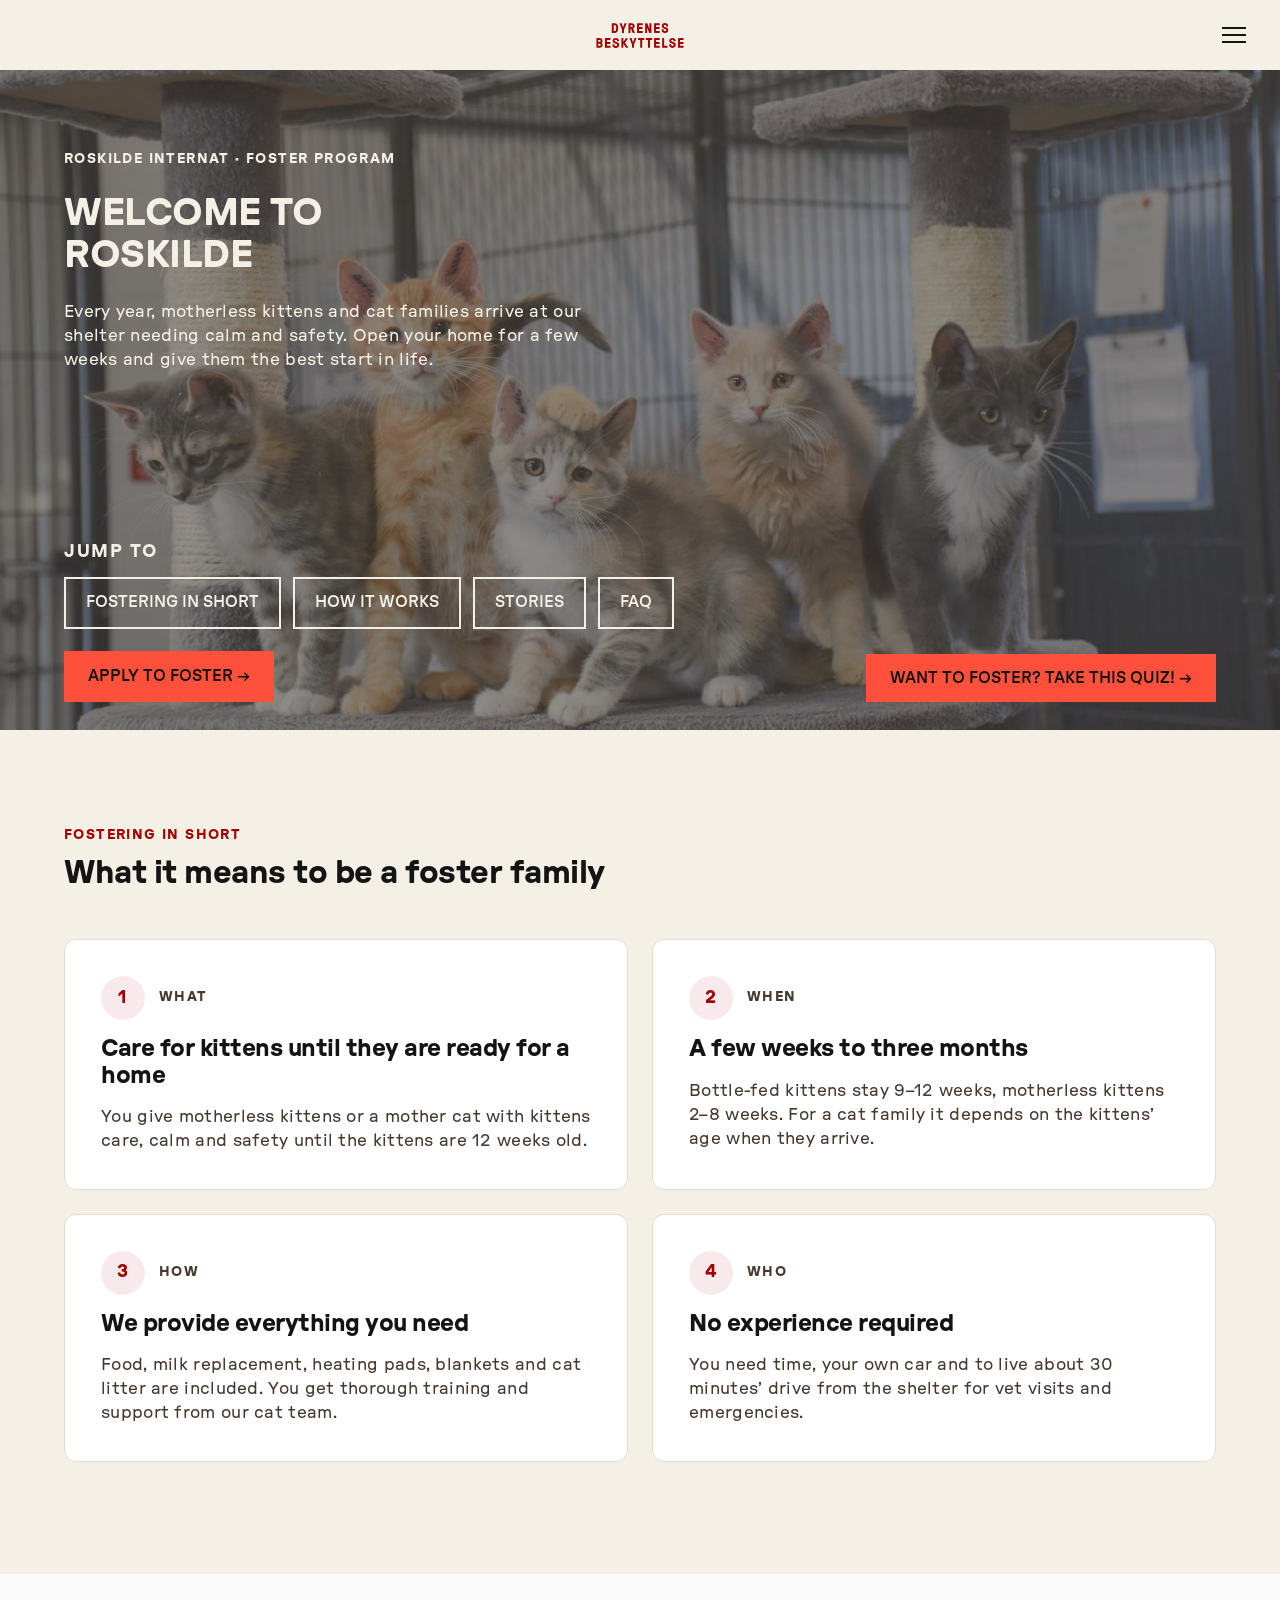
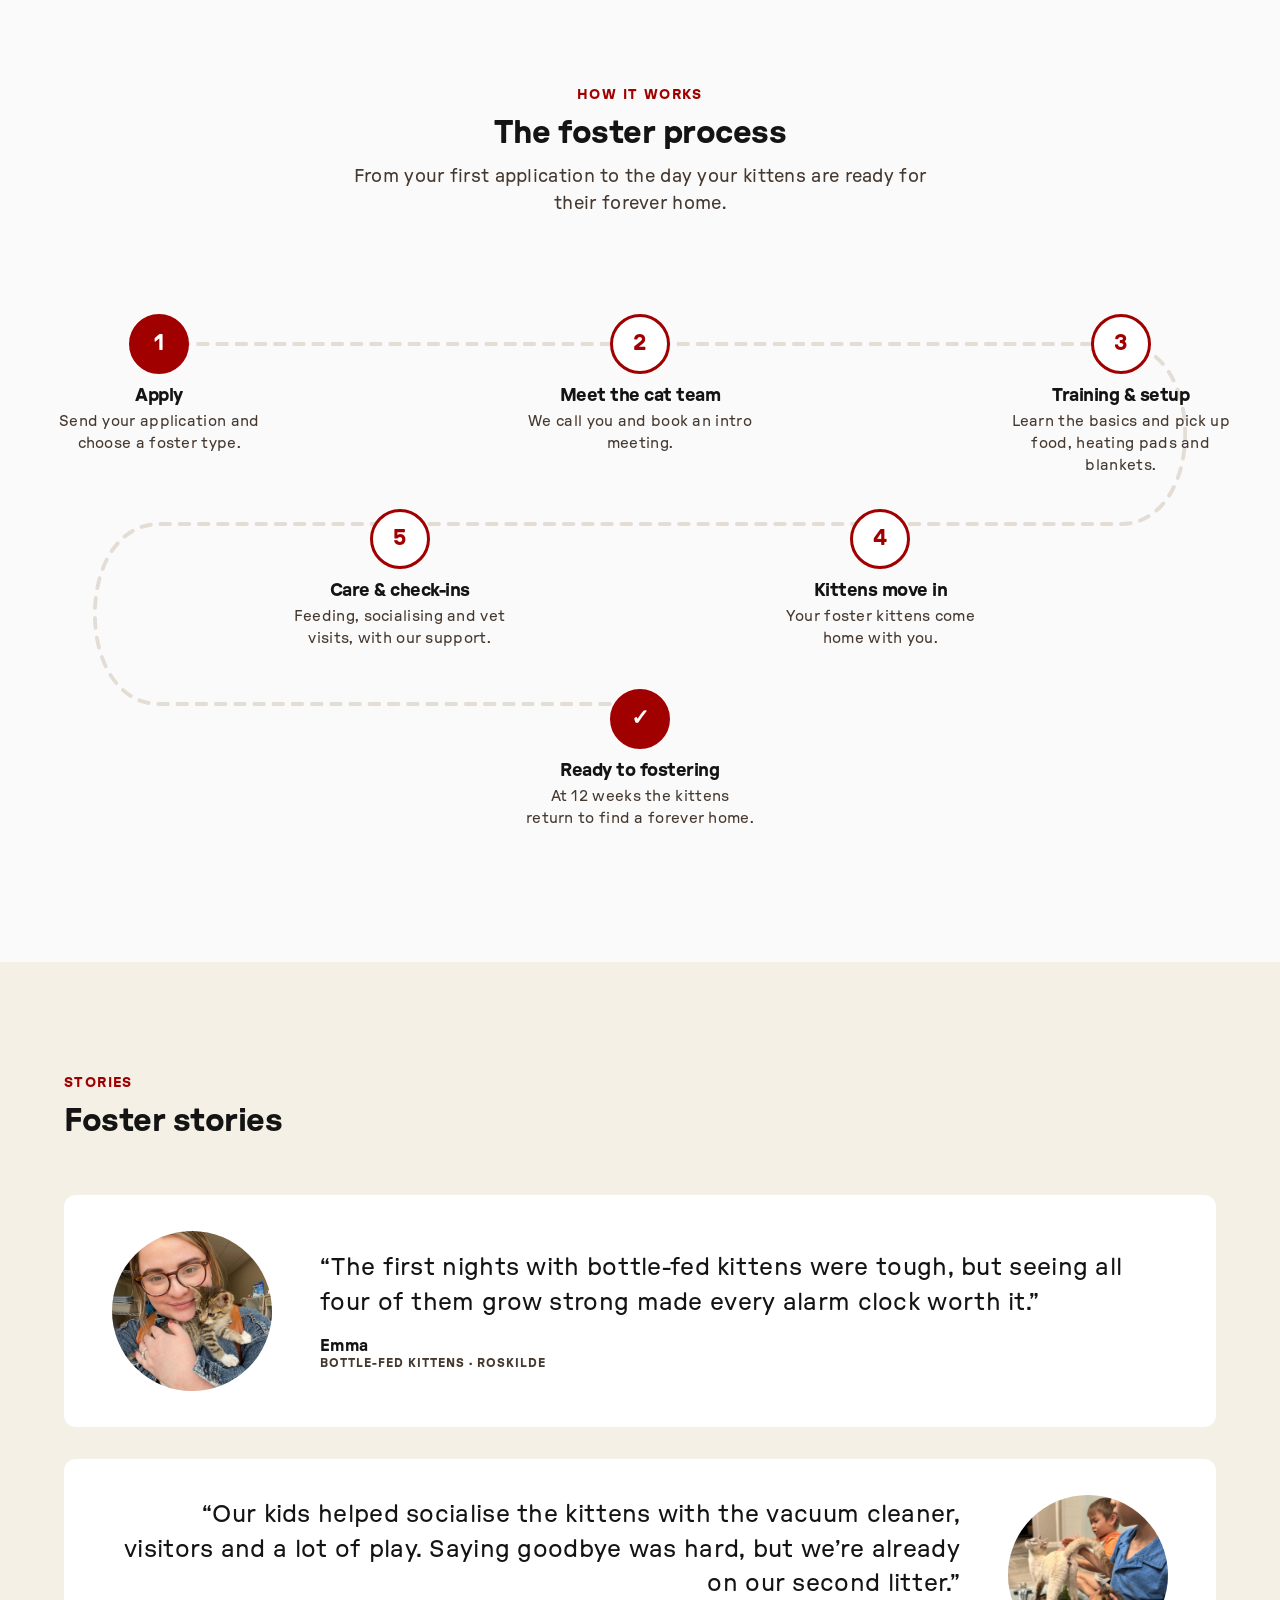
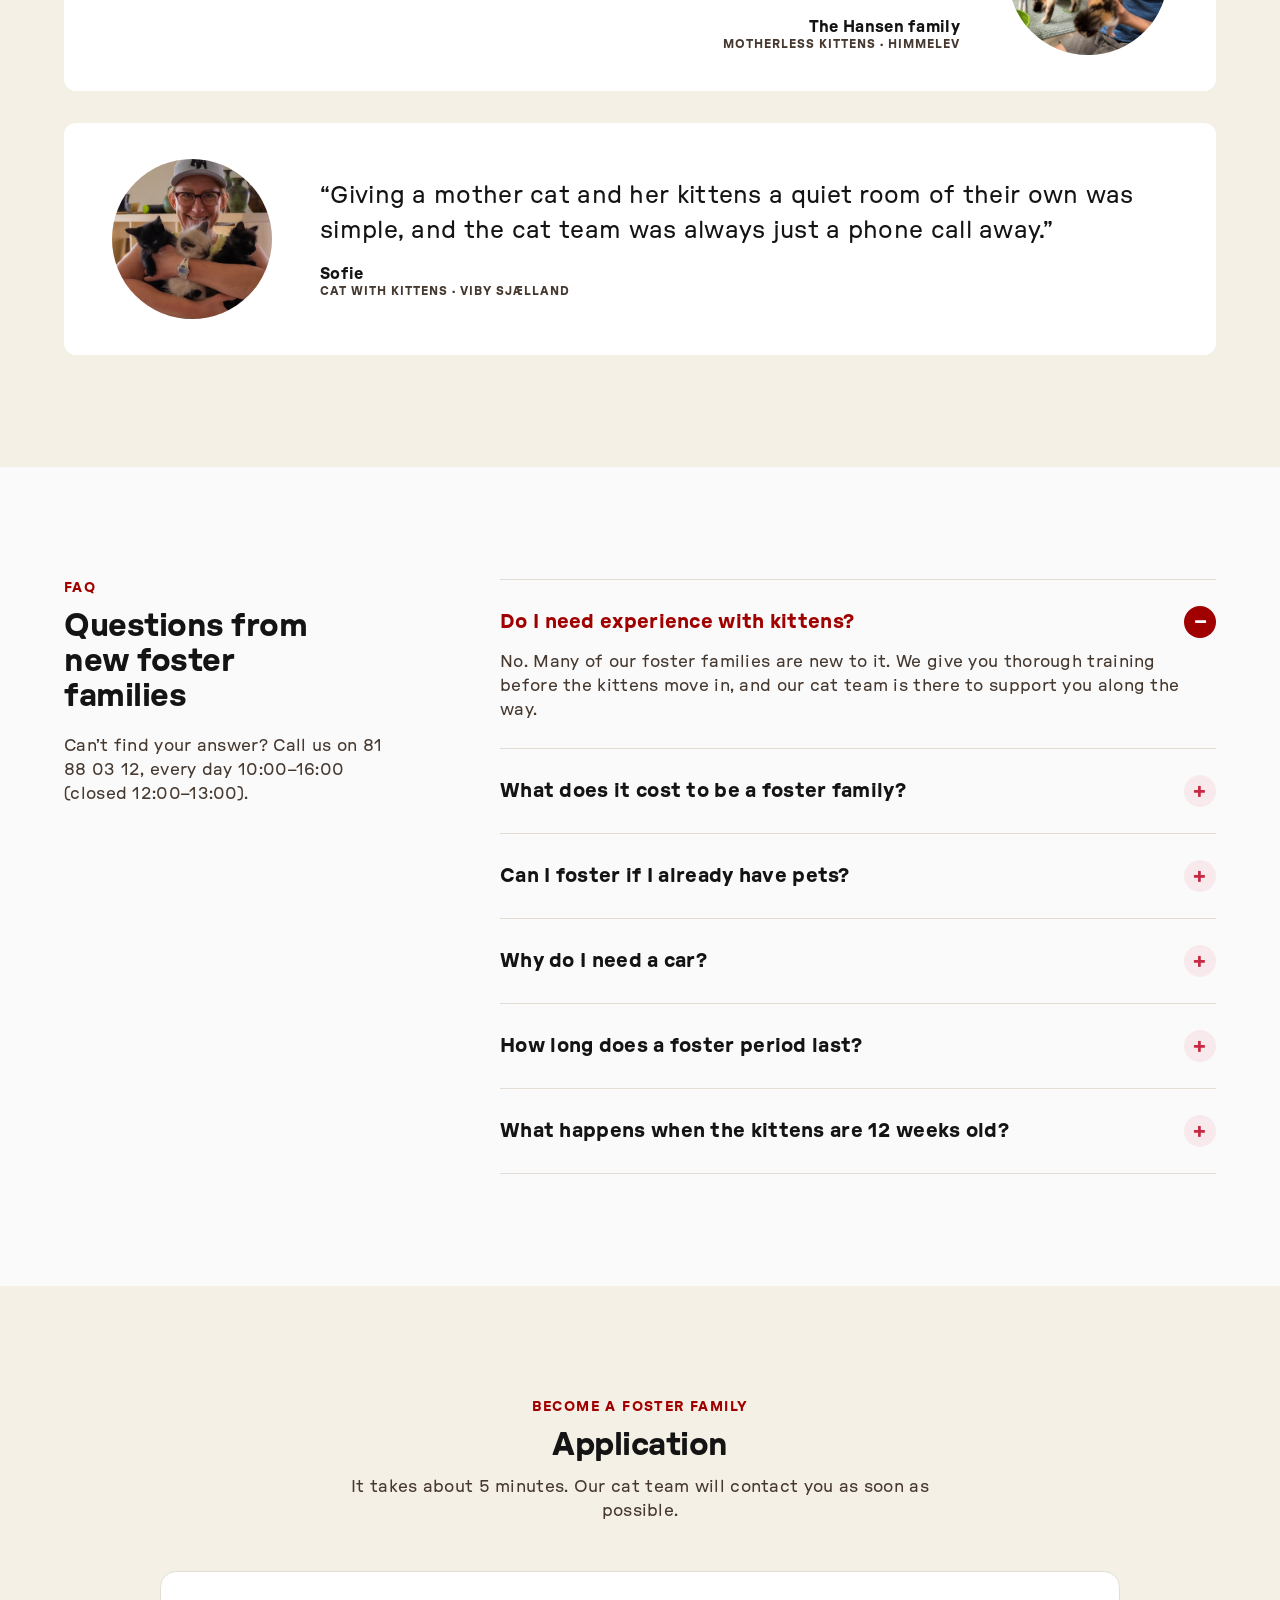
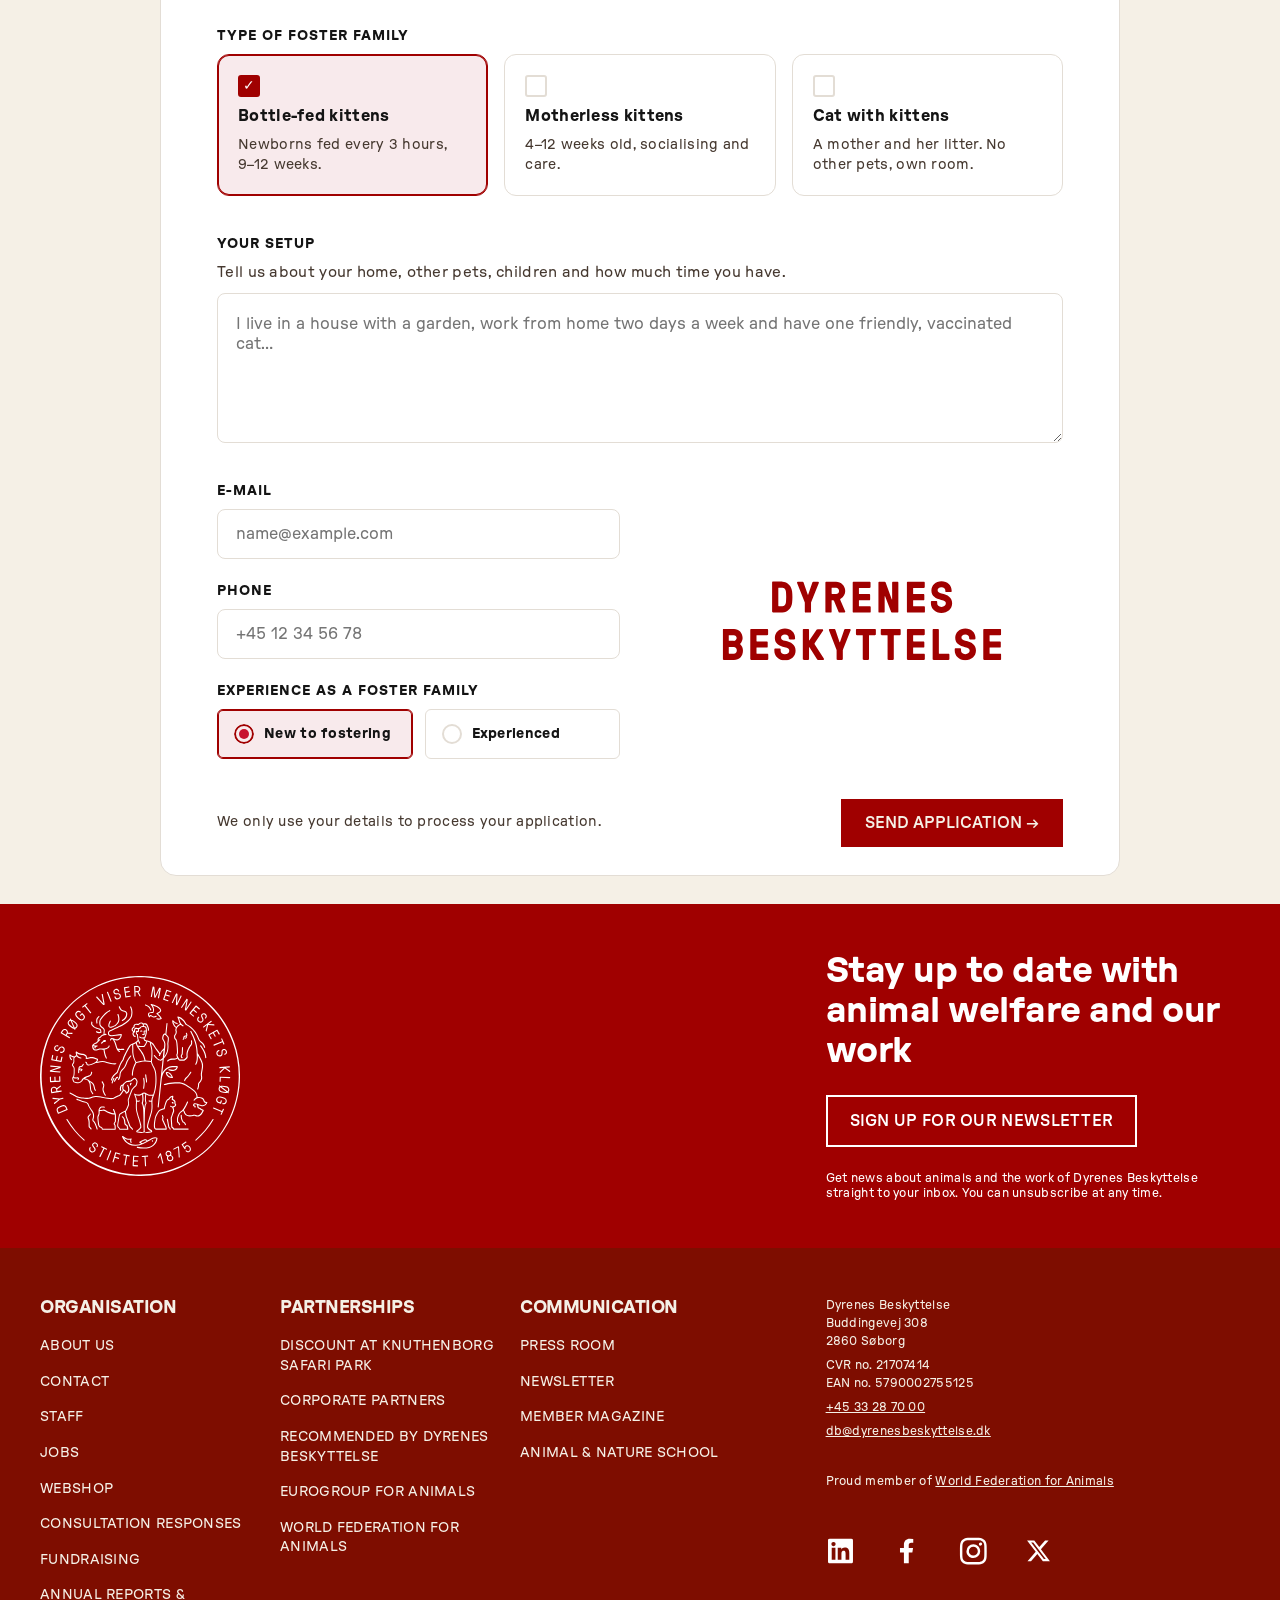
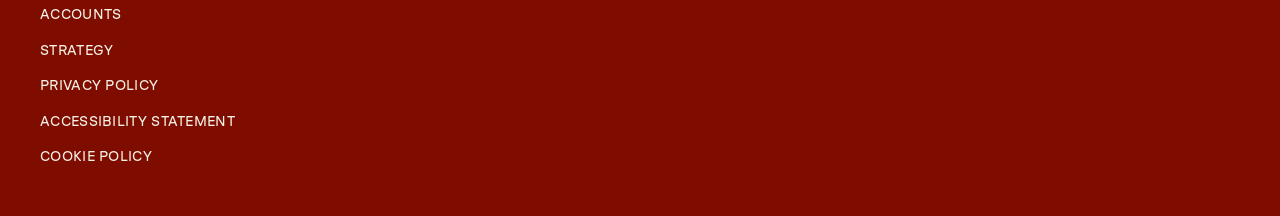
<file: index.html>
<!doctype html>
<html lang="en">
<head>
  <meta charset="utf-8">
  <meta name="viewport" content="width=device-width, initial-scale=1">
  <meta name="description" content="Open your home to kittens in need through Roskilde Internat's foster programme.">
  <title>Foster family | Roskilde Internat</title>
  <link rel="preload" href="assets/fonts/GT-Pressura-Extended-Regular.woff2" as="font" type="font/woff2" crossorigin>
  <link rel="stylesheet" href="styles.css?v=20260922-2">
  <link rel="stylesheet" href="brand.css?v=20260922-1">
  <link rel="stylesheet" href="quiz-themes.css?v=20260922-1">
  <script src="script.js?v=20260922-2" defer></script>
</head>
<body>
  <a class="skip-link" href="#main">Skip to content</a>

  <header class="site-header">
    <a class="wordmark" href="https://www.dyrenesbeskyttelse.dk/" aria-label="Dyrenes Beskyttelse home">
      <svg aria-hidden="true" viewBox="0 0 140 40"><use href="assets/brand-icons.svg#logo"></use></svg>
    </a>

    <div class="header-actions">
      <a class="support-button" href="https://www.dyrenesbeskyttelse.dk/stoet-dyrene"><span class="desktop-label">Donate</span><span class="mobile-label">Donate</span></a>
      <span class="language" aria-label="Language"><a href="https://www.dyrenesbeskyttelse.dk/">DK</a><span>/</span><strong>EN</strong></span>
    </div>
    <button class="menu-toggle" type="button" aria-label="Open menu" aria-expanded="false" aria-controls="mobile-menu"><span></span><span></span><span></span></button>
  </header>

  <nav id="mobile-menu" class="mobile-menu" aria-label="Mobile navigation" hidden>
    <a href="https://www.dyrenesbeskyttelse.dk/1812">Animals in need</a>
    <a href="https://www.dyrenesbeskyttelse.dk/adopter-et-dyr">Adoption</a>
    <a href="https://www.dyrenesbeskyttelse.dk/det-kaemper-vi-for">What we fight for</a>
    <a href="https://www.dyrenesbeskyttelse.dk/bliv-frivillig">Get involved</a>
    <a href="https://www.dyrenesbeskyttelse.dk/dyre-naturskolen">Kids &amp; youth</a>
    <a href="https://www.dyrenesbeskyttelse.dk/kontakt">Contact</a>
    <a href="https://shop.dyrenesbeskyttelse.dk/">Webshop</a>
    <span class="language"><a href="https://www.dyrenesbeskyttelse.dk/">DK</a><span>/</span><strong>EN</strong></span>
  </nav>

  <main id="main">
    <section class="hero" aria-labelledby="hero-title">
      <img class="hero-image" src="assets/hero.png" alt="Kittens resting together in a foster home">
      <div class="hero-shade"></div>
      <div class="hero-content page-width">
        <p class="eyebrow light">Roskilde Internat · Foster program</p>
        <h1 id="hero-title">Welcome to<br>Roskilde</h1>
        <p class="hero-intro">Every year, motherless kittens and cat families arrive at our shelter needing calm and safety. Open your home for a few weeks and give them the best start in life.</p>
        <div class="jump-links" aria-label="Jump to page section">
          <span>Jump to</span>
          <a href="#fostering-short">Fostering in short</a>
          <a href="#how-it-works">How it works</a>
          <a href="#stories">Stories</a>
          <a href="#faq">FAQ</a>
        </div>
        <a class="pill-button coral" href="#application">Apply to foster →</a>
      </div>
      <button class="quiz-ribbon" type="button" data-open-quiz>Want to foster? Take this quiz! →</button>
    </section>

    <section id="fostering-short" class="section section-short">
      <div class="page-width">
        <p class="eyebrow red">Fostering in short</p>
        <h2>What it means to be a foster family</h2>
        <div class="facts-grid">
          <article class="fact-card"><span class="fact-number">1</span><p class="fact-label">What</p><h3>Care for kittens until they are ready for a home</h3><p>You give motherless kittens or a mother cat with kittens care, calm and safety until the kittens are 12 weeks old.</p></article>
          <article class="fact-card"><span class="fact-number">2</span><p class="fact-label">When</p><h3>A few weeks to three months</h3><p>Bottle-fed kittens stay 9–12 weeks, motherless kittens 2–8 weeks. For a cat family it depends on the kittens’ age when they arrive.</p></article>
          <article class="fact-card"><span class="fact-number">3</span><p class="fact-label">How</p><h3>We provide everything you need</h3><p>Food, milk replacement, heating pads, blankets and cat litter are included. You get thorough training and support from our cat team.</p></article>
          <article class="fact-card"><span class="fact-number">4</span><p class="fact-label">Who</p><h3>No experience required</h3><p>You need time, your own car and to live about 30 minutes’ drive from the shelter for vet visits and emergencies.</p></article>
        </div>
      </div>
    </section>

    <section id="how-it-works" class="section process-section">
      <div class="page-width narrow-heading">
        <p class="eyebrow red">How it works</p>
        <h2>The foster process</h2>
        <p>From your first application to the day your kittens are ready for their forever home.</p>
      </div>
      <div class="process page-width">
        <img class="process-line" src="assets/foster-path.svg" alt="" aria-hidden="true">
        <ol>
          <li><span>1</span><h3>Apply</h3><p>Send your application and choose a foster type.</p></li>
          <li><span>2</span><h3>Meet the cat team</h3><p>We call you and book an intro meeting.</p></li>
          <li><span>3</span><h3>Training &amp; setup</h3><p>Learn the basics and pick up food, heating pads and blankets.</p></li>
          <li><span>4</span><h3>Kittens move in</h3><p>Your foster kittens come home with you.</p></li>
          <li><span>5</span><h3>Care &amp; check-ins</h3><p>Feeding, socialising and vet visits, with our support.</p></li>
          <li><span>✓</span><h3>Ready to fostering</h3><p>At 12 weeks the kittens return to find a forever home.</p></li>
        </ol>
      </div>
    </section>

    <section id="stories" class="section stories-section">
      <div class="page-width">
        <p class="eyebrow red">Stories</p>
        <h2>Foster stories</h2>
        <div class="stories-list">
          <article class="story-card"><img src="assets/story-emma.png" alt="Emma with a foster kitten"><div><blockquote>“The first nights with bottle-fed kittens were tough, but seeing all four of them grow strong made every alarm clock worth it.”</blockquote><p><strong>Emma</strong><span>Bottle-fed kittens · Roskilde</span></p></div></article>
          <article class="story-card reverse"><img src="assets/story-hansen.png" alt="The Hansen family"><div><blockquote>“Our kids helped socialise the kittens with the vacuum cleaner, visitors and a lot of play. Saying goodbye was hard, but we’re already on our second litter.”</blockquote><p><strong>The Hansen family</strong><span>Motherless kittens · Himmelev</span></p></div></article>
          <article class="story-card"><img src="assets/story-sofie.png" alt="Sofie with a foster cat"><div><blockquote>“Giving a mother cat and her kittens a quiet room of their own was simple, and the cat team was always just a phone call away.”</blockquote><p><strong>Sofie</strong><span>Cat with kittens · Viby Sjælland</span></p></div></article>
        </div>
      </div>
    </section>

    <section id="faq" class="section faq-section">
      <div class="page-width faq-layout">
        <div class="faq-intro">
          <p class="eyebrow red">FAQ</p>
          <h2>Questions from<br>new foster<br>families</h2>
          <p>Can’t find your answer? Call us on <a href="tel:+4581880312">81 88 03 12</a>, every day 10:00–16:00 (closed 12:00–13:00).</p>
        </div>
        <div class="accordion">
          <details open><summary>Do I need experience with kittens?<span aria-hidden="true"></span></summary><p>No. Many of our foster families are new to it. We give you thorough training before the kittens move in, and our cat team is there to support you along the way.</p></details>
          <details><summary>What does it cost to be a foster family?<span aria-hidden="true"></span></summary><p>Nothing. We provide food, milk replacement, heating pads, blankets, cat litter and veterinary care.</p></details>
          <details><summary>Can I foster if I already have pets?<span aria-hidden="true"></span></summary><p>Often, yes. Foster kittens need a separate room, and your own pets must be healthy and vaccinated. Our cat team will assess your setup with you.</p></details>
          <details><summary>Why do I need a car?<span aria-hidden="true"></span></summary><p>You must be able to bring kittens to check-ups and reach a veterinarian quickly if an emergency occurs.</p></details>
          <details><summary>How long does a foster period last?<span aria-hidden="true"></span></summary><p>Depending on the kittens’ age and needs, a foster period lasts from a few weeks to around three months.</p></details>
          <details><summary>What happens when the kittens are 12 weeks old?<span aria-hidden="true"></span></summary><p>They return to the shelter, where they receive their final health checks and are matched with permanent homes.</p></details>
        </div>
      </div>
    </section>

    <section id="application" class="section application-section">
      <div class="page-width application-heading">
        <p class="eyebrow red">Become a foster family</p>
        <h2>Application</h2>
        <p>It takes about 5 minutes. Our cat team will contact you as soon as possible.</p>
      </div>

      <form class="application-form" id="application-form">
        <fieldset class="full-row">
          <legend>Type of foster family</legend>
          <div class="choice-grid">
            <label class="choice-card"><input type="checkbox" name="foster-type" value="Bottle-fed kittens" checked><span class="check-box" aria-hidden="true"></span><strong>Bottle-fed kittens</strong><small>Newborns fed every 3 hours, 9–12 weeks.</small></label>
            <label class="choice-card"><input type="checkbox" name="foster-type" value="Motherless kittens"><span class="check-box" aria-hidden="true"></span><strong>Motherless kittens</strong><small>4–12 weeks old, socialising and care.</small></label>
            <label class="choice-card"><input type="checkbox" name="foster-type" value="Cat with kittens"><span class="check-box" aria-hidden="true"></span><strong>Cat with kittens</strong><small>A mother and her litter. No other pets, own room.</small></label>
          </div>
        </fieldset>

        <label class="full-row field"><span>Your setup</span><small>Tell us about your home, other pets, children and how much time you have.</small><textarea name="setup" rows="4" placeholder="I live in a house with a garden, work from home two days a week and have one friendly, vaccinated cat…" required></textarea></label>
        <div class="contact-brand full-row">
        <div class="contact-fields">
        <label class="field"><span>E-mail</span><input type="email" name="email" placeholder="name@example.com" required></label>
        <label class="field"><span>Phone</span><input type="tel" name="phone" placeholder="+45 12 34 56 78" required></label>

        <fieldset class="field experience-field">
          <legend>Experience as a foster family</legend>
          <div class="radio-row">
            <label><input type="radio" name="experience" value="New to fostering" required checked><span></span>New to fostering</label>
            <label><input type="radio" name="experience" value="Experienced"><span></span>Experienced</label>
          </div>
        </fieldset>
        </div>
        <div class="application-brand">
          <div class="wordmark" role="img" aria-label="Dyrenes Beskyttelse">
            <svg aria-hidden="true" viewBox="0 0 140 40"><use href="assets/brand-icons.svg#logo"></use></svg>
          </div>
        </div>
        </div>

        <div class="form-footer full-row"><p>We only use your details to process your application.</p><button class="primary-button" type="submit">Send application →</button></div>
        <p class="form-status full-row" id="form-status" role="status" aria-live="polite"></p>
      </form>
    </section>
  </main>

  <footer class="site-footer">
    <div class="footer-top"><div class="brand-container footer-top-grid">
      <svg class="footer-emblem" role="img" aria-label="Dyrenes Beskyttelse"><use href="assets/brand-icons.svg#emblem-2"></use></svg>
      <div class="footer-newsletter"><h2>Stay up to date with animal welfare and our work</h2><a class="newsletter-button" href="https://www.dyrenesbeskyttelse.dk/nyhedsbrev">Sign up for our newsletter</a><p>Get news about animals and the work of Dyrenes Beskyttelse straight to your inbox. You can unsubscribe at any time.</p></div>
    </div></div>
    <div class="footer-bottom"><div class="footer-grid brand-container">
      <div class="footer-navigation">
      <section>
        <h2>Organisation</h2>
        <a href="https://www.dyrenesbeskyttelse.dk/om-os">About us</a>
        <a href="https://www.dyrenesbeskyttelse.dk/kontakt">Contact</a>
        <a href="https://www.dyrenesbeskyttelse.dk/medarbejderoversigt">Staff</a>
        <a href="https://dyrenesbeskyttelse.career.emply.com">Jobs</a>
        <a href="https://shop.dyrenesbeskyttelse.dk/">Webshop</a>
        <a href="https://www.dyrenesbeskyttelse.dk/hoeringssvar">Consultation responses</a>
        <a href="https://www.dyrenesbeskyttelse.dk/indsamlinger">Fundraising</a>
        <a href="https://www.dyrenesbeskyttelse.dk/aarsberetninger-aarsregnskaber">Annual reports &amp; accounts</a>
        <a href="https://www.dyrenesbeskyttelse.dk/sites/dyrenesbeskyttelse.dk/files/publikationer/2030-Strategi.pdf">Strategy</a>
        <a href="https://www.dyrenesbeskyttelse.dk/privatlivspolitik">Privacy policy</a>
        <a href="https://www.dyrenesbeskyttelse.dk/tilgaengelighedserklaering">Accessibility statement</a>
        <a href="https://www.dyrenesbeskyttelse.dk/cookiepolitik">Cookie policy</a>
      </section>
      <section>
        <h2>Partnerships</h2>
        <a href="https://www.dyrenesbeskyttelse.dk/knuthenborg-entre">Discount at Knuthenborg Safari Park</a>
        <a href="https://www.dyrenesbeskyttelse.dk/erhvervspartnere">Corporate partners</a>
        <a href="https://www.dyrenesbeskyttelse.dk/anbefalet-af-dyrenes-beskyttelse">Recommended by Dyrenes Beskyttelse</a>
        <a href="https://www.dyrenesbeskyttelse.dk/eurogroup-for-animals">Eurogroup for Animals</a>
        <a href="https://www.dyrenesbeskyttelse.dk/world-federation-for-animals">World Federation for Animals</a>
      </section>
      <section><h2>Communication</h2><a href="https://www.dyrenesbeskyttelse.dk/presserum">Press room</a><a href="https://www.dyrenesbeskyttelse.dk/nyhedsbrev">Newsletter</a><a href="https://www.dyrenesbeskyttelse.dk/medlemsblad">Member magazine</a><a href="https://www.dyrenesbeskyttelse.dk/dyre-naturskolen">Animal &amp; Nature School</a></section>
      </div>
      <section class="contact"><address>Dyrenes Beskyttelse<br>Buddingevej 308<br>2860 Søborg</address><p>CVR no. 21707414<br>EAN no. 5790002755125</p><a href="tel:+4533287000">+45 33 28 70 00</a><a href="mailto:db@dyrenesbeskyttelse.dk">db@dyrenesbeskyttelse.dk</a><p class="membership">Proud member of <a href="https://www.wfa.org">World Federation for Animals</a></p><div class="socials"><a href="https://www.linkedin.com/company/dyrenes-beskyttelse" aria-label="LinkedIn"><svg aria-hidden="true"><use href="assets/social-icons.svg#adapt-linkedin"></use></svg></a><a href="https://www.facebook.com/DyrenesBeskyttelse" aria-label="Facebook"><svg aria-hidden="true"><use href="assets/social-icons.svg#adapt-facebook"></use></svg></a><a href="https://www.instagram.com/dyrenesbeskyttelse/" aria-label="Instagram"><svg aria-hidden="true"><use href="assets/social-icons.svg#adapt-instagram"></use></svg></a><a href="https://twitter.com/dyrbeskyt" aria-label="X"><svg aria-hidden="true"><use href="assets/social-icons.svg#adapt-twitter"></use></svg></a></div></section>
    </div></div>
  </footer>

  <div class="quiz-page" id="quiz-page" hidden>
    <div class="quiz-shell">
      <section class="quiz-content" id="quiz-content">
        <div class="quiz-title"><h2 id="quiz-title">Take the test!</h2><p>Answer 10 questions to see whether fostering could be right for you.</p></div>
        <div class="progress" id="quiz-progress" aria-label="Survey progress"></div>
        <article class="question-card" aria-live="polite"><p class="question-count" id="question-count"></p><h3 id="question-text" tabindex="-1"></h3></article>
        <button class="quiz-back" id="quiz-back" type="button">← Back</button>
        <div class="quiz-answers"><button type="button" data-answer="yes">Yes</button><button type="button" data-answer="no">No</button></div>
      </section>
      <section class="quiz-result" id="quiz-result" hidden></section>
    </div>
  </div>
</body>
</html>
</file>
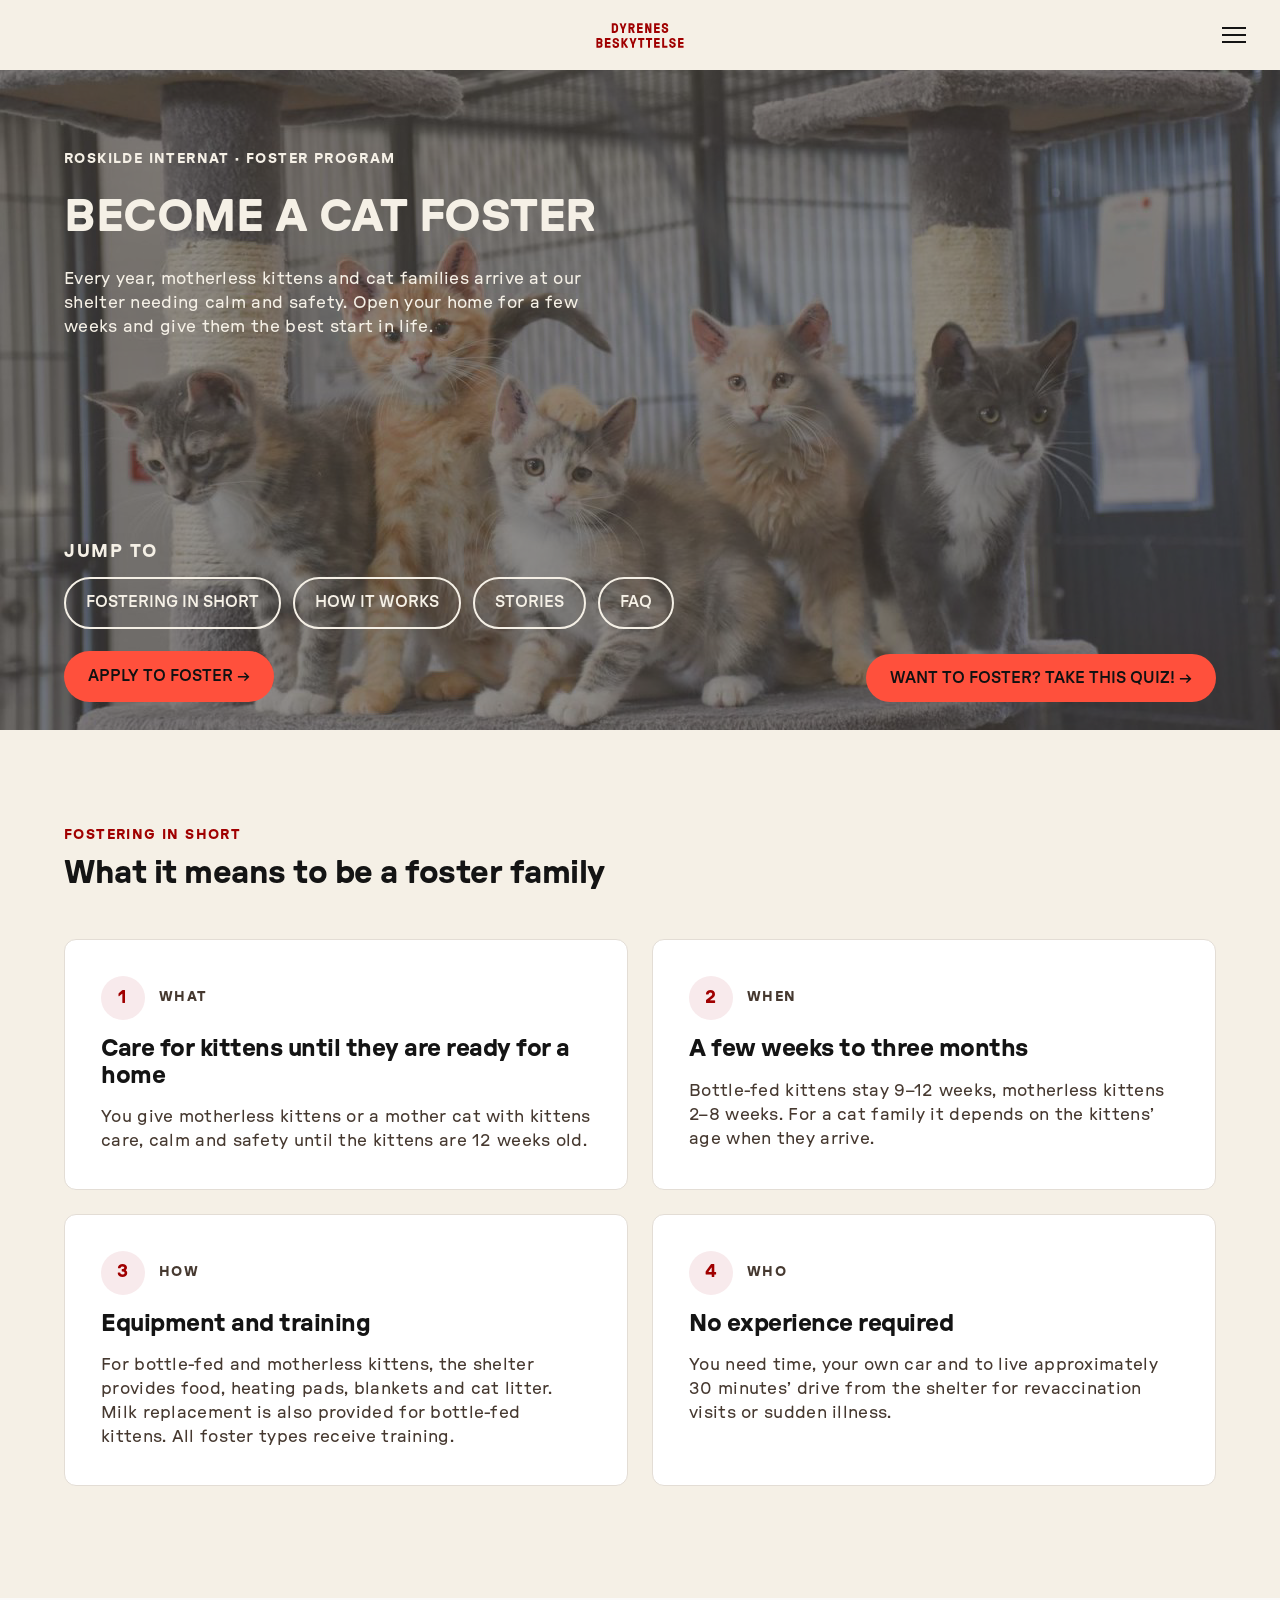
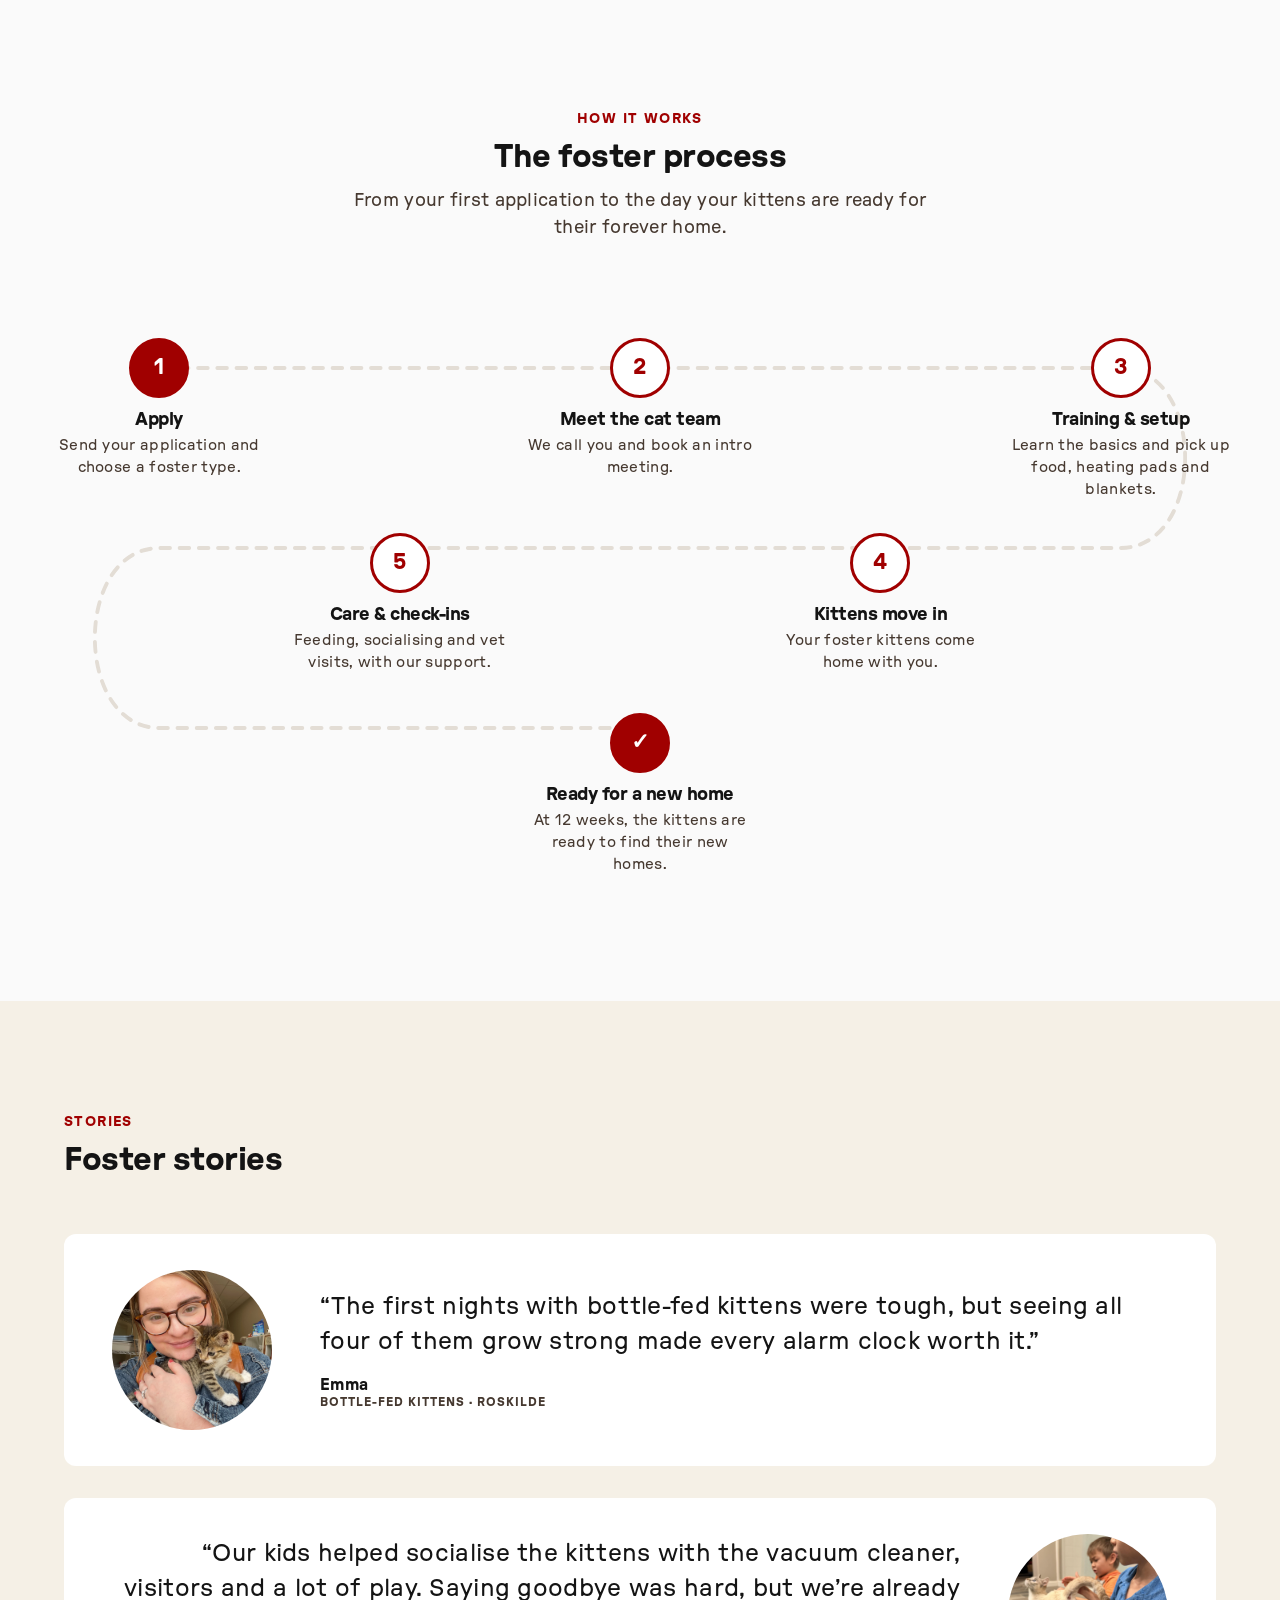
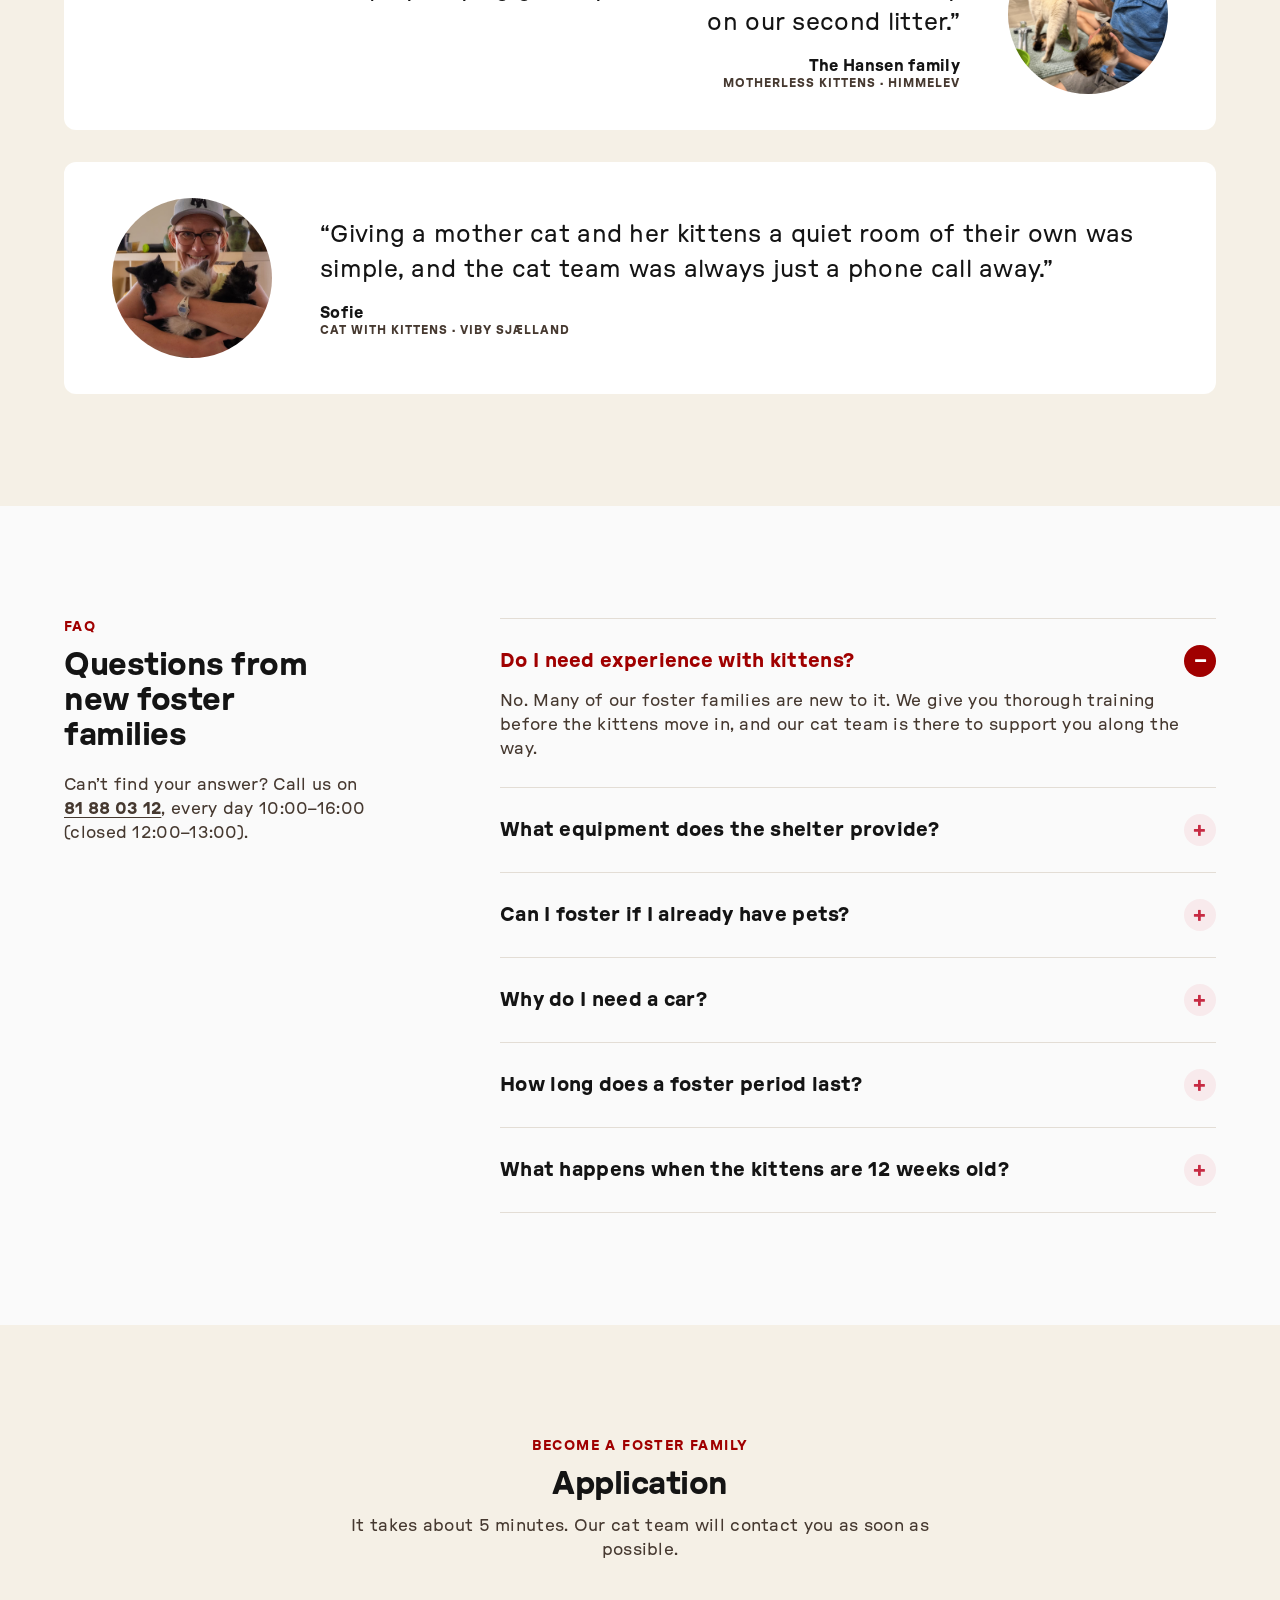
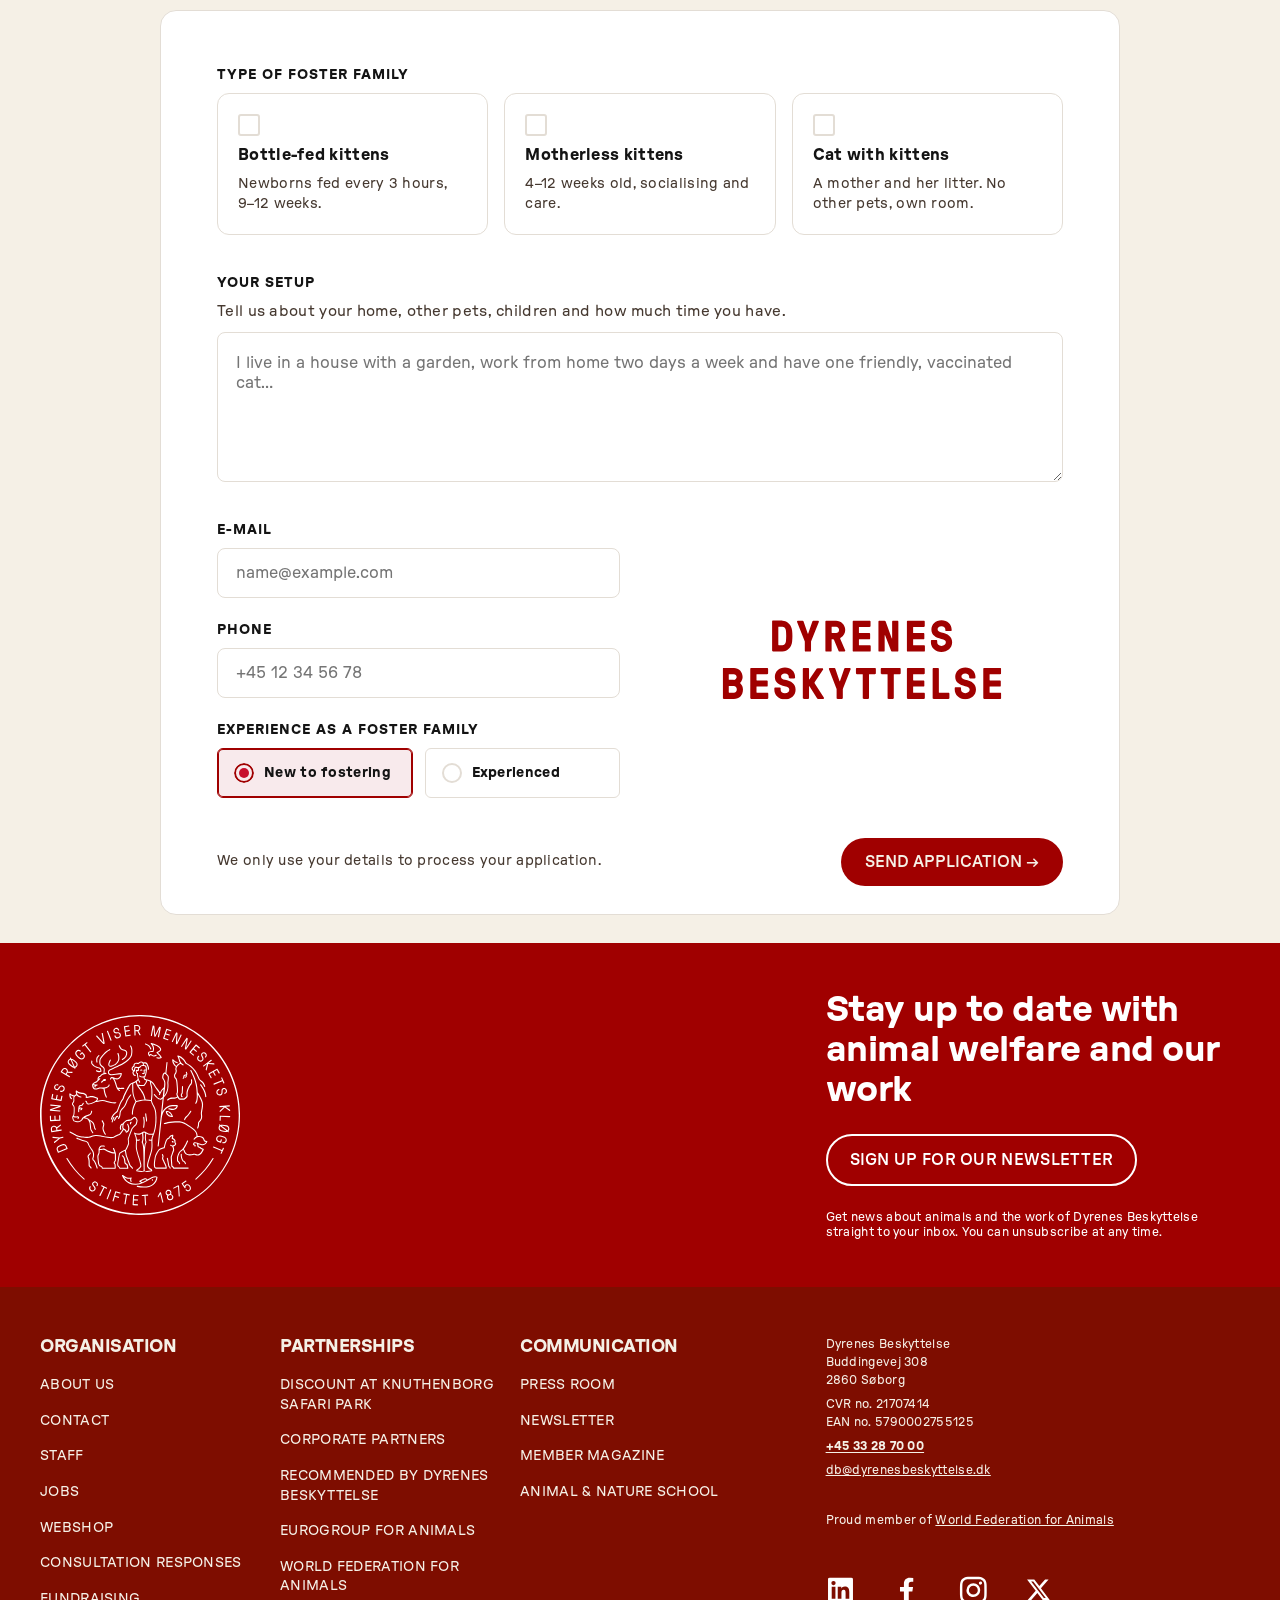
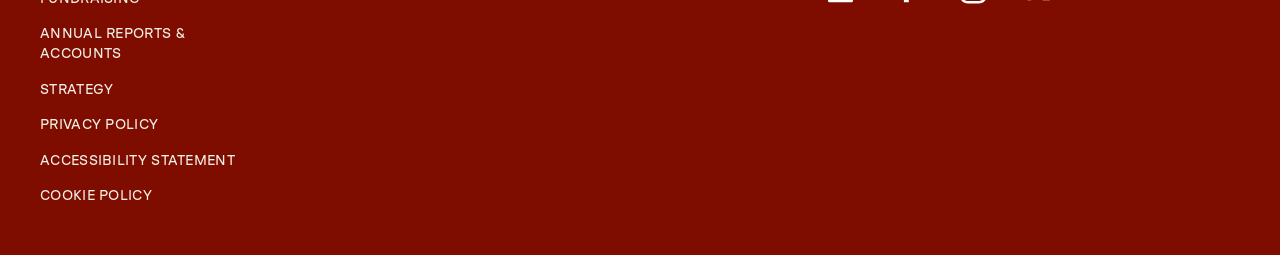
<file: alternatives/A-prefilled-message/index.html>
<!doctype html>
<html lang="en">
<head>
  <meta charset="utf-8">
  <meta name="viewport" content="width=device-width, initial-scale=1">
  <meta name="description" content="Open your home to kittens in need through Roskilde Internat's foster programme.">
  <title>[A] Foster family | Roskilde Internat</title>
  <link rel="preload" href="assets/fonts/GT-Pressura-Extended-Regular.woff2" as="font" type="font/woff2" crossorigin>
  <link rel="stylesheet" href="styles.css?v=20260922-4">
  <link rel="stylesheet" href="brand.css?v=20260922-5">
  <link rel="stylesheet" href="quiz-themes.css?v=20260922-4">
  <link rel="stylesheet" href="handoff.css?v=20260923-1">
  <script src="script.js?v=20260923-1" defer></script>
</head>
<body>
  <a class="skip-link" href="#main">Skip to content</a>

  <header class="site-header">
    <a class="wordmark" href="https://www.dyrenesbeskyttelse.dk/" aria-label="Dyrenes Beskyttelse home">
      <svg aria-hidden="true" viewBox="0 0 140 40"><use href="assets/brand-icons.svg#logo"></use></svg>
    </a>

    <div class="header-actions">
      <a class="support-button" href="https://www.dyrenesbeskyttelse.dk/stoet-dyrene"><span class="desktop-label">Donate</span><span class="mobile-label">Donate</span></a>
      <span class="language" aria-label="Language"><a href="https://www.dyrenesbeskyttelse.dk/">DK</a><span>/</span><strong>EN</strong></span>
    </div>
    <button class="menu-toggle" type="button" aria-label="Open menu" aria-expanded="false" aria-controls="mobile-menu"><span></span><span></span><span></span></button>
  </header>

  <nav id="mobile-menu" class="mobile-menu" aria-label="Mobile navigation" hidden>
    <a href="https://www.dyrenesbeskyttelse.dk/1812">Animals in need</a>
    <a href="https://www.dyrenesbeskyttelse.dk/adopter-et-dyr">Adoption</a>
    <a href="https://www.dyrenesbeskyttelse.dk/det-kaemper-vi-for">What we fight for</a>
    <a href="https://www.dyrenesbeskyttelse.dk/bliv-frivillig">Get involved</a>
    <a href="https://www.dyrenesbeskyttelse.dk/dyre-naturskolen">Kids &amp; youth</a>
    <a href="https://www.dyrenesbeskyttelse.dk/kontakt">Contact</a>
    <a href="https://shop.dyrenesbeskyttelse.dk/">Webshop</a>
    <span class="language"><a href="https://www.dyrenesbeskyttelse.dk/">DK</a><span>/</span><strong>EN</strong></span>
  </nav>

  <main id="main">
    <section class="hero" aria-labelledby="hero-title">
      <img class="hero-image" src="assets/hero.png" alt="Kittens resting together in a foster home">
      <div class="hero-shade"></div>
      <div class="hero-content page-width">
        <p class="eyebrow light">Roskilde Internat · Foster program</p>
        <h1 id="hero-title">Become a cat foster</h1>
        <p class="hero-intro">Every year, motherless kittens and cat families arrive at our shelter needing calm and safety. Open your home for a few weeks and give them the best start in life.</p>
        <div class="jump-links" aria-label="Jump to page section">
          <span>Jump to</span>
          <a href="#fostering-short">Fostering in short</a>
          <a href="#how-it-works">How it works</a>
          <a href="#stories">Stories</a>
          <a href="#faq">FAQ</a>
        </div>
        <a class="pill-button coral" href="#application">Apply to foster →</a>
      </div>
      <button class="quiz-ribbon" type="button" data-open-quiz>Want to foster? Take this quiz! →</button>
    </section>

    <section id="fostering-short" class="section section-short">
      <div class="page-width">
        <p class="eyebrow red">Fostering in short</p>
        <h2>What it means to be a foster family</h2>
        <div class="facts-grid">
          <article class="fact-card"><span class="fact-number">1</span><p class="fact-label">What</p><h3>Care for kittens until they are ready for a home</h3><p>You give motherless kittens or a mother cat with kittens care, calm and safety until the kittens are 12 weeks old.</p></article>
          <article class="fact-card"><span class="fact-number">2</span><p class="fact-label">When</p><h3>A few weeks to three months</h3><p>Bottle-fed kittens stay 9–12 weeks, motherless kittens 2–8 weeks. For a cat family it depends on the kittens’ age when they arrive.</p></article>
          <article class="fact-card"><span class="fact-number">3</span><p class="fact-label">How</p><h3>Equipment and training</h3><p>For bottle-fed and motherless kittens, the shelter provides food, heating pads, blankets and cat litter. Milk replacement is also provided for bottle-fed kittens. All foster types receive training.</p></article>
          <article class="fact-card"><span class="fact-number">4</span><p class="fact-label">Who</p><h3>No experience required</h3><p>You need time, your own car and to live approximately 30 minutes’ drive from the shelter for revaccination visits or sudden illness.</p></article>
        </div>
      </div>
    </section>

    <section id="how-it-works" class="section process-section">
      <div class="page-width narrow-heading">
        <p class="eyebrow red">How it works</p>
        <h2>The foster process</h2>
        <p>From your first application to the day your kittens are ready for their forever home.</p>
      </div>
      <div class="process page-width">
        <img class="process-line" src="assets/foster-path.svg" alt="" aria-hidden="true">
        <ol>
          <li><span>1</span><h3>Apply</h3><p>Send your application and choose a foster type.</p></li>
          <li><span>2</span><h3>Meet the cat team</h3><p>We call you and book an intro meeting.</p></li>
          <li><span>3</span><h3>Training &amp; setup</h3><p>Learn the basics and pick up food, heating pads and blankets.</p></li>
          <li><span>4</span><h3>Kittens move in</h3><p>Your foster kittens come home with you.</p></li>
          <li><span>5</span><h3>Care &amp; check-ins</h3><p>Feeding, socialising and vet visits, with our support.</p></li>
          <li><span>✓</span><h3>Ready for a new home</h3><p>At 12 weeks, the kittens are ready to find their new homes.</p></li>
        </ol>
      </div>
    </section>

    <section id="stories" class="section stories-section">
      <div class="page-width">
        <p class="eyebrow red">Stories</p>
        <h2>Foster stories</h2>
        <div class="stories-list">
          <article class="story-card"><img src="assets/story-emma.png" alt="Emma with a foster kitten"><div><blockquote>“The first nights with bottle-fed kittens were tough, but seeing all four of them grow strong made every alarm clock worth it.”</blockquote><p><strong>Emma</strong><span>Bottle-fed kittens · Roskilde</span></p></div></article>
          <article class="story-card reverse"><img src="assets/story-hansen.png" alt="The Hansen family"><div><blockquote>“Our kids helped socialise the kittens with the vacuum cleaner, visitors and a lot of play. Saying goodbye was hard, but we’re already on our second litter.”</blockquote><p><strong>The Hansen family</strong><span>Motherless kittens · Himmelev</span></p></div></article>
          <article class="story-card"><img src="assets/story-sofie.png" alt="Sofie with a foster cat"><div><blockquote>“Giving a mother cat and her kittens a quiet room of their own was simple, and the cat team was always just a phone call away.”</blockquote><p><strong>Sofie</strong><span>Cat with kittens · Viby Sjælland</span></p></div></article>
        </div>
      </div>
    </section>

    <section id="faq" class="section faq-section">
      <div class="page-width faq-layout">
        <div class="faq-intro">
          <p class="eyebrow red">FAQ</p>
          <h2>Questions from<br>new foster<br>families</h2>
          <p>Can’t find your answer? Call us on <a href="tel:+4581880312">81 88 03 12</a>, every day 10:00–16:00 (closed 12:00–13:00).</p>
        </div>
        <div class="accordion">
          <details open><summary>Do I need experience with kittens?<span aria-hidden="true"></span></summary><p>No. Many of our foster families are new to it. We give you thorough training before the kittens move in, and our cat team is there to support you along the way.</p></details>
          <details><summary>What equipment does the shelter provide?<span aria-hidden="true"></span></summary><p>For bottle-fed and motherless kittens, the shelter provides food, heating pads, blankets and cat litter. Milk replacement is also provided for bottle-fed kittens. Discuss the supplies for a mother cat with kittens with the cat team.</p></details>
          <details><summary>Can I foster if I already have pets?<span aria-hidden="true"></span></summary><p>For bottle-fed and motherless kittens, other animals are allowed if they are vaccinated and non-aggressive towards other animals. For a mother cat with kittens, there must be no other animals in the home, and the cat family must have a separate room where they can rest quietly.</p></details>
          <details><summary>Why do I need a car?<span aria-hidden="true"></span></summary><p>You need your own car for trips to the veterinary clinic for revaccination or sudden illness. The shelter asks foster families to live a reasonable distance away, approximately 30 minutes’ drive.</p></details>
          <details><summary>How long does a foster period last?<span aria-hidden="true"></span></summary><p>Depending on the kittens’ age and needs, a foster period lasts from a few weeks to around three months.</p></details>
          <details><summary>What happens when the kittens are 12 weeks old?<span aria-hidden="true"></span></summary><p>At 12 weeks, the kittens are ready to find their new homes.</p></details>
        </div>
      </div>
    </section>

    <section id="application" class="section application-section">
      <div class="page-width application-heading">
        <p class="eyebrow red">Become a foster family</p>
        <h2>Application</h2>
        <p>It takes about 5 minutes. Our cat team will contact you as soon as possible.</p>
      </div>

      <form class="application-form" id="application-form">
        <fieldset class="full-row">
          <legend>Type of foster family</legend>
          <div class="choice-grid">
            <label class="choice-card"><input type="checkbox" name="foster-type" value="Bottle-fed kittens"><span class="check-box" aria-hidden="true"></span><strong>Bottle-fed kittens</strong><small>Newborns fed every 3 hours, 9–12 weeks.</small></label>
            <label class="choice-card"><input type="checkbox" name="foster-type" value="Motherless kittens"><span class="check-box" aria-hidden="true"></span><strong>Motherless kittens</strong><small>4–12 weeks old, socialising and care.</small></label>
            <label class="choice-card"><input type="checkbox" name="foster-type" value="Cat with kittens"><span class="check-box" aria-hidden="true"></span><strong>Cat with kittens</strong><small>A mother and her litter. No other pets, own room.</small></label>
          </div>
        </fieldset>

        <label class="full-row field"><span>Your setup</span><small>Tell us about your home, other pets, children and how much time you have.</small><textarea name="setup" rows="4" placeholder="I live in a house with a garden, work from home two days a week and have one friendly, vaccinated cat…" required></textarea></label>
        <div class="contact-brand full-row">
        <div class="contact-fields">
        <label class="field"><span>E-mail</span><input type="email" name="email" placeholder="name@example.com" required></label>
        <label class="field"><span>Phone</span><input type="tel" name="phone" placeholder="+45 12 34 56 78" required></label>

        <fieldset class="field experience-field">
          <legend>Experience as a foster family</legend>
          <div class="radio-row">
            <label><input type="radio" name="experience" value="New to fostering" required checked><span></span>New to fostering</label>
            <label><input type="radio" name="experience" value="Experienced"><span></span>Experienced</label>
          </div>
        </fieldset>
        </div>
        <div class="application-brand">
          <div class="wordmark" role="img" aria-label="Dyrenes Beskyttelse">
            <svg aria-hidden="true" viewBox="0 0 140 40"><use href="assets/brand-icons.svg#logo"></use></svg>
          </div>
        </div>
        </div>

        <div class="form-footer full-row"><p>We only use your details to process your application.</p><button class="primary-button" type="submit">Send application →</button></div>
        <p class="form-status full-row" id="form-status" role="status" aria-live="polite"></p>
      </form>
    </section>
  </main>

  <footer class="site-footer">
    <div class="footer-top"><div class="brand-container footer-top-grid">
      <svg class="footer-emblem" role="img" aria-label="Dyrenes Beskyttelse"><use href="assets/brand-icons.svg#emblem-2"></use></svg>
      <div class="footer-newsletter"><h2>Stay up to date with animal welfare and our work</h2><a class="newsletter-button" href="https://www.dyrenesbeskyttelse.dk/nyhedsbrev">Sign up for our newsletter</a><p>Get news about animals and the work of Dyrenes Beskyttelse straight to your inbox. You can unsubscribe at any time.</p></div>
    </div></div>
    <div class="footer-bottom"><div class="footer-grid brand-container">
      <div class="footer-navigation">
      <section>
        <h2>Organisation</h2>
        <a href="https://www.dyrenesbeskyttelse.dk/om-os">About us</a>
        <a href="https://www.dyrenesbeskyttelse.dk/kontakt">Contact</a>
        <a href="https://www.dyrenesbeskyttelse.dk/medarbejderoversigt">Staff</a>
        <a href="https://dyrenesbeskyttelse.career.emply.com">Jobs</a>
        <a href="https://shop.dyrenesbeskyttelse.dk/">Webshop</a>
        <a href="https://www.dyrenesbeskyttelse.dk/hoeringssvar">Consultation responses</a>
        <a href="https://www.dyrenesbeskyttelse.dk/indsamlinger">Fundraising</a>
        <a href="https://www.dyrenesbeskyttelse.dk/aarsberetninger-aarsregnskaber">Annual reports &amp; accounts</a>
        <a href="https://www.dyrenesbeskyttelse.dk/sites/dyrenesbeskyttelse.dk/files/publikationer/2030-Strategi.pdf">Strategy</a>
        <a href="https://www.dyrenesbeskyttelse.dk/privatlivspolitik">Privacy policy</a>
        <a href="https://www.dyrenesbeskyttelse.dk/tilgaengelighedserklaering">Accessibility statement</a>
        <a href="https://www.dyrenesbeskyttelse.dk/cookiepolitik">Cookie policy</a>
      </section>
      <section>
        <h2>Partnerships</h2>
        <a href="https://www.dyrenesbeskyttelse.dk/knuthenborg-entre">Discount at Knuthenborg Safari Park</a>
        <a href="https://www.dyrenesbeskyttelse.dk/erhvervspartnere">Corporate partners</a>
        <a href="https://www.dyrenesbeskyttelse.dk/anbefalet-af-dyrenes-beskyttelse">Recommended by Dyrenes Beskyttelse</a>
        <a href="https://www.dyrenesbeskyttelse.dk/eurogroup-for-animals">Eurogroup for Animals</a>
        <a href="https://www.dyrenesbeskyttelse.dk/world-federation-for-animals">World Federation for Animals</a>
      </section>
      <section><h2>Communication</h2><a href="https://www.dyrenesbeskyttelse.dk/presserum">Press room</a><a href="https://www.dyrenesbeskyttelse.dk/nyhedsbrev">Newsletter</a><a href="https://www.dyrenesbeskyttelse.dk/medlemsblad">Member magazine</a><a href="https://www.dyrenesbeskyttelse.dk/dyre-naturskolen">Animal &amp; Nature School</a></section>
      </div>
      <section class="contact"><address>Dyrenes Beskyttelse<br>Buddingevej 308<br>2860 Søborg</address><p>CVR no. 21707414<br>EAN no. 5790002755125</p><a href="tel:+4533287000">+45 33 28 70 00</a><a href="mailto:db@dyrenesbeskyttelse.dk">db@dyrenesbeskyttelse.dk</a><p class="membership">Proud member of <a href="https://www.wfa.org">World Federation for Animals</a></p><div class="socials"><a href="https://www.linkedin.com/company/dyrenes-beskyttelse" aria-label="LinkedIn"><svg aria-hidden="true"><use href="assets/social-icons.svg#adapt-linkedin"></use></svg></a><a href="https://www.facebook.com/DyrenesBeskyttelse" aria-label="Facebook"><svg aria-hidden="true"><use href="assets/social-icons.svg#adapt-facebook"></use></svg></a><a href="https://www.instagram.com/dyrenesbeskyttelse/" aria-label="Instagram"><svg aria-hidden="true"><use href="assets/social-icons.svg#adapt-instagram"></use></svg></a><a href="https://twitter.com/dyrbeskyt" aria-label="X"><svg aria-hidden="true"><use href="assets/social-icons.svg#adapt-twitter"></use></svg></a></div></section>
    </div></div>
  </footer>

  <div class="quiz-page" id="quiz-page" hidden>
    <div class="quiz-shell">
      <section class="quiz-content" id="quiz-content">
        <div class="quiz-title"><h2 id="quiz-title">Explore fostering</h2><p>Answer 10 questions to prepare for a conversation with the cat team. Requirements differ by foster type; this quiz does not approve or reject applicants.</p></div>
        <div class="progress" id="quiz-progress" aria-label="Survey progress"></div>
        <article class="question-card" aria-live="polite"><p class="question-count" id="question-count"></p><h3 id="question-text" tabindex="-1" aria-describedby="question-help"></h3><p id="question-help" hidden></p></article>
        <button class="quiz-back" id="quiz-back" type="button">← Back</button>
        <div class="quiz-answers"><button type="button" data-answer="yes">Yes</button><button type="button" data-answer="no">No</button></div>
      </section>
      <section class="quiz-result" id="quiz-result" hidden></section>
    </div>
  </div>
</body>
</html>
</file>
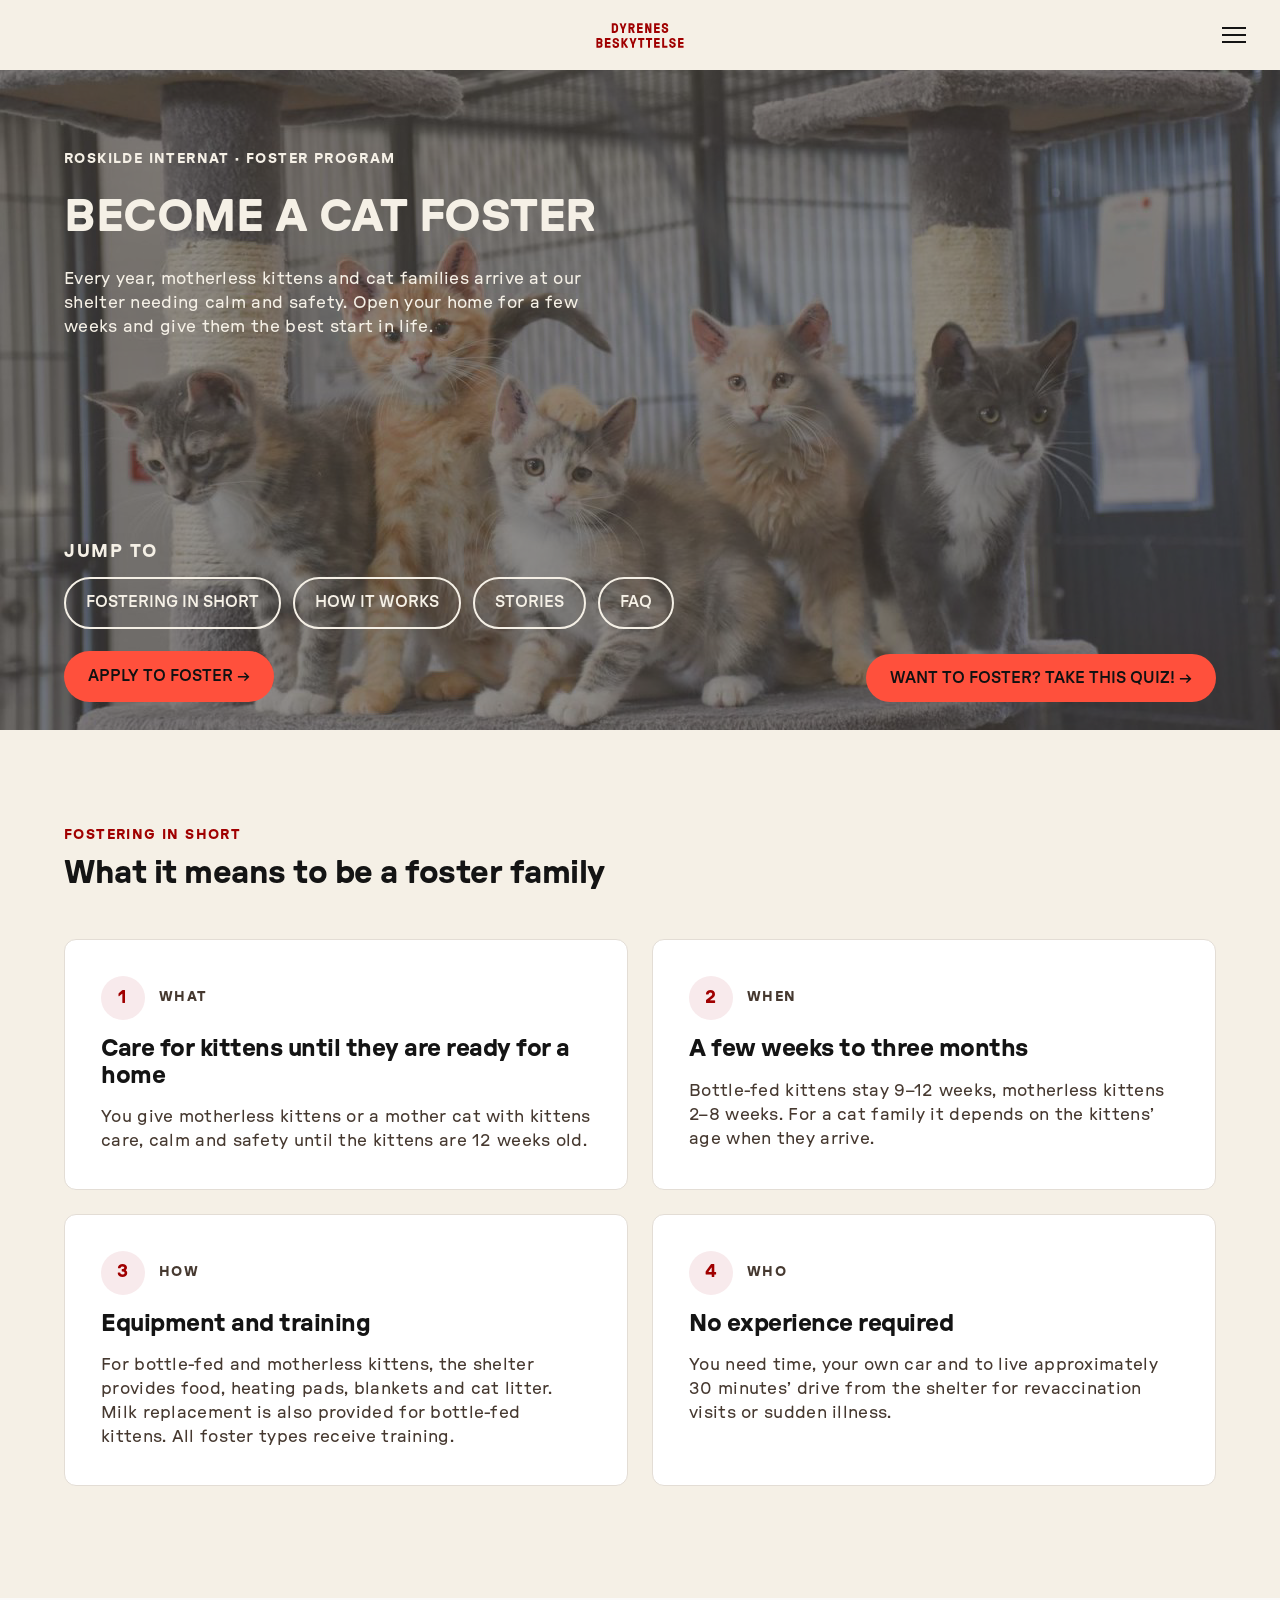
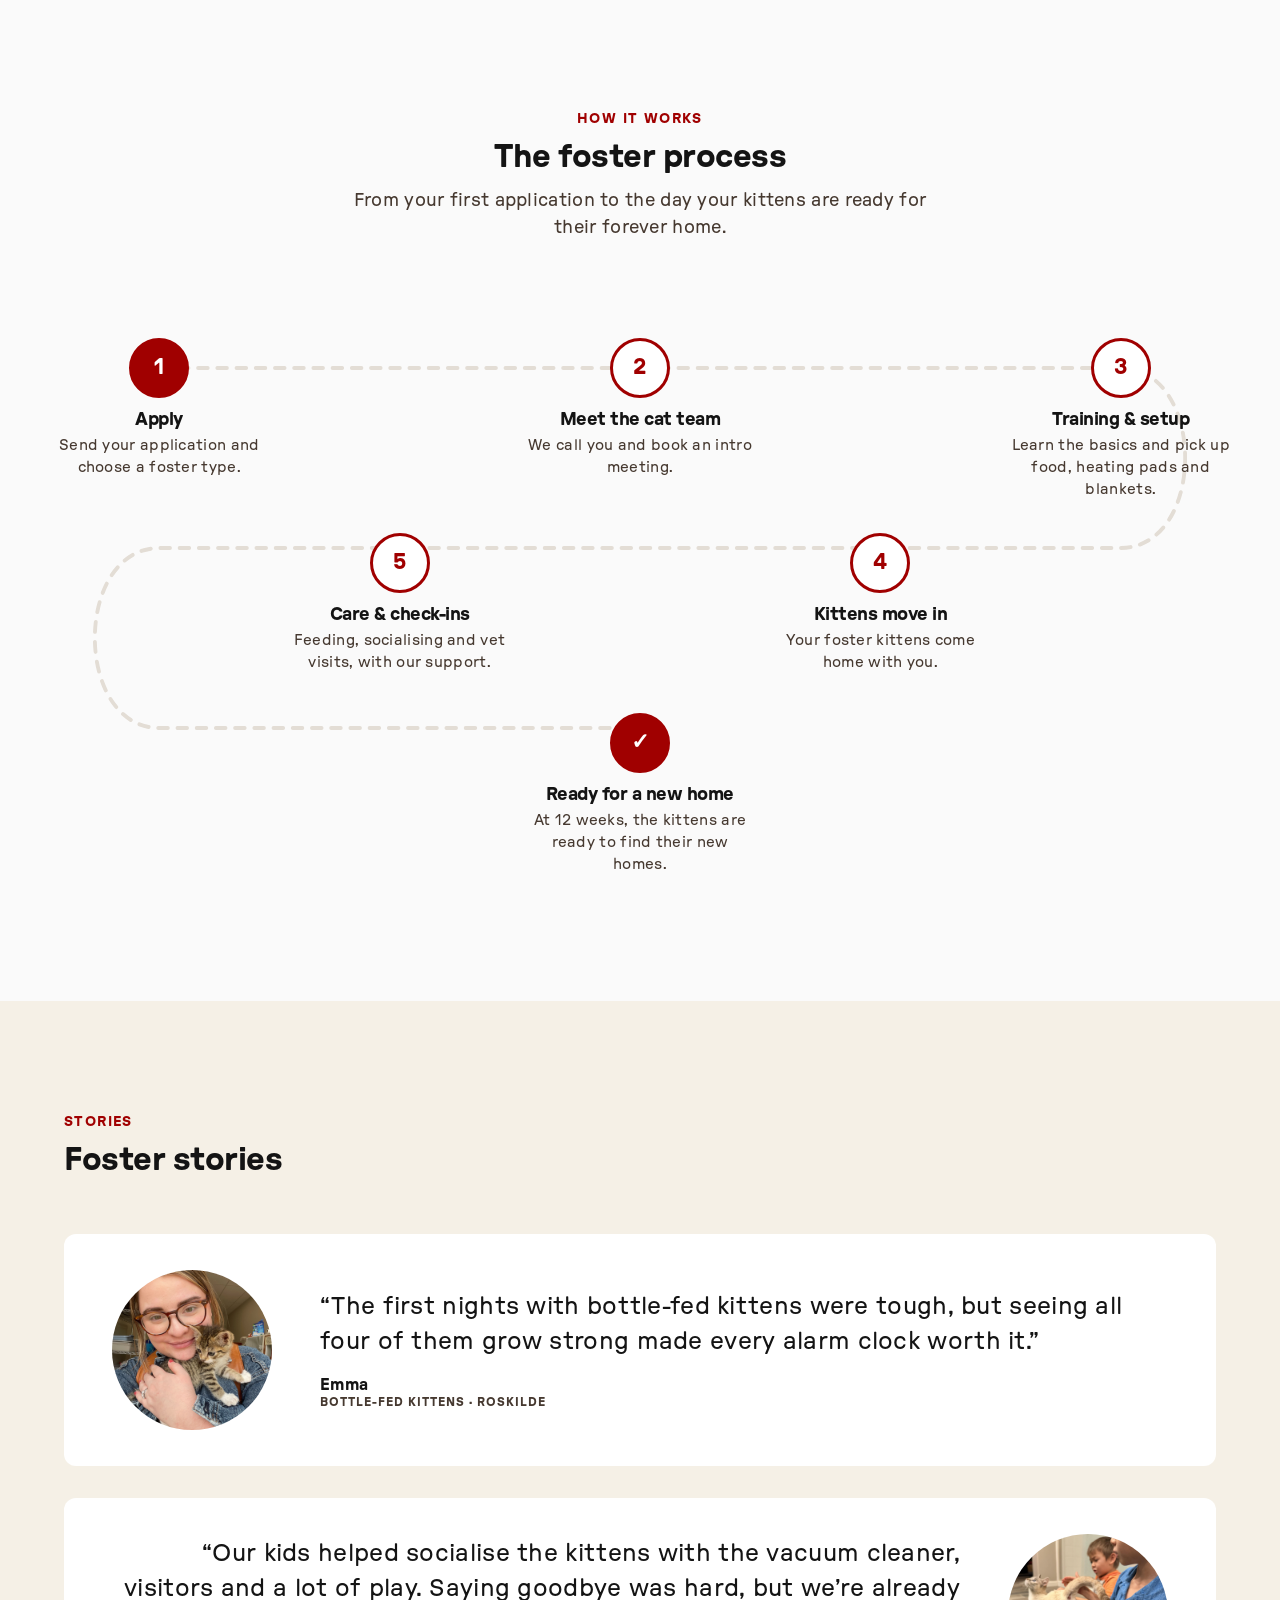
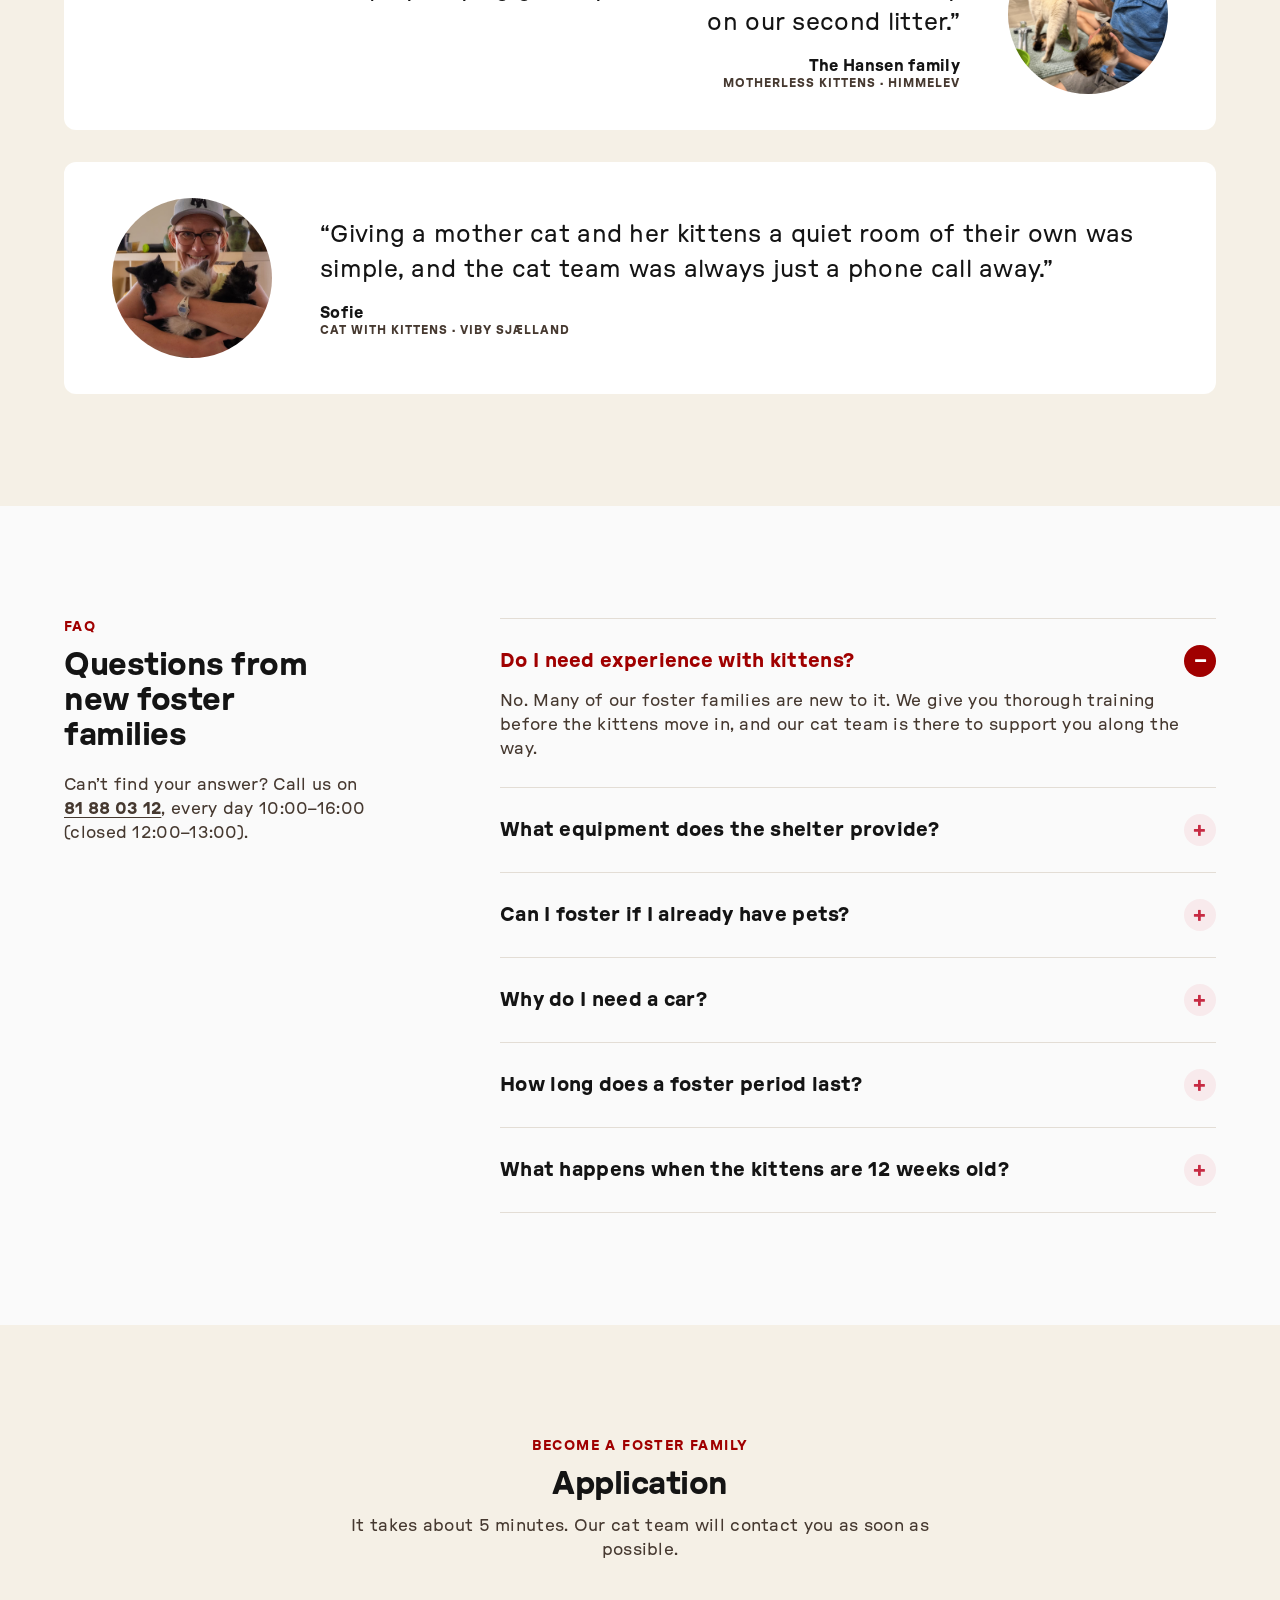
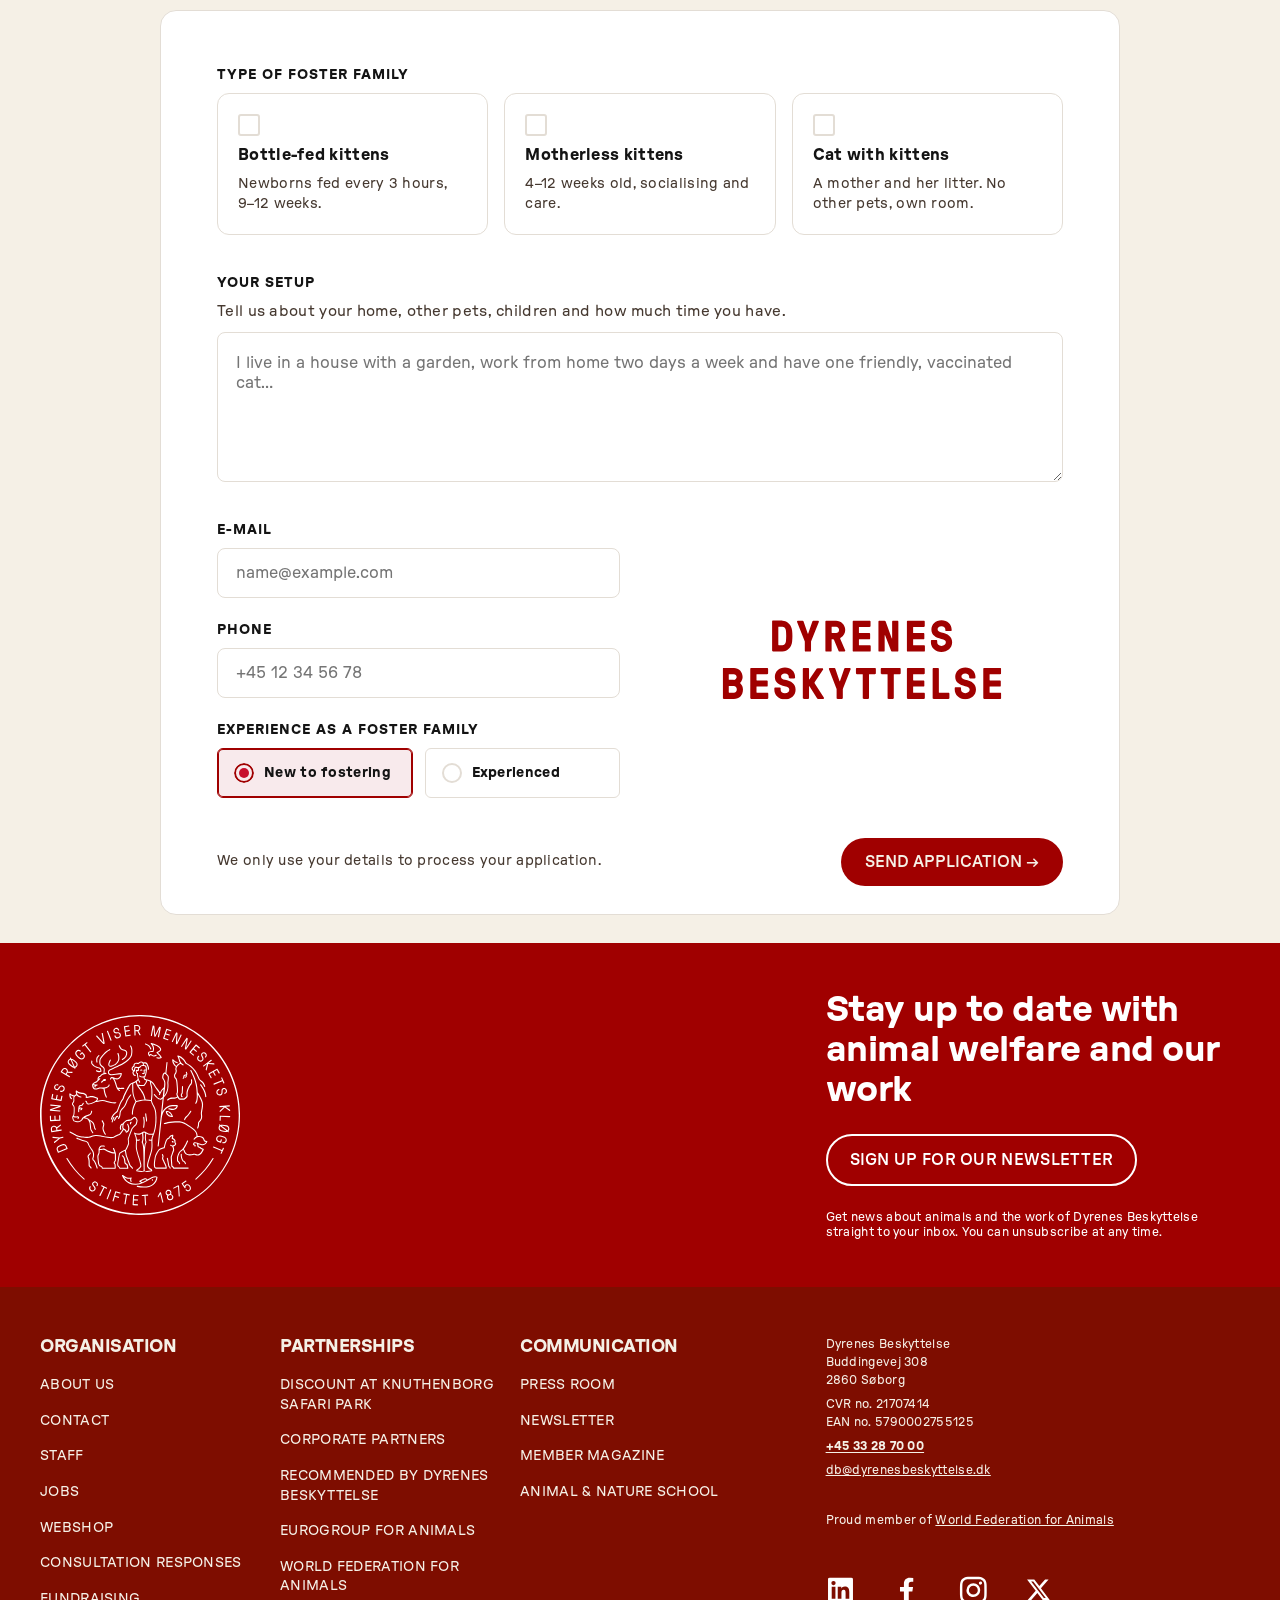
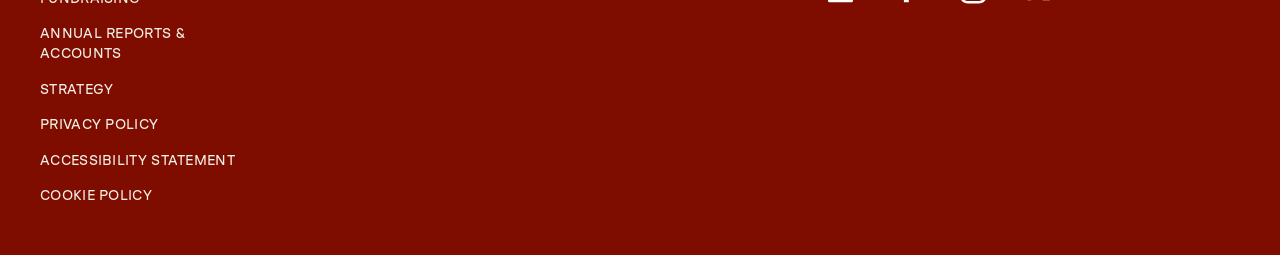
<file: alternatives/B-attached-profile/index.html>
<!doctype html>
<html lang="en">
<head>
  <meta charset="utf-8">
  <meta name="viewport" content="width=device-width, initial-scale=1">
  <meta name="description" content="Open your home to kittens in need through Roskilde Internat's foster programme.">
  <title>[B] Foster family | Roskilde Internat</title>
  <link rel="preload" href="assets/fonts/GT-Pressura-Extended-Regular.woff2" as="font" type="font/woff2" crossorigin>
  <link rel="stylesheet" href="styles.css?v=20260922-4">
  <link rel="stylesheet" href="brand.css?v=20260922-5">
  <link rel="stylesheet" href="quiz-themes.css?v=20260922-4">
  <link rel="stylesheet" href="handoff.css?v=20260923-1">
  <script src="script.js?v=20260923-1" defer></script>
</head>
<body>
  <a class="skip-link" href="#main">Skip to content</a>

  <header class="site-header">
    <a class="wordmark" href="https://www.dyrenesbeskyttelse.dk/" aria-label="Dyrenes Beskyttelse home">
      <svg aria-hidden="true" viewBox="0 0 140 40"><use href="assets/brand-icons.svg#logo"></use></svg>
    </a>

    <div class="header-actions">
      <a class="support-button" href="https://www.dyrenesbeskyttelse.dk/stoet-dyrene"><span class="desktop-label">Donate</span><span class="mobile-label">Donate</span></a>
      <span class="language" aria-label="Language"><a href="https://www.dyrenesbeskyttelse.dk/">DK</a><span>/</span><strong>EN</strong></span>
    </div>
    <button class="menu-toggle" type="button" aria-label="Open menu" aria-expanded="false" aria-controls="mobile-menu"><span></span><span></span><span></span></button>
  </header>

  <nav id="mobile-menu" class="mobile-menu" aria-label="Mobile navigation" hidden>
    <a href="https://www.dyrenesbeskyttelse.dk/1812">Animals in need</a>
    <a href="https://www.dyrenesbeskyttelse.dk/adopter-et-dyr">Adoption</a>
    <a href="https://www.dyrenesbeskyttelse.dk/det-kaemper-vi-for">What we fight for</a>
    <a href="https://www.dyrenesbeskyttelse.dk/bliv-frivillig">Get involved</a>
    <a href="https://www.dyrenesbeskyttelse.dk/dyre-naturskolen">Kids &amp; youth</a>
    <a href="https://www.dyrenesbeskyttelse.dk/kontakt">Contact</a>
    <a href="https://shop.dyrenesbeskyttelse.dk/">Webshop</a>
    <span class="language"><a href="https://www.dyrenesbeskyttelse.dk/">DK</a><span>/</span><strong>EN</strong></span>
  </nav>

  <main id="main">
    <section class="hero" aria-labelledby="hero-title">
      <img class="hero-image" src="assets/hero.png" alt="Kittens resting together in a foster home">
      <div class="hero-shade"></div>
      <div class="hero-content page-width">
        <p class="eyebrow light">Roskilde Internat · Foster program</p>
        <h1 id="hero-title">Become a cat foster</h1>
        <p class="hero-intro">Every year, motherless kittens and cat families arrive at our shelter needing calm and safety. Open your home for a few weeks and give them the best start in life.</p>
        <div class="jump-links" aria-label="Jump to page section">
          <span>Jump to</span>
          <a href="#fostering-short">Fostering in short</a>
          <a href="#how-it-works">How it works</a>
          <a href="#stories">Stories</a>
          <a href="#faq">FAQ</a>
        </div>
        <a class="pill-button coral" href="#application">Apply to foster →</a>
      </div>
      <button class="quiz-ribbon" type="button" data-open-quiz>Want to foster? Take this quiz! →</button>
    </section>

    <section id="fostering-short" class="section section-short">
      <div class="page-width">
        <p class="eyebrow red">Fostering in short</p>
        <h2>What it means to be a foster family</h2>
        <div class="facts-grid">
          <article class="fact-card"><span class="fact-number">1</span><p class="fact-label">What</p><h3>Care for kittens until they are ready for a home</h3><p>You give motherless kittens or a mother cat with kittens care, calm and safety until the kittens are 12 weeks old.</p></article>
          <article class="fact-card"><span class="fact-number">2</span><p class="fact-label">When</p><h3>A few weeks to three months</h3><p>Bottle-fed kittens stay 9–12 weeks, motherless kittens 2–8 weeks. For a cat family it depends on the kittens’ age when they arrive.</p></article>
          <article class="fact-card"><span class="fact-number">3</span><p class="fact-label">How</p><h3>Equipment and training</h3><p>For bottle-fed and motherless kittens, the shelter provides food, heating pads, blankets and cat litter. Milk replacement is also provided for bottle-fed kittens. All foster types receive training.</p></article>
          <article class="fact-card"><span class="fact-number">4</span><p class="fact-label">Who</p><h3>No experience required</h3><p>You need time, your own car and to live approximately 30 minutes’ drive from the shelter for revaccination visits or sudden illness.</p></article>
        </div>
      </div>
    </section>

    <section id="how-it-works" class="section process-section">
      <div class="page-width narrow-heading">
        <p class="eyebrow red">How it works</p>
        <h2>The foster process</h2>
        <p>From your first application to the day your kittens are ready for their forever home.</p>
      </div>
      <div class="process page-width">
        <img class="process-line" src="assets/foster-path.svg" alt="" aria-hidden="true">
        <ol>
          <li><span>1</span><h3>Apply</h3><p>Send your application and choose a foster type.</p></li>
          <li><span>2</span><h3>Meet the cat team</h3><p>We call you and book an intro meeting.</p></li>
          <li><span>3</span><h3>Training &amp; setup</h3><p>Learn the basics and pick up food, heating pads and blankets.</p></li>
          <li><span>4</span><h3>Kittens move in</h3><p>Your foster kittens come home with you.</p></li>
          <li><span>5</span><h3>Care &amp; check-ins</h3><p>Feeding, socialising and vet visits, with our support.</p></li>
          <li><span>✓</span><h3>Ready for a new home</h3><p>At 12 weeks, the kittens are ready to find their new homes.</p></li>
        </ol>
      </div>
    </section>

    <section id="stories" class="section stories-section">
      <div class="page-width">
        <p class="eyebrow red">Stories</p>
        <h2>Foster stories</h2>
        <div class="stories-list">
          <article class="story-card"><img src="assets/story-emma.png" alt="Emma with a foster kitten"><div><blockquote>“The first nights with bottle-fed kittens were tough, but seeing all four of them grow strong made every alarm clock worth it.”</blockquote><p><strong>Emma</strong><span>Bottle-fed kittens · Roskilde</span></p></div></article>
          <article class="story-card reverse"><img src="assets/story-hansen.png" alt="The Hansen family"><div><blockquote>“Our kids helped socialise the kittens with the vacuum cleaner, visitors and a lot of play. Saying goodbye was hard, but we’re already on our second litter.”</blockquote><p><strong>The Hansen family</strong><span>Motherless kittens · Himmelev</span></p></div></article>
          <article class="story-card"><img src="assets/story-sofie.png" alt="Sofie with a foster cat"><div><blockquote>“Giving a mother cat and her kittens a quiet room of their own was simple, and the cat team was always just a phone call away.”</blockquote><p><strong>Sofie</strong><span>Cat with kittens · Viby Sjælland</span></p></div></article>
        </div>
      </div>
    </section>

    <section id="faq" class="section faq-section">
      <div class="page-width faq-layout">
        <div class="faq-intro">
          <p class="eyebrow red">FAQ</p>
          <h2>Questions from<br>new foster<br>families</h2>
          <p>Can’t find your answer? Call us on <a href="tel:+4581880312">81 88 03 12</a>, every day 10:00–16:00 (closed 12:00–13:00).</p>
        </div>
        <div class="accordion">
          <details open><summary>Do I need experience with kittens?<span aria-hidden="true"></span></summary><p>No. Many of our foster families are new to it. We give you thorough training before the kittens move in, and our cat team is there to support you along the way.</p></details>
          <details><summary>What equipment does the shelter provide?<span aria-hidden="true"></span></summary><p>For bottle-fed and motherless kittens, the shelter provides food, heating pads, blankets and cat litter. Milk replacement is also provided for bottle-fed kittens. Discuss the supplies for a mother cat with kittens with the cat team.</p></details>
          <details><summary>Can I foster if I already have pets?<span aria-hidden="true"></span></summary><p>For bottle-fed and motherless kittens, other animals are allowed if they are vaccinated and non-aggressive towards other animals. For a mother cat with kittens, there must be no other animals in the home, and the cat family must have a separate room where they can rest quietly.</p></details>
          <details><summary>Why do I need a car?<span aria-hidden="true"></span></summary><p>You need your own car for trips to the veterinary clinic for revaccination or sudden illness. The shelter asks foster families to live a reasonable distance away, approximately 30 minutes’ drive.</p></details>
          <details><summary>How long does a foster period last?<span aria-hidden="true"></span></summary><p>Depending on the kittens’ age and needs, a foster period lasts from a few weeks to around three months.</p></details>
          <details><summary>What happens when the kittens are 12 weeks old?<span aria-hidden="true"></span></summary><p>At 12 weeks, the kittens are ready to find their new homes.</p></details>
        </div>
      </div>
    </section>

    <section id="application" class="section application-section">
      <div class="page-width application-heading">
        <p class="eyebrow red">Become a foster family</p>
        <h2>Application</h2>
        <p>It takes about 5 minutes. Our cat team will contact you as soon as possible.</p>
      </div>

      <form class="application-form" id="application-form">
        <fieldset class="full-row">
          <legend>Type of foster family</legend>
          <div class="choice-grid">
            <label class="choice-card"><input type="checkbox" name="foster-type" value="Bottle-fed kittens"><span class="check-box" aria-hidden="true"></span><strong>Bottle-fed kittens</strong><small>Newborns fed every 3 hours, 9–12 weeks.</small></label>
            <label class="choice-card"><input type="checkbox" name="foster-type" value="Motherless kittens"><span class="check-box" aria-hidden="true"></span><strong>Motherless kittens</strong><small>4–12 weeks old, socialising and care.</small></label>
            <label class="choice-card"><input type="checkbox" name="foster-type" value="Cat with kittens"><span class="check-box" aria-hidden="true"></span><strong>Cat with kittens</strong><small>A mother and her litter. No other pets, own room.</small></label>
          </div>
        </fieldset>

        <label class="full-row field"><span>Your setup</span><small>Tell us about your home, other pets, children and how much time you have.</small><textarea name="setup" rows="4" placeholder="I live in a house with a garden, work from home two days a week and have one friendly, vaccinated cat…" required></textarea></label>
        <div class="contact-brand full-row">
        <div class="contact-fields">
        <label class="field"><span>E-mail</span><input type="email" name="email" placeholder="name@example.com" required></label>
        <label class="field"><span>Phone</span><input type="tel" name="phone" placeholder="+45 12 34 56 78" required></label>

        <fieldset class="field experience-field">
          <legend>Experience as a foster family</legend>
          <div class="radio-row">
            <label><input type="radio" name="experience" value="New to fostering" required checked><span></span>New to fostering</label>
            <label><input type="radio" name="experience" value="Experienced"><span></span>Experienced</label>
          </div>
        </fieldset>
        </div>
        <div class="application-brand">
          <div class="wordmark" role="img" aria-label="Dyrenes Beskyttelse">
            <svg aria-hidden="true" viewBox="0 0 140 40"><use href="assets/brand-icons.svg#logo"></use></svg>
          </div>
        </div>
        </div>

        <div class="form-footer full-row"><p>We only use your details to process your application.</p><button class="primary-button" type="submit">Send application →</button></div>
        <p class="form-status full-row" id="form-status" role="status" aria-live="polite"></p>
      </form>
    </section>
  </main>

  <footer class="site-footer">
    <div class="footer-top"><div class="brand-container footer-top-grid">
      <svg class="footer-emblem" role="img" aria-label="Dyrenes Beskyttelse"><use href="assets/brand-icons.svg#emblem-2"></use></svg>
      <div class="footer-newsletter"><h2>Stay up to date with animal welfare and our work</h2><a class="newsletter-button" href="https://www.dyrenesbeskyttelse.dk/nyhedsbrev">Sign up for our newsletter</a><p>Get news about animals and the work of Dyrenes Beskyttelse straight to your inbox. You can unsubscribe at any time.</p></div>
    </div></div>
    <div class="footer-bottom"><div class="footer-grid brand-container">
      <div class="footer-navigation">
      <section>
        <h2>Organisation</h2>
        <a href="https://www.dyrenesbeskyttelse.dk/om-os">About us</a>
        <a href="https://www.dyrenesbeskyttelse.dk/kontakt">Contact</a>
        <a href="https://www.dyrenesbeskyttelse.dk/medarbejderoversigt">Staff</a>
        <a href="https://dyrenesbeskyttelse.career.emply.com">Jobs</a>
        <a href="https://shop.dyrenesbeskyttelse.dk/">Webshop</a>
        <a href="https://www.dyrenesbeskyttelse.dk/hoeringssvar">Consultation responses</a>
        <a href="https://www.dyrenesbeskyttelse.dk/indsamlinger">Fundraising</a>
        <a href="https://www.dyrenesbeskyttelse.dk/aarsberetninger-aarsregnskaber">Annual reports &amp; accounts</a>
        <a href="https://www.dyrenesbeskyttelse.dk/sites/dyrenesbeskyttelse.dk/files/publikationer/2030-Strategi.pdf">Strategy</a>
        <a href="https://www.dyrenesbeskyttelse.dk/privatlivspolitik">Privacy policy</a>
        <a href="https://www.dyrenesbeskyttelse.dk/tilgaengelighedserklaering">Accessibility statement</a>
        <a href="https://www.dyrenesbeskyttelse.dk/cookiepolitik">Cookie policy</a>
      </section>
      <section>
        <h2>Partnerships</h2>
        <a href="https://www.dyrenesbeskyttelse.dk/knuthenborg-entre">Discount at Knuthenborg Safari Park</a>
        <a href="https://www.dyrenesbeskyttelse.dk/erhvervspartnere">Corporate partners</a>
        <a href="https://www.dyrenesbeskyttelse.dk/anbefalet-af-dyrenes-beskyttelse">Recommended by Dyrenes Beskyttelse</a>
        <a href="https://www.dyrenesbeskyttelse.dk/eurogroup-for-animals">Eurogroup for Animals</a>
        <a href="https://www.dyrenesbeskyttelse.dk/world-federation-for-animals">World Federation for Animals</a>
      </section>
      <section><h2>Communication</h2><a href="https://www.dyrenesbeskyttelse.dk/presserum">Press room</a><a href="https://www.dyrenesbeskyttelse.dk/nyhedsbrev">Newsletter</a><a href="https://www.dyrenesbeskyttelse.dk/medlemsblad">Member magazine</a><a href="https://www.dyrenesbeskyttelse.dk/dyre-naturskolen">Animal &amp; Nature School</a></section>
      </div>
      <section class="contact"><address>Dyrenes Beskyttelse<br>Buddingevej 308<br>2860 Søborg</address><p>CVR no. 21707414<br>EAN no. 5790002755125</p><a href="tel:+4533287000">+45 33 28 70 00</a><a href="mailto:db@dyrenesbeskyttelse.dk">db@dyrenesbeskyttelse.dk</a><p class="membership">Proud member of <a href="https://www.wfa.org">World Federation for Animals</a></p><div class="socials"><a href="https://www.linkedin.com/company/dyrenes-beskyttelse" aria-label="LinkedIn"><svg aria-hidden="true"><use href="assets/social-icons.svg#adapt-linkedin"></use></svg></a><a href="https://www.facebook.com/DyrenesBeskyttelse" aria-label="Facebook"><svg aria-hidden="true"><use href="assets/social-icons.svg#adapt-facebook"></use></svg></a><a href="https://www.instagram.com/dyrenesbeskyttelse/" aria-label="Instagram"><svg aria-hidden="true"><use href="assets/social-icons.svg#adapt-instagram"></use></svg></a><a href="https://twitter.com/dyrbeskyt" aria-label="X"><svg aria-hidden="true"><use href="assets/social-icons.svg#adapt-twitter"></use></svg></a></div></section>
    </div></div>
  </footer>

  <div class="quiz-page" id="quiz-page" hidden>
    <div class="quiz-shell">
      <section class="quiz-content" id="quiz-content">
        <div class="quiz-title"><h2 id="quiz-title">Explore fostering</h2><p>Answer 10 questions to prepare for a conversation with the cat team. Requirements differ by foster type; this quiz does not approve or reject applicants.</p></div>
        <div class="progress" id="quiz-progress" aria-label="Survey progress"></div>
        <article class="question-card" aria-live="polite"><p class="question-count" id="question-count"></p><h3 id="question-text" tabindex="-1" aria-describedby="question-help"></h3><p id="question-help" hidden></p></article>
        <button class="quiz-back" id="quiz-back" type="button">← Back</button>
        <div class="quiz-answers"><button type="button" data-answer="yes">Yes</button><button type="button" data-answer="no">No</button></div>
      </section>
      <section class="quiz-result" id="quiz-result" hidden></section>
    </div>
  </div>
</body>
</html>
</file>
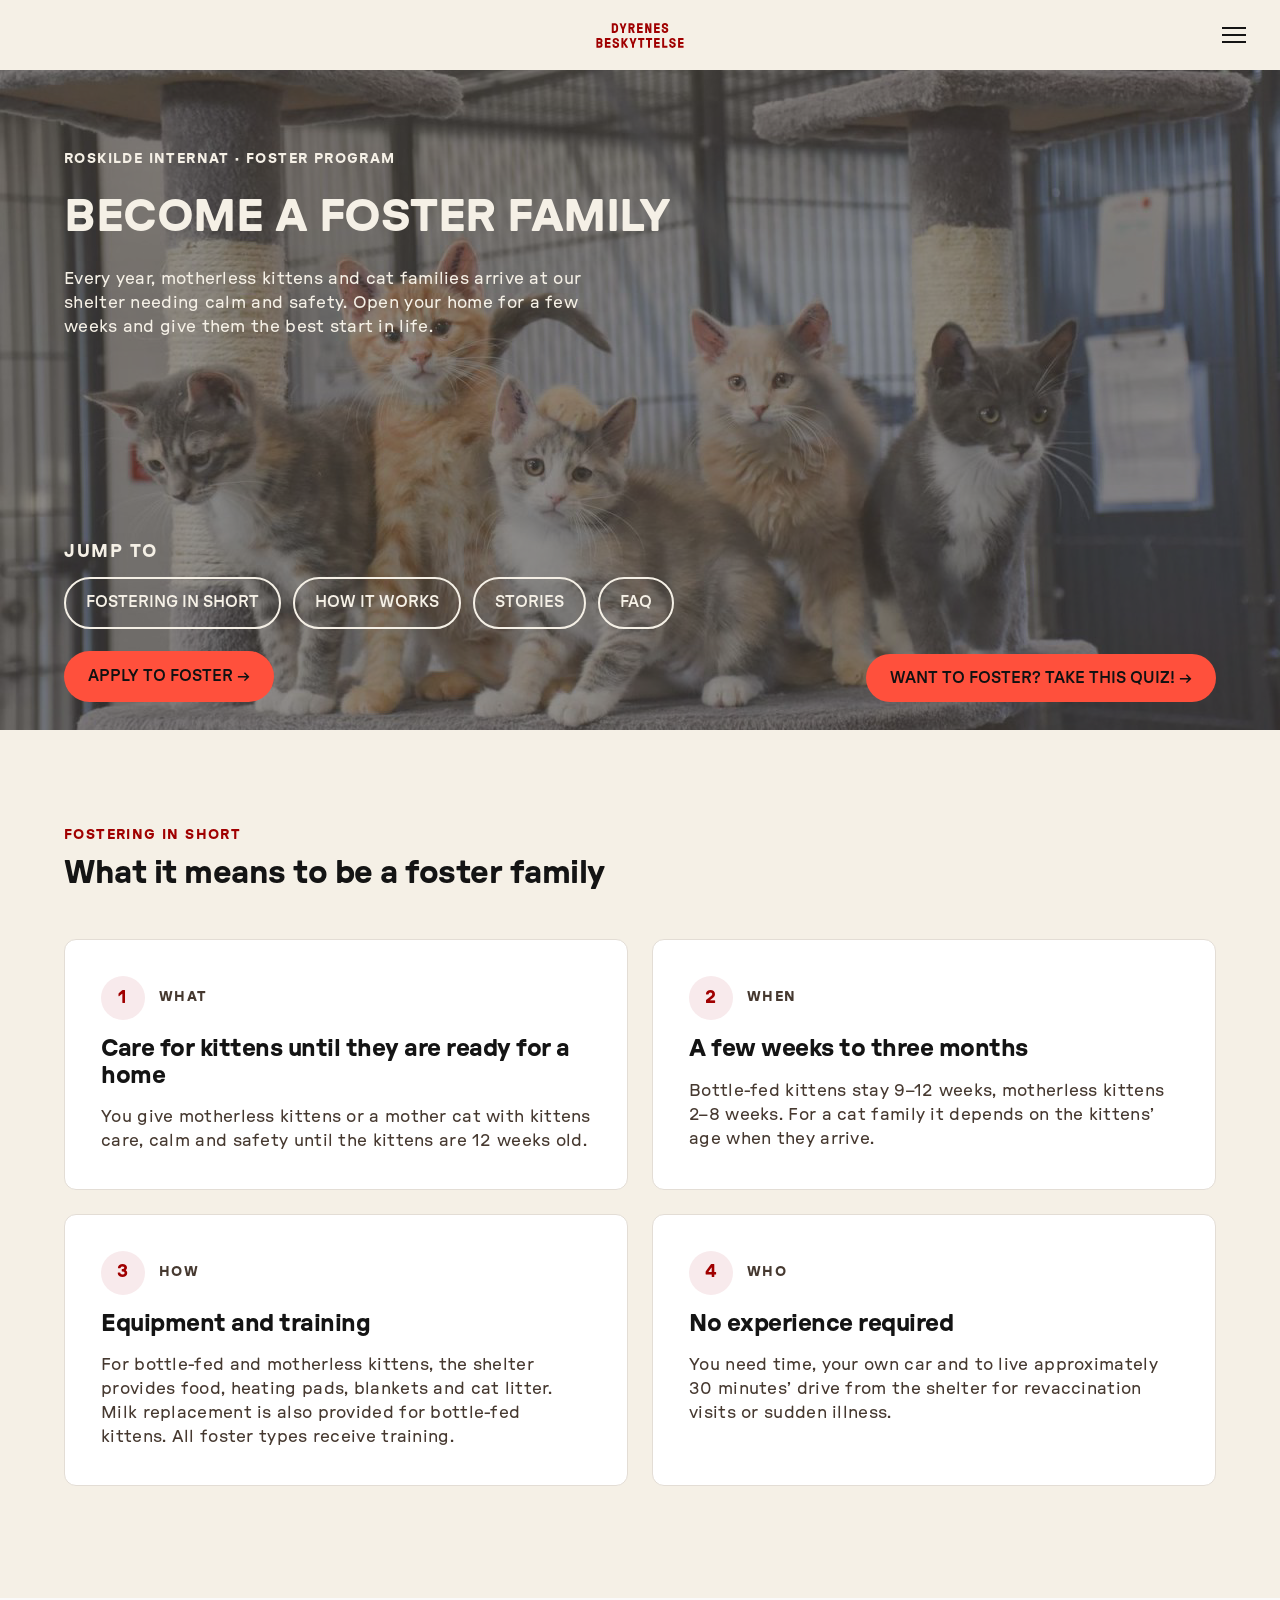
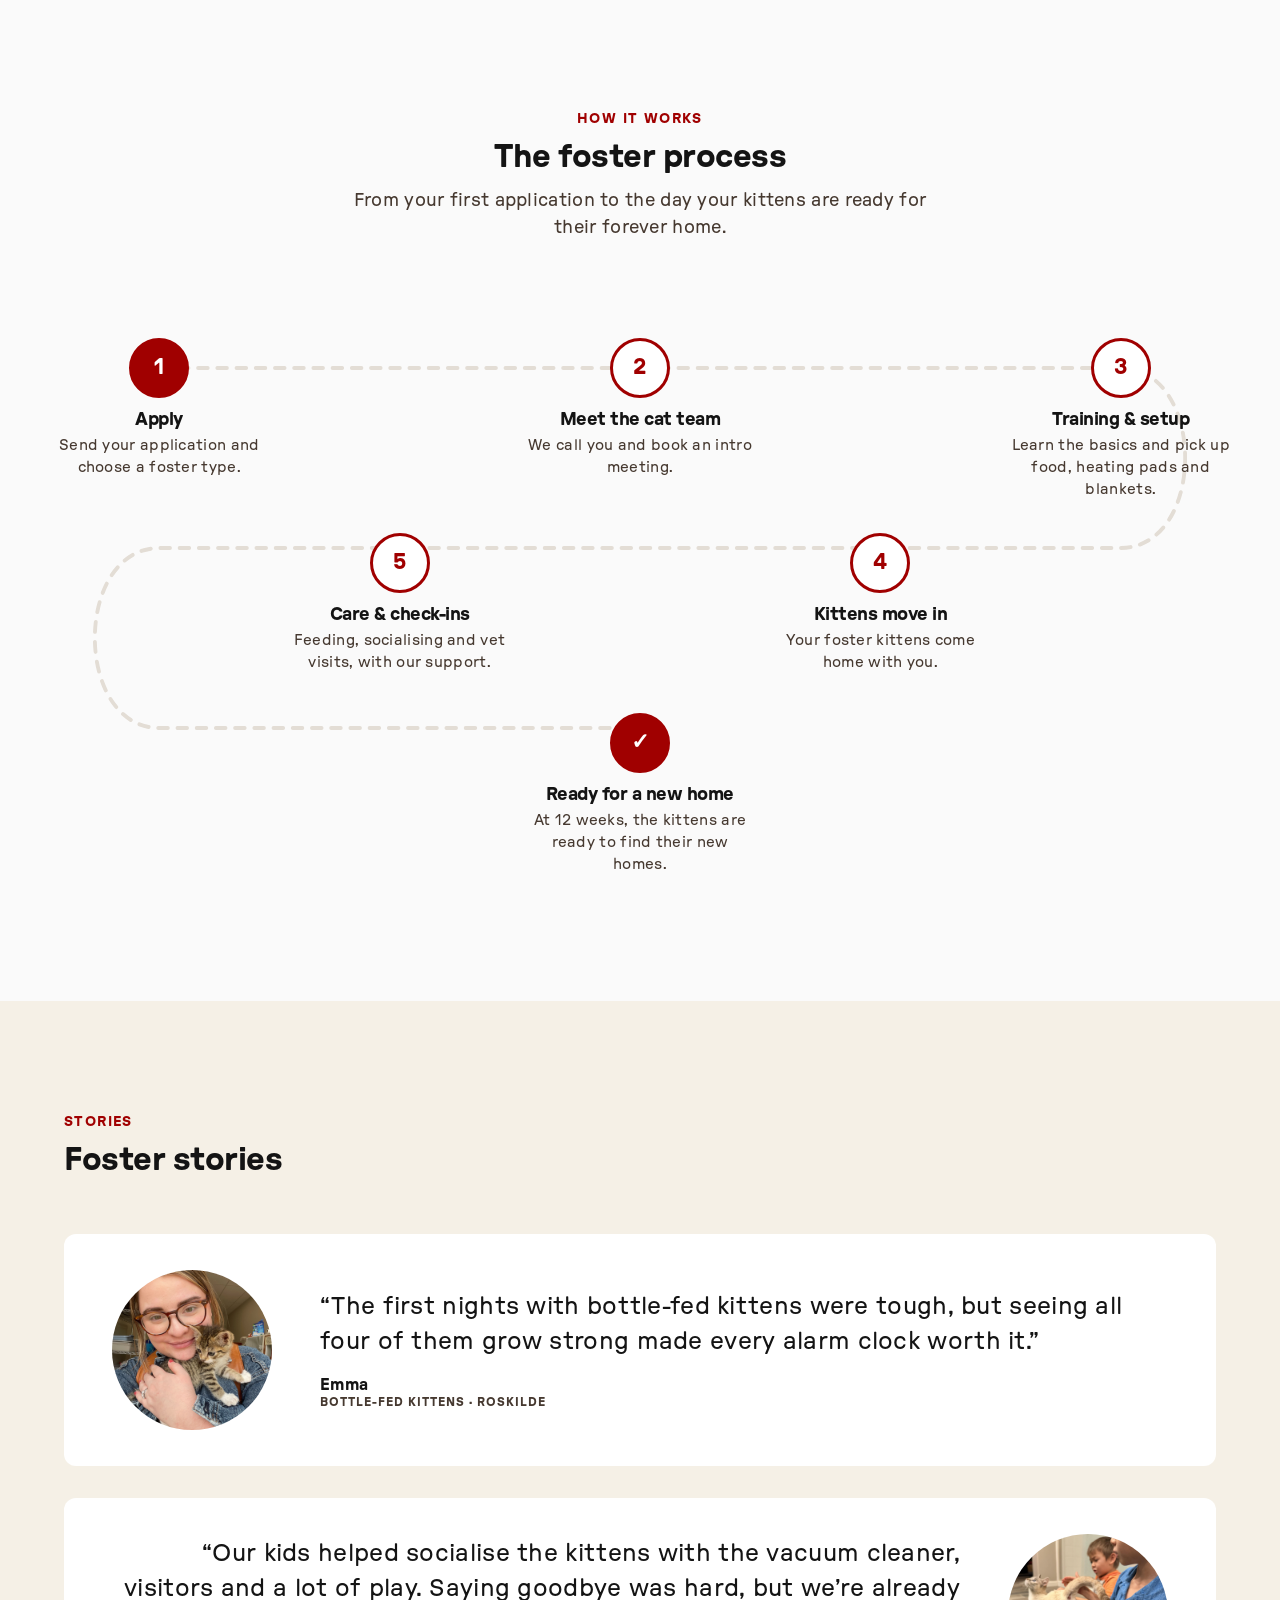
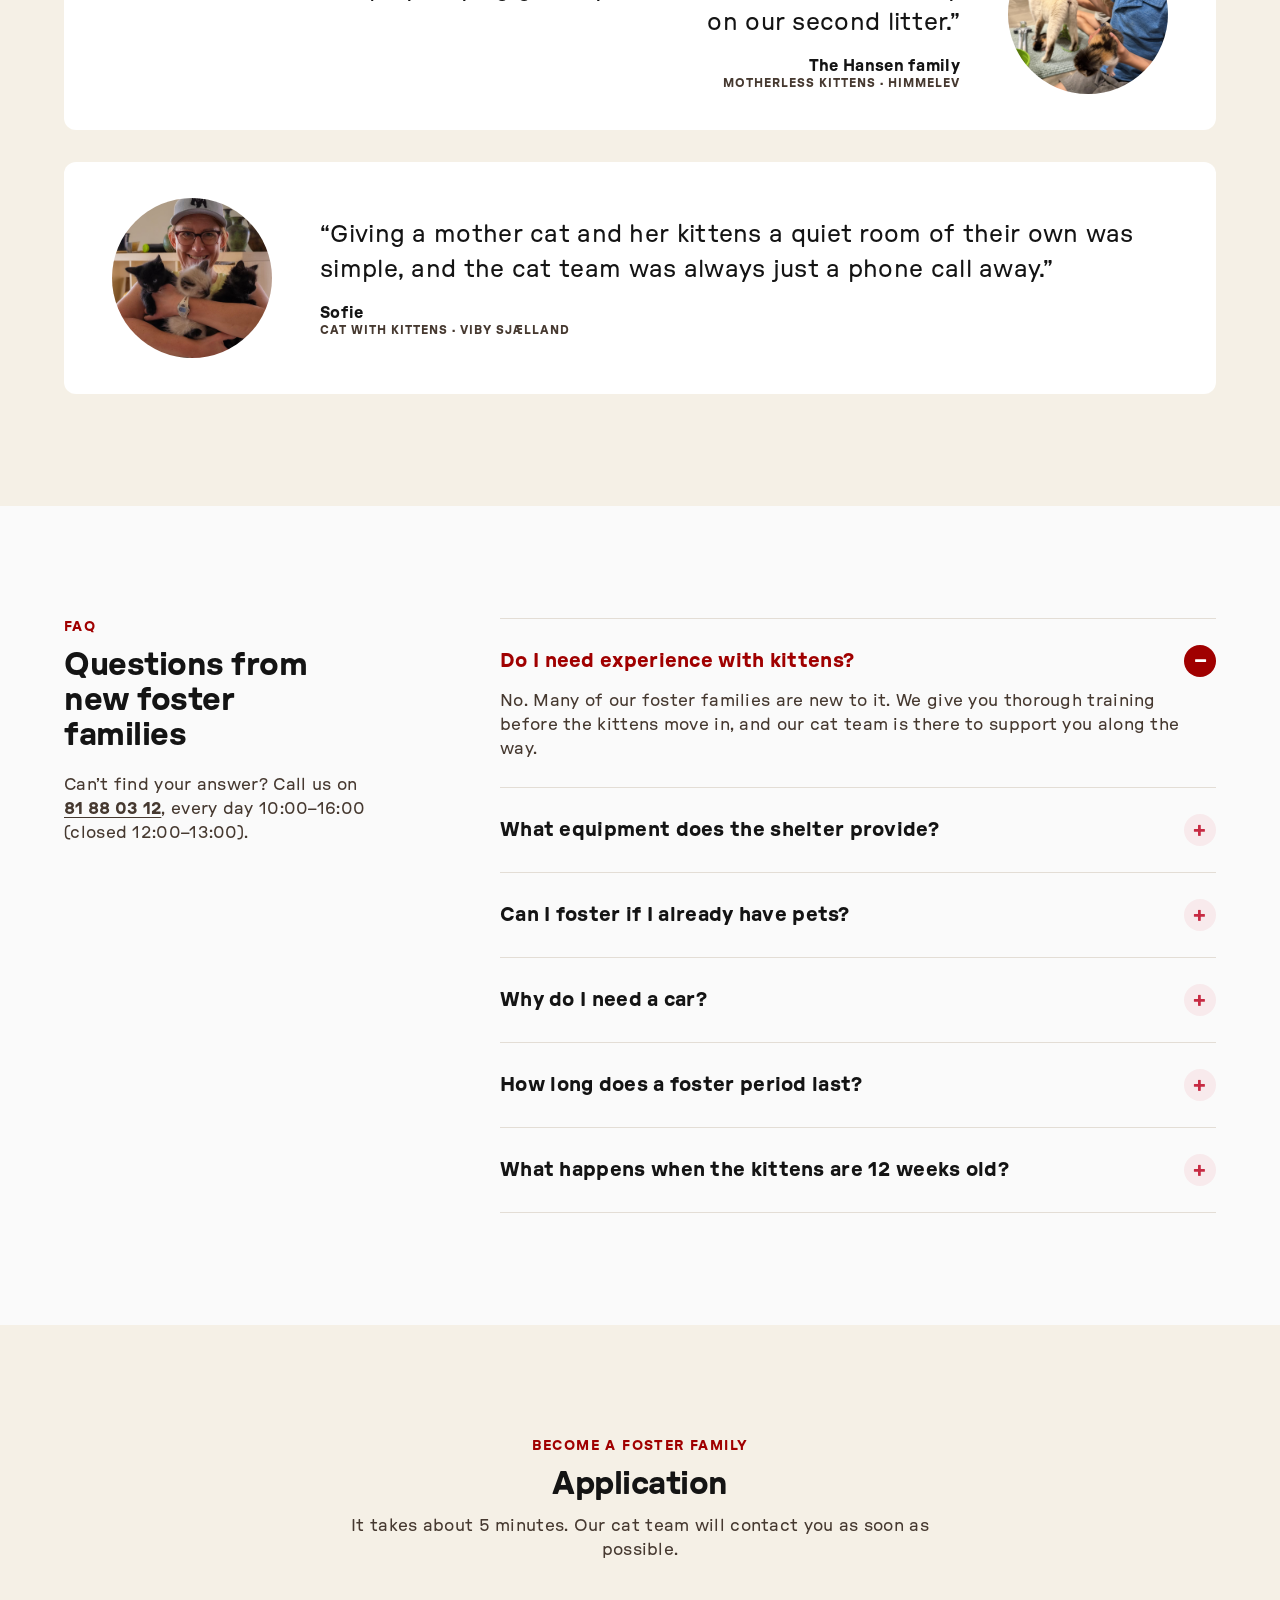
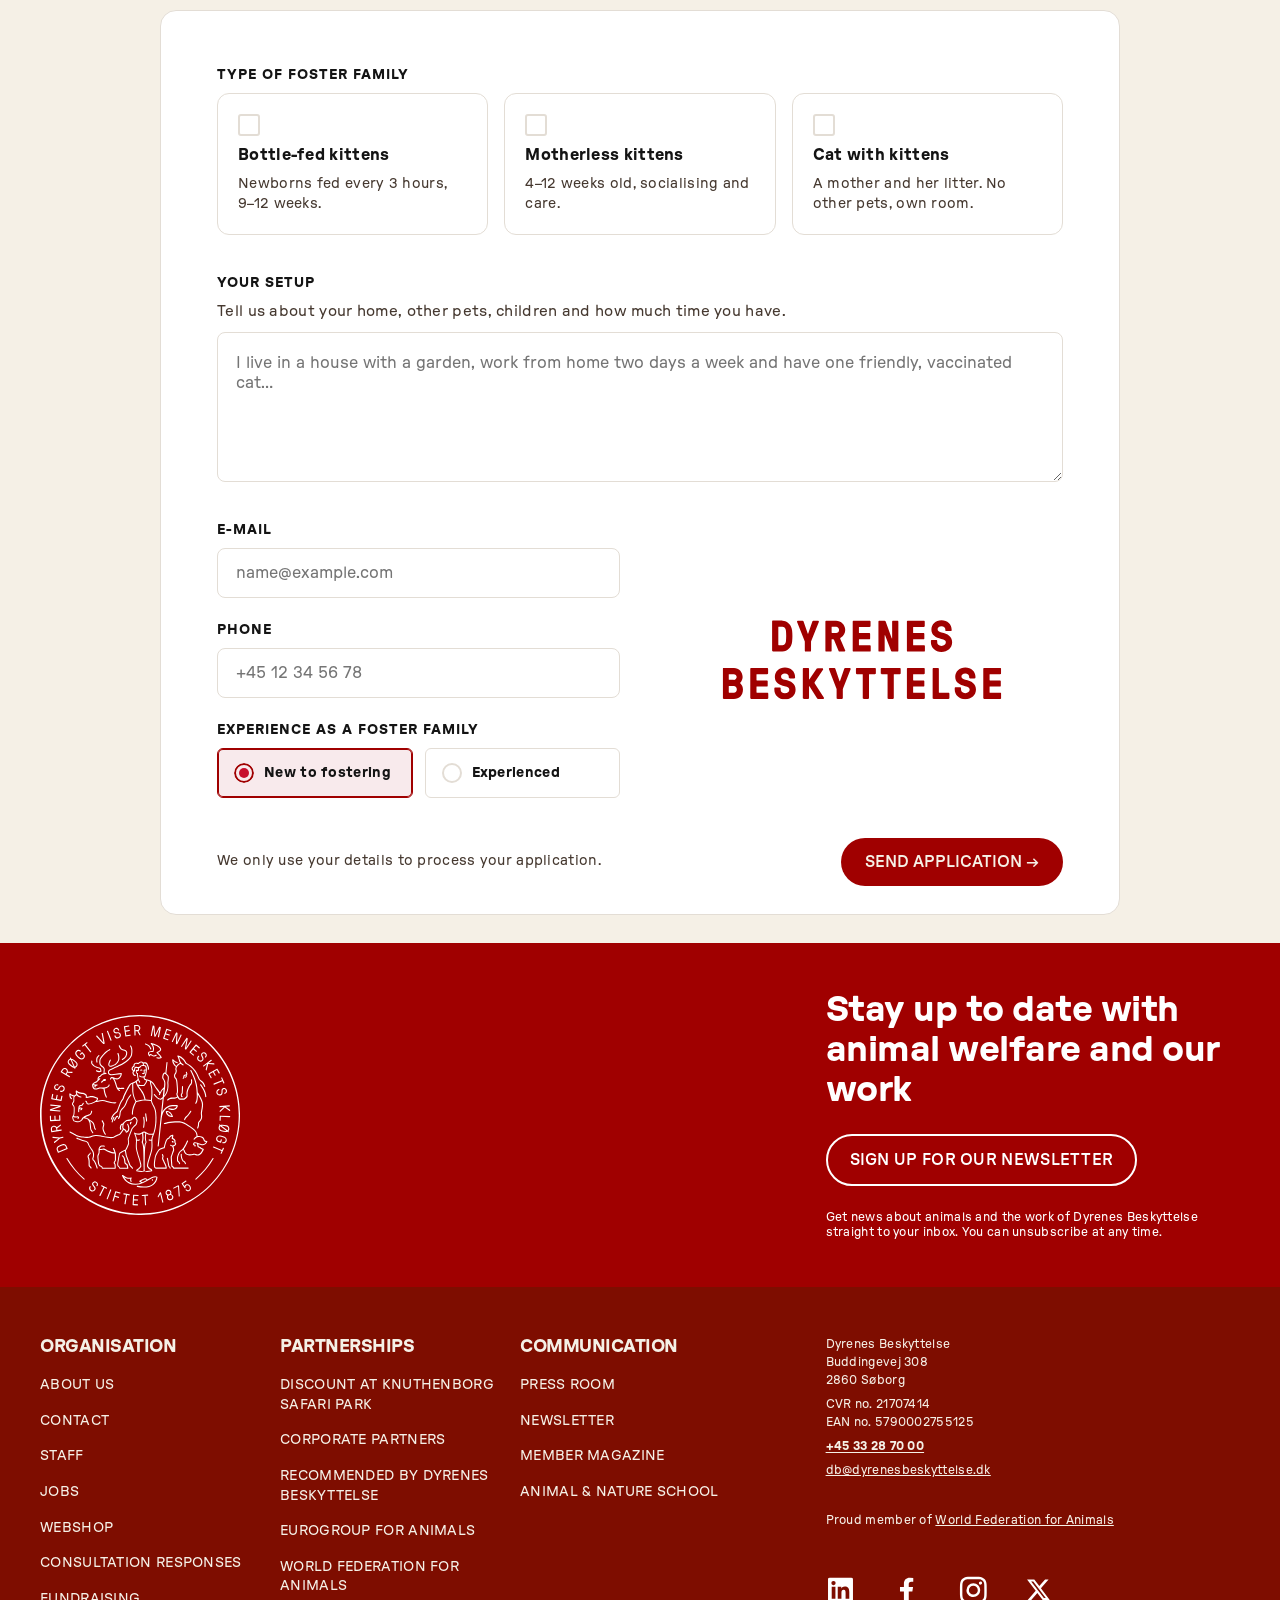
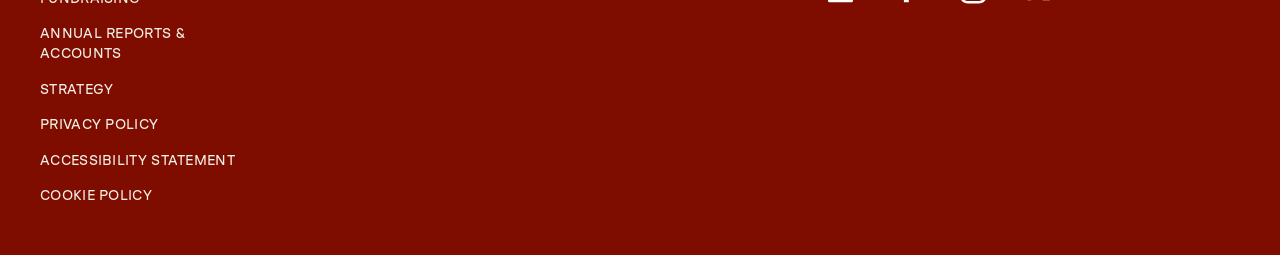
<file: alternatives/C-pick-foster-type/index.html>
<!doctype html>
<html lang="en">
<head>
  <meta charset="utf-8">
  <meta name="viewport" content="width=device-width, initial-scale=1">
  <meta name="description" content="Open your home to kittens in need through Roskilde Internat's foster programme.">
  <title>Foster family | Roskilde Internat</title>
  <link rel="preload" href="assets/fonts/GT-Pressura-Extended-Regular.woff2" as="font" type="font/woff2" crossorigin>
  <link rel="stylesheet" href="styles.css?v=20260922-4">
  <link rel="stylesheet" href="brand.css?v=20260922-5">
  <link rel="stylesheet" href="quiz-themes.css?v=20260923-1">
  <script src="script.js?v=20260923-1" defer></script>
</head>
<body>
  <a class="skip-link" href="#main">Skip to content</a>

  <header class="site-header">
    <a class="wordmark" href="https://www.dyrenesbeskyttelse.dk/" aria-label="Dyrenes Beskyttelse home">
      <svg aria-hidden="true" viewBox="0 0 140 40"><use href="assets/brand-icons.svg#logo"></use></svg>
    </a>

    <div class="header-actions">
      <a class="support-button" href="https://www.dyrenesbeskyttelse.dk/stoet-dyrene"><span class="desktop-label">Donate</span><span class="mobile-label">Donate</span></a>
      <span class="language" aria-label="Language"><a href="https://www.dyrenesbeskyttelse.dk/">DK</a><span>/</span><strong>EN</strong></span>
    </div>
    <button class="menu-toggle" type="button" aria-label="Open menu" aria-expanded="false" aria-controls="mobile-menu"><span></span><span></span><span></span></button>
  </header>

  <nav id="mobile-menu" class="mobile-menu" aria-label="Mobile navigation" hidden>
    <a href="https://www.dyrenesbeskyttelse.dk/1812">Animals in need</a>
    <a href="https://www.dyrenesbeskyttelse.dk/adopter-et-dyr">Adoption</a>
    <a href="https://www.dyrenesbeskyttelse.dk/det-kaemper-vi-for">What we fight for</a>
    <a href="https://www.dyrenesbeskyttelse.dk/bliv-frivillig">Get involved</a>
    <a href="https://www.dyrenesbeskyttelse.dk/dyre-naturskolen">Kids &amp; youth</a>
    <a href="https://www.dyrenesbeskyttelse.dk/kontakt">Contact</a>
    <a href="https://shop.dyrenesbeskyttelse.dk/">Webshop</a>
    <span class="language"><a href="https://www.dyrenesbeskyttelse.dk/">DK</a><span>/</span><strong>EN</strong></span>
  </nav>

  <main id="main">
    <section class="hero" aria-labelledby="hero-title">
      <img class="hero-image" src="assets/hero.png" alt="Kittens resting together in a foster home">
      <div class="hero-shade"></div>
      <div class="hero-content page-width">
        <p class="eyebrow light">Roskilde Internat · Foster program</p>
        <h1 id="hero-title">Become a foster family</h1>
        <p class="hero-intro">Every year, motherless kittens and cat families arrive at our shelter needing calm and safety. Open your home for a few weeks and give them the best start in life.</p>
        <div class="jump-links" aria-label="Jump to page section">
          <span>Jump to</span>
          <a href="#fostering-short">Fostering in short</a>
          <a href="#how-it-works">How it works</a>
          <a href="#stories">Stories</a>
          <a href="#faq">FAQ</a>
        </div>
        <a class="pill-button coral" href="#application">Apply to foster →</a>
      </div>
      <button class="quiz-ribbon" type="button" data-open-quiz>Want to foster? Take this quiz! →</button>
    </section>

    <section id="fostering-short" class="section section-short">
      <div class="page-width">
        <p class="eyebrow red">Fostering in short</p>
        <h2>What it means to be a foster family</h2>
        <div class="facts-grid">
          <article class="fact-card"><span class="fact-number">1</span><p class="fact-label">What</p><h3>Care for kittens until they are ready for a home</h3><p>You give motherless kittens or a mother cat with kittens care, calm and safety until the kittens are 12 weeks old.</p></article>
          <article class="fact-card"><span class="fact-number">2</span><p class="fact-label">When</p><h3>A few weeks to three months</h3><p>Bottle-fed kittens stay 9–12 weeks, motherless kittens 2–8 weeks. For a cat family it depends on the kittens’ age when they arrive.</p></article>
          <article class="fact-card"><span class="fact-number">3</span><p class="fact-label">How</p><h3>Equipment and training</h3><p>For bottle-fed and motherless kittens, the shelter provides food, heating pads, blankets and cat litter. Milk replacement is also provided for bottle-fed kittens. All foster types receive training.</p></article>
          <article class="fact-card"><span class="fact-number">4</span><p class="fact-label">Who</p><h3>No experience required</h3><p>You need time, your own car and to live approximately 30 minutes’ drive from the shelter for revaccination visits or sudden illness.</p></article>
        </div>
      </div>
    </section>

    <section id="how-it-works" class="section process-section">
      <div class="page-width narrow-heading">
        <p class="eyebrow red">How it works</p>
        <h2>The foster process</h2>
        <p>From your first application to the day your kittens are ready for their forever home.</p>
      </div>
      <div class="process page-width">
        <img class="process-line" src="assets/foster-path.svg" alt="" aria-hidden="true">
        <ol>
          <li><span>1</span><h3>Apply</h3><p>Send your application and choose a foster type.</p></li>
          <li><span>2</span><h3>Meet the cat team</h3><p>We call you and book an intro meeting.</p></li>
          <li><span>3</span><h3>Training &amp; setup</h3><p>Learn the basics and pick up food, heating pads and blankets.</p></li>
          <li><span>4</span><h3>Kittens move in</h3><p>Your foster kittens come home with you.</p></li>
          <li><span>5</span><h3>Care &amp; check-ins</h3><p>Feeding, socialising and vet visits, with our support.</p></li>
          <li><span>✓</span><h3>Ready for a new home</h3><p>At 12 weeks, the kittens are ready to find their new homes.</p></li>
        </ol>
      </div>
    </section>

    <section id="stories" class="section stories-section">
      <div class="page-width">
        <p class="eyebrow red">Stories</p>
        <h2>Foster stories</h2>
        <div class="stories-list">
          <article class="story-card"><img src="assets/story-emma.png" alt="Emma with a foster kitten"><div><blockquote>“The first nights with bottle-fed kittens were tough, but seeing all four of them grow strong made every alarm clock worth it.”</blockquote><p><strong>Emma</strong><span>Bottle-fed kittens · Roskilde</span></p></div></article>
          <article class="story-card reverse"><img src="assets/story-hansen.png" alt="The Hansen family"><div><blockquote>“Our kids helped socialise the kittens with the vacuum cleaner, visitors and a lot of play. Saying goodbye was hard, but we’re already on our second litter.”</blockquote><p><strong>The Hansen family</strong><span>Motherless kittens · Himmelev</span></p></div></article>
          <article class="story-card"><img src="assets/story-sofie.png" alt="Sofie with a foster cat"><div><blockquote>“Giving a mother cat and her kittens a quiet room of their own was simple, and the cat team was always just a phone call away.”</blockquote><p><strong>Sofie</strong><span>Cat with kittens · Viby Sjælland</span></p></div></article>
        </div>
      </div>
    </section>

    <section id="faq" class="section faq-section">
      <div class="page-width faq-layout">
        <div class="faq-intro">
          <p class="eyebrow red">FAQ</p>
          <h2>Questions from<br>new foster<br>families</h2>
          <p>Can’t find your answer? Call us on <a href="tel:+4581880312">81 88 03 12</a>, every day 10:00–16:00 (closed 12:00–13:00).</p>
        </div>
        <div class="accordion">
          <details open><summary>Do I need experience with kittens?<span aria-hidden="true"></span></summary><p>No. Many of our foster families are new to it. We give you thorough training before the kittens move in, and our cat team is there to support you along the way.</p></details>
          <details><summary>What equipment does the shelter provide?<span aria-hidden="true"></span></summary><p>For bottle-fed and motherless kittens, the shelter provides food, heating pads, blankets and cat litter. Milk replacement is also provided for bottle-fed kittens. Discuss the supplies for a mother cat with kittens with the cat team.</p></details>
          <details><summary>Can I foster if I already have pets?<span aria-hidden="true"></span></summary><p>For bottle-fed and motherless kittens, other animals are allowed if they are vaccinated and non-aggressive towards other animals. For a mother cat with kittens, there must be no other animals in the home, and the cat family must have a separate room where they can rest quietly.</p></details>
          <details><summary>Why do I need a car?<span aria-hidden="true"></span></summary><p>You need your own car for trips to the veterinary clinic for revaccination or sudden illness. The shelter asks foster families to live a reasonable distance away, approximately 30 minutes’ drive.</p></details>
          <details><summary>How long does a foster period last?<span aria-hidden="true"></span></summary><p>Depending on the kittens’ age and needs, a foster period lasts from a few weeks to around three months.</p></details>
          <details><summary>What happens when the kittens are 12 weeks old?<span aria-hidden="true"></span></summary><p>At 12 weeks, the kittens are ready to find their new homes.</p></details>
        </div>
      </div>
    </section>

    <section id="application" class="section application-section">
      <div class="page-width application-heading">
        <p class="eyebrow red">Become a foster family</p>
        <h2>Application</h2>
        <p>It takes about 5 minutes. Our cat team will contact you as soon as possible.</p>
      </div>

      <form class="application-form" id="application-form">
        <fieldset class="full-row">
          <legend>Type of foster family</legend>
          <div class="choice-grid">
            <label class="choice-card"><input type="checkbox" name="foster-type" value="Bottle-fed kittens"><span class="check-box" aria-hidden="true"></span><strong>Bottle-fed kittens</strong><small>Newborns fed every 3 hours, 9–12 weeks.</small></label>
            <label class="choice-card"><input type="checkbox" name="foster-type" value="Motherless kittens"><span class="check-box" aria-hidden="true"></span><strong>Motherless kittens</strong><small>4–12 weeks old, socialising and care.</small></label>
            <label class="choice-card"><input type="checkbox" name="foster-type" value="Cat with kittens"><span class="check-box" aria-hidden="true"></span><strong>Cat with kittens</strong><small>A mother and her litter. No other pets, own room.</small></label>
          </div>
        </fieldset>

        <label class="full-row field"><span>Your setup</span><small>Tell us about your home, other pets, children and how much time you have.</small><textarea name="setup" rows="4" placeholder="I live in a house with a garden, work from home two days a week and have one friendly, vaccinated cat…" required></textarea></label>
        <div class="contact-brand full-row">
        <div class="contact-fields">
        <label class="field"><span>E-mail</span><input type="email" name="email" placeholder="name@example.com" required></label>
        <label class="field"><span>Phone</span><input type="tel" name="phone" placeholder="+45 12 34 56 78" required></label>

        <fieldset class="field experience-field">
          <legend>Experience as a foster family</legend>
          <div class="radio-row">
            <label><input type="radio" name="experience" value="New to fostering" required checked><span></span>New to fostering</label>
            <label><input type="radio" name="experience" value="Experienced"><span></span>Experienced</label>
          </div>
        </fieldset>
        </div>
        <div class="application-brand">
          <div class="wordmark" role="img" aria-label="Dyrenes Beskyttelse">
            <svg aria-hidden="true" viewBox="0 0 140 40"><use href="assets/brand-icons.svg#logo"></use></svg>
          </div>
        </div>
        </div>

        <div class="form-footer full-row"><p>We only use your details to process your application.</p><button class="primary-button" type="submit">Send application →</button></div>
        <p class="form-status full-row" id="form-status" role="status" aria-live="polite"></p>
      </form>
    </section>
  </main>

  <footer class="site-footer">
    <div class="footer-top"><div class="brand-container footer-top-grid">
      <svg class="footer-emblem" role="img" aria-label="Dyrenes Beskyttelse"><use href="assets/brand-icons.svg#emblem-2"></use></svg>
      <div class="footer-newsletter"><h2>Stay up to date with animal welfare and our work</h2><a class="newsletter-button" href="https://www.dyrenesbeskyttelse.dk/nyhedsbrev">Sign up for our newsletter</a><p>Get news about animals and the work of Dyrenes Beskyttelse straight to your inbox. You can unsubscribe at any time.</p></div>
    </div></div>
    <div class="footer-bottom"><div class="footer-grid brand-container">
      <div class="footer-navigation">
      <section>
        <h2>Organisation</h2>
        <a href="https://www.dyrenesbeskyttelse.dk/om-os">About us</a>
        <a href="https://www.dyrenesbeskyttelse.dk/kontakt">Contact</a>
        <a href="https://www.dyrenesbeskyttelse.dk/medarbejderoversigt">Staff</a>
        <a href="https://dyrenesbeskyttelse.career.emply.com">Jobs</a>
        <a href="https://shop.dyrenesbeskyttelse.dk/">Webshop</a>
        <a href="https://www.dyrenesbeskyttelse.dk/hoeringssvar">Consultation responses</a>
        <a href="https://www.dyrenesbeskyttelse.dk/indsamlinger">Fundraising</a>
        <a href="https://www.dyrenesbeskyttelse.dk/aarsberetninger-aarsregnskaber">Annual reports &amp; accounts</a>
        <a href="https://www.dyrenesbeskyttelse.dk/sites/dyrenesbeskyttelse.dk/files/publikationer/2030-Strategi.pdf">Strategy</a>
        <a href="https://www.dyrenesbeskyttelse.dk/privatlivspolitik">Privacy policy</a>
        <a href="https://www.dyrenesbeskyttelse.dk/tilgaengelighedserklaering">Accessibility statement</a>
        <a href="https://www.dyrenesbeskyttelse.dk/cookiepolitik">Cookie policy</a>
      </section>
      <section>
        <h2>Partnerships</h2>
        <a href="https://www.dyrenesbeskyttelse.dk/knuthenborg-entre">Discount at Knuthenborg Safari Park</a>
        <a href="https://www.dyrenesbeskyttelse.dk/erhvervspartnere">Corporate partners</a>
        <a href="https://www.dyrenesbeskyttelse.dk/anbefalet-af-dyrenes-beskyttelse">Recommended by Dyrenes Beskyttelse</a>
        <a href="https://www.dyrenesbeskyttelse.dk/eurogroup-for-animals">Eurogroup for Animals</a>
        <a href="https://www.dyrenesbeskyttelse.dk/world-federation-for-animals">World Federation for Animals</a>
      </section>
      <section><h2>Communication</h2><a href="https://www.dyrenesbeskyttelse.dk/presserum">Press room</a><a href="https://www.dyrenesbeskyttelse.dk/nyhedsbrev">Newsletter</a><a href="https://www.dyrenesbeskyttelse.dk/medlemsblad">Member magazine</a><a href="https://www.dyrenesbeskyttelse.dk/dyre-naturskolen">Animal &amp; Nature School</a></section>
      </div>
      <section class="contact"><address>Dyrenes Beskyttelse<br>Buddingevej 308<br>2860 Søborg</address><p>CVR no. 21707414<br>EAN no. 5790002755125</p><a href="tel:+4533287000">+45 33 28 70 00</a><a href="mailto:db@dyrenesbeskyttelse.dk">db@dyrenesbeskyttelse.dk</a><p class="membership">Proud member of <a href="https://www.wfa.org">World Federation for Animals</a></p><div class="socials"><a href="https://www.linkedin.com/company/dyrenes-beskyttelse" aria-label="LinkedIn"><svg aria-hidden="true"><use href="assets/social-icons.svg#adapt-linkedin"></use></svg></a><a href="https://www.facebook.com/DyrenesBeskyttelse" aria-label="Facebook"><svg aria-hidden="true"><use href="assets/social-icons.svg#adapt-facebook"></use></svg></a><a href="https://www.instagram.com/dyrenesbeskyttelse/" aria-label="Instagram"><svg aria-hidden="true"><use href="assets/social-icons.svg#adapt-instagram"></use></svg></a><a href="https://twitter.com/dyrbeskyt" aria-label="X"><svg aria-hidden="true"><use href="assets/social-icons.svg#adapt-twitter"></use></svg></a></div></section>
    </div></div>
  </footer>

  <div class="quiz-page" id="quiz-page" hidden>
    <div class="quiz-shell">
      <section class="quiz-content" id="quiz-content">
        <div class="quiz-title"><h2 id="quiz-title">Explore fostering</h2><p>Answer 10 questions to prepare for a conversation with the cat team. Requirements differ by foster type; this quiz does not approve or reject applicants.</p></div>
        <div class="progress" id="quiz-progress" aria-label="Survey progress"></div>
        <article class="question-card" aria-live="polite"><p class="question-count" id="question-count"></p><h3 id="question-text" tabindex="-1" aria-describedby="question-help"></h3><p id="question-help" hidden></p></article>
        <button class="quiz-back" id="quiz-back" type="button">← Back</button>
        <div class="quiz-answers"><button type="button" data-answer="yes">Yes</button><button type="button" data-answer="no">No</button></div>
      </section>
      <section class="quiz-result" id="quiz-result" hidden></section>
    </div>
  </div>
</body>
</html>
</file>
<file: styles.css>
:root {
  --red: #921c11;
  --bright-red: #a00000;
  --survey-red: #af272f;
  --dark-red: #7e0d02;
  --coral: #ff503c;
  --orange: #fa4616;
  --soft-red: #f8eaec;
  --cream: #f6f3ef;
  --paper: #fff;
  --ink: #22201e;
  --muted: #5f5a55;
  --border: #e3ddd5;
  --footer-text: #f4f0e7;
  --max: 1200px;
  --gutter: clamp(20px, 5vw, 120px);
  --action-edge: clamp(16px, 2.2vw, 32px);
  --survey-font: 'Encode Sans Semi Expanded', Arial, sans-serif;
}

* { box-sizing: border-box; }
[hidden] { display: none !important; }
html { scroll-behavior: smooth; scroll-padding-top: 24px; }
body { margin: 0; color: var(--ink); background: var(--paper); font-family: Helvetica, Arial, sans-serif; line-height: 1.5; }
a { color: inherit; }
button, input, textarea { font: inherit; }
button, summary { cursor: pointer; }
button, input, textarea { min-width: 0; }
img { max-width: 100%; }
:focus-visible { outline: 3px solid var(--survey-red); outline-offset: 4px; }
.sr-only { position: absolute !important; width: 1px !important; height: 1px !important; padding: 0 !important; margin: -1px !important; overflow: hidden !important; clip: rect(0, 0, 0, 0) !important; white-space: nowrap !important; border: 0 !important; }
.page-width { width: min(var(--max), calc(100% - var(--gutter) * 2)); margin-inline: auto; }
.skip-link { position: fixed; z-index: 1000; top: 8px; left: 8px; padding: 10px 16px; background: white; color: var(--red); transform: translateY(-150%); }
.skip-link:focus { transform: none; }

/* Shared header: intrinsic columns keep the wordmark centered. */
.site-header { min-height: 100px; padding: 20px 32px; display: grid; grid-template-columns: minmax(0, 1fr) auto minmax(0, 1fr); gap: 16px; align-items: center; position: relative; z-index: 20; background: #f4f0e7; }
.main-nav { display: flex; flex-wrap: wrap; gap: 10px 14px; align-items: center; }
.main-nav a { font-size: 13px; font-weight: 400; line-height: 1.2; text-decoration: none; text-transform: uppercase; white-space: nowrap; }
.wordmark { display: flex; flex-direction: column; align-items: center; color: var(--red); font-weight: 700; font-size: 20px; line-height: 1.15; text-decoration: none; text-transform: uppercase; }
.wordmark span:first-child { letter-spacing: 3.6px; }
.wordmark span:last-child { letter-spacing: 2px; }
.header-actions { justify-self: end; display: flex; align-items: center; gap: 40px; }
.support-button { padding: 18px 30px; background: var(--coral); color: #111; font-size: 15px; font-weight: 700; line-height: 1.2; text-transform: uppercase; text-decoration: none; letter-spacing: .5px; }
.language { display: flex; gap: 7px; font-size: 16px; line-height: 1.5; }
.language a { text-decoration: none; }
.language strong { border-bottom: 2px solid var(--coral); }
.menu-toggle, .mobile-menu { display: none; }

/* The hero's content remains in normal flow; only the background is absolute. */
.hero { min-height: 660px; position: relative; display: grid; isolation: isolate; overflow: hidden; color: white; background: #4a4540; }
.hero-image { position: absolute; inset: 0; width: 100%; height: 100%; object-fit: cover; object-position: center; opacity: .4; z-index: -1; }
.hero-shade { display: none; }
.hero-content { grid-area: 1 / 1; padding-block: 80px var(--action-edge); display: flex; flex-direction: column; align-items: flex-start; }
.eyebrow { margin: 0 0 12px; font-size: 14px; font-weight: 700; line-height: normal; text-transform: uppercase; letter-spacing: 1.4px; }
.eyebrow.red { color: var(--bright-red); }
.eyebrow.light { color: rgba(255,255,255,.85); }
.hero .eyebrow { margin-bottom: 24px; }
.hero h1 { max-width: 640px; margin: 0; font-size: clamp(48px, 5vw, 72px); line-height: 1.05; }
.hero-intro { max-width: 560px; margin: 24px 0; font-size: 20px; line-height: 1.5; }
.jump-links { max-width: 640px; padding-top: 12px; margin-top: auto; margin-bottom: 12px; display: flex; flex-wrap: wrap; align-items: center; gap: 10px 12px; }
.jump-links span { flex-basis: 100%; margin-bottom: 4px; font-size: 18px; font-weight: 700; line-height: 1.2; text-transform: uppercase; letter-spacing: 1.5px; }
.jump-links a { padding: 12px 20px; border: 1.5px solid white; border-radius: 999px; line-height: 1.2; text-decoration: none; }
.pill-button { display: inline-flex; align-items: center; padding: 12px 20px; border-radius: 999px; text-decoration: none; line-height: 1.2; }
.pill-button.coral { margin-top: 10px; background: var(--coral); color: #111; font-size: 18px; font-weight: 700; letter-spacing: .3px; }
.hero .pill-button { margin-top: 10px; }
.quiz-ribbon { grid-area: 1 / 1; z-index: 1; align-self: end; justify-self: end; margin: 0 64px var(--action-edge) 0; padding: 18px 28px; border: 0; border-radius: 999px; background: var(--orange); color: #111; font-family: var(--survey-font); font-size: 18px; font-weight: 700; line-height: 23px; letter-spacing: .3px; }

.section { padding-block: 112px; }
.section h2 { margin: 0; font-size: clamp(32px, 3.1vw, 44px); line-height: 1.15; }
.section-short { padding-top: 96px; background: var(--cream); }
.facts-grid { display: grid; grid-template-columns: repeat(2, minmax(0, 1fr)); gap: 24px; margin-top: 48px; }
.fact-card { padding: 36px; display: grid; grid-template-columns: 44px minmax(0, 1fr); align-content: start; align-items: center; column-gap: 14px; border: 1px solid var(--border); border-radius: 12px; background: white; }
.fact-number { width: 44px; height: 44px; display: grid; place-items: center; border-radius: 50%; background: var(--soft-red); color: var(--red); font-size: 18px; font-weight: 700; }
.fact-label { margin: 0; color: var(--muted); font-size: 14px; font-weight: 700; text-transform: uppercase; letter-spacing: 1.4px; }
.fact-card h3 { grid-column: 1 / -1; margin: 16px 0; font-size: 24px; line-height: 1.25; }
.fact-card > p:last-child { grid-column: 1 / -1; margin: 0; color: var(--muted); font-size: 17px; line-height: 1.55; }

.process-section { text-align: center; }
.narrow-heading { max-width: 620px; }
.narrow-heading > p:last-child { margin: 12px 0 0; color: var(--muted); font-size: 18px; line-height: 1.5; }
.process { position: relative; margin-top: 56px; }
.process-line { position: absolute; top: 68px; left: 2.55%; width: 94.9%; height: 364px; object-fit: fill; }
.process ol { position: relative; margin: 0; padding: 40px 0 13px; display: grid; grid-template-columns: repeat(10, minmax(0, 1fr)); grid-auto-rows: minmax(148px, auto); row-gap: 32px; list-style: none; }
.process li { min-width: 0; }
.process li:nth-child(1) { grid-column: 1 / 3; transform: translateX(-20px); }
.process li:nth-child(2) { grid-column: 5 / 7; }
.process li:nth-child(3) { grid-column: 9 / 11; transform: translateX(20px); }
.process li:nth-child(4) { grid-column: 7 / 9; grid-row: 2; transform: translateX(10px); }
.process li:nth-child(5) { grid-column: 3 / 5; grid-row: 2; transform: translateX(-10px); }
.process li:nth-child(6) { grid-column: 5 / 7; grid-row: 3; }
.process li span { width: 60px; height: 60px; margin: 0 auto 12px; display: grid; place-items: center; border: 3px solid var(--red); border-radius: 50%; background: white; color: var(--red); font-size: 22px; font-weight: 700; }
.process li:first-child span, .process li:last-child span { background: var(--red); color: white; }
.process li h3 { margin: 0; font-size: 18px; line-height: 21px; }
.process li p { margin: 4px auto 0; max-width: 240px; color: var(--muted); font-size: 15px; line-height: 22px; }

.stories-section { background: var(--cream); }
.stories-list { display: grid; gap: 32px; margin-top: 56px; }
.story-card { display: flex; gap: 48px; align-items: center; padding: 36px 48px; border-radius: 12px; background: white; }
.story-card.reverse { flex-direction: row-reverse; text-align: right; }
.story-card img { flex: 0 0 160px; width: 160px; height: 160px; border-radius: 50%; object-fit: cover; }
.story-card div { flex: 1; min-width: 0; }
.story-card blockquote { margin: 0 0 16px; font-size: 24px; line-height: 1.45; }
.story-card p { margin: 0; display: flex; flex-direction: column; line-height: 1.2; }
.story-card p strong { font-size: 16px; }
.story-card p span { color: var(--muted); font-size: 12px; font-weight: 700; text-transform: uppercase; letter-spacing: 1px; }

.faq-layout { display: grid; grid-template-columns: minmax(0, 340px) minmax(0, 1fr); gap: 96px; }
.faq-intro h2 { font-size: 40px; line-height: 1.15; }
.faq-intro > p:last-child { margin: 20px 0 0; color: var(--muted); font-size: 17px; line-height: 26px; }
.faq-intro a { text-decoration: none; }
.accordion { border-top: 1px solid var(--border); }
.accordion details { border-bottom: 1px solid var(--border); }
.accordion summary { padding: 26px 0; display: flex; justify-content: space-between; gap: 20px; align-items: center; font-size: 20px; font-weight: 700; line-height: 1.2; list-style: none; transition: padding .28s ease, color .28s ease; }
.accordion summary::-webkit-details-marker { display: none; }
.accordion summary span { flex: 0 0 32px; height: 32px; display: grid; place-items: center; border-radius: 50%; background: var(--soft-red); color: #c72b43; transition: color .28s ease, background-color .28s ease, transform .28s ease; }
.accordion summary span::before { content: '+'; font-size: 20px; transition: transform .28s ease; }
.accordion details[open] summary { padding-bottom: 12px; color: var(--red); font-family: 'DM Sans', sans-serif; font-weight: 600; }
.accordion details[open] summary span { background: var(--red); color: white; transform: rotate(180deg); }
.accordion details[open] summary span::before { content: '−'; }
.accordion details p { margin: 0 0 26px; overflow: hidden; color: var(--muted); font-size: 17px; line-height: 1.55; }

.application-section { background: var(--cream); }
.section.application-section { padding-bottom: var(--action-edge); }
.application-heading { max-width: 600px; text-align: center; }
.application-heading > p:last-child { margin: 12px 0 0; color: var(--muted); font-size: 18px; line-height: 1.5; }
.application-form { width: min(960px, calc(100% - var(--gutter) * 2)); margin: 48px auto 0; padding: 56px 56px var(--action-edge); display: flex; flex-direction: column; gap: 40px; border: 1px solid var(--border); border-radius: 16px; background: white; }
.application-form fieldset { min-width: 0; margin: 0; padding: 0; border: 0; }
.application-form legend, .field > span { display: block; margin-bottom: 10px; padding: 0; font-size: 14px; font-weight: 700; line-height: 16px; text-transform: uppercase; letter-spacing: 1px; }
.field > small { display: block; margin: 0 0 10px; color: var(--muted); font-size: 15px; line-height: 1.4; }
.choice-grid { display: grid; grid-template-columns: repeat(3, minmax(0, 1fr)); gap: 16px; }
.choice-card { padding: 20px; display: flex; flex-direction: column; align-items: flex-start; gap: 10px; border: 1px solid var(--border); border-radius: 12px; cursor: pointer; }
.choice-card:has(input:checked) { border-color: var(--red); background: var(--soft-red); box-shadow: inset 0 0 0 1px var(--red); }
.choice-card input, .radio-row input { position: absolute; opacity: 0; }
.choice-card:has(input:focus-visible), .radio-row label:has(input:focus-visible) { outline: 3px solid var(--survey-red); outline-offset: 3px; }
.check-box { width: 22px; height: 22px; display: grid; place-items: center; border: 2px solid var(--border); border-radius: 3px; }
.choice-card input:checked + .check-box { border-color: var(--red); background: var(--red); }
.choice-card input:checked + .check-box::after { content: '✓'; color: white; font-size: 14px; line-height: 1; }
.choice-card strong { font-size: 16px; line-height: 19px; }
.choice-card small { color: var(--muted); font-size: 14px; line-height: 1.4; }
.field textarea, .field > input { width: 100%; padding: 14px 18px; border: 1px solid var(--border); border-radius: 8px; color: var(--ink); background: white; font-size: 16px; line-height: 20px; }
.field textarea { display: block; min-height: 150px; padding-block: 20px; resize: vertical; }
.contact-brand { display: grid; grid-template-columns: repeat(2, minmax(0, 1fr)); gap: 40px; align-items: start; }
.contact-fields { display: flex; flex-direction: column; gap: 24px; }
.application-brand { min-width: 0; align-self: stretch; display: grid; place-items: center; padding: 32px 0; }
.application-brand .wordmark { font-size: clamp(20px, 2.2vw, 32px); }
.radio-row { display: flex; flex-wrap: wrap; gap: 12px; }
.radio-row label { flex: 1 1 180px; padding: 14px 16px; display: flex; align-items: center; gap: 10px; border: 1px solid var(--border); border-radius: 6px; cursor: pointer; font-size: 14px; font-weight: 700; line-height: 20px; }
.radio-row label:has(input:checked) { border-color: var(--red); background: var(--soft-red); box-shadow: inset 0 0 0 1px var(--red); }
.radio-row label span { flex: 0 0 20px; height: 20px; border: 2px solid var(--border); border-radius: 50%; }
.radio-row input:checked + span { border: 0; background: url('assets/radio.svg') center / 20px 20px no-repeat; }
.form-footer { display: flex; align-items: center; justify-content: space-between; flex-wrap: wrap; gap: 20px; }
.form-footer p { margin: 0; color: var(--muted); font-size: 14px; }
.primary-button { padding: 18px 40px; border: 0; border-radius: 6px; background: var(--red); color: white; font-size: 16px; font-weight: 700; line-height: 20px; text-transform: uppercase; letter-spacing: .8px; }
.form-status { margin: 0; color: var(--red); font-weight: 700; }
.form-status:empty, .result-message:empty { display: none; }

.site-footer { padding: 64px 0 72px; border-top: 3px solid var(--red); background: var(--dark-red); color: var(--footer-text); }
.footer-grid { display: grid; grid-template-columns: repeat(3, minmax(0, 230fr)) minmax(0, 414fr); gap: 32px; }
.site-footer section { display: flex; flex-direction: column; align-items: flex-start; gap: 20px; }
.site-footer h2 { margin: 0 0 2px; font-size: 22px; font-weight: 700; line-height: 25px; text-transform: uppercase; }
.site-footer a { font-size: 17px; line-height: 24px; text-decoration: none; text-transform: uppercase; }
.site-footer .contact { padding-left: 83px; gap: 10px; font-size: 15px; line-height: 20px; }
.site-footer address { font-style: normal; }
.contact p { margin: 0; }
.contact > a, .contact p a { font-size: inherit; line-height: inherit; text-decoration: underline; text-transform: none; }
.contact .membership { margin-top: 26px; }
.socials { margin-top: 34px; display: flex; flex-wrap: wrap; gap: 44px; align-items: center; }
.socials a { width: 36px; height: 36px; display: grid; place-items: center; font-size: 32px; font-weight: 700; line-height: 1; text-transform: none; }
.socials a:first-child { width: 34px; height: 34px; border-radius: 3px; background: var(--footer-text); color: var(--dark-red); font-size: 24px; }
.socials img { width: 36px; height: 36px; }

/* Survey is a full-page route, with flexible content height for longer questions. */
.quiz-page { background: white; font-family: var(--survey-font); }
.quiz-header .wordmark { color: var(--survey-red); font-weight: 800; }
.quiz-header .support-button { background: var(--orange); }
.quiz-content, .quiz-result { width: min(800px, calc(100% - var(--gutter) * 2)); min-height: calc(100svh - 100px); margin-inline: auto; padding-block: 40px; display: flex; flex-direction: column; justify-content: center; text-align: center; }
/* Auto margins keep actions near the lower edge without fixing them over content. */
.quiz-content { justify-content: flex-start; }
.quiz-title { margin-top: auto; }
.quiz-result { justify-content: flex-end; }
.quiz-title h2, .quiz-result h2 { margin: 0; color: var(--survey-red); font-size: clamp(36px, 4.45vw, 64px); font-weight: 800; line-height: 1.25; text-transform: uppercase; }
.quiz-title > p, .quiz-result > p { margin: 12px 0 0; color: #111; font-size: 24px; font-weight: 700; line-height: 30px; letter-spacing: .3px; }
.progress { margin: 36px 3px 20px; display: grid; grid-template-columns: repeat(10, minmax(0, 1fr)); gap: 6px; }
.progress span { height: 6px; border-radius: 999px; background: var(--border); }
.progress span.done { background: var(--orange); }
.question-card { padding: 48px 56px 52px; display: flex; flex-direction: column; align-items: flex-start; gap: 16px; background: var(--orange); color: white; text-align: left; }
.question-count { margin: 0; font-size: 30px; font-weight: 700; line-height: 38px; }
.question-card h3 { margin: 0; font-size: 36px; font-weight: 500; line-height: 1.35; }
.question-card h3:focus { outline: none; }
.quiz-answers { margin-top: auto; padding: 20px 24px 0; display: flex; flex-wrap: wrap; justify-content: space-between; gap: 8px; }
.quiz-answers button { padding: 12px 32px; border: 0; background: transparent; color: var(--survey-red); font-size: 48px; font-weight: 800; line-height: 60px; text-transform: uppercase; }
.quiz-answers button:hover { background: var(--soft-red); }
.result-card { width: min(100%, 640px); margin: 40px auto 0; padding: 56px 56px var(--action-edge); background: var(--orange); color: white; }
.result-card h3 { margin: 0; font-size: 24px; font-weight: 400; line-height: 34px; }
.result-actions { display: grid; gap: 20px; max-width: 400px; margin: 48px auto 0; }
.result-actions a { padding: 18px 24px; background: white; color: var(--survey-red); font-size: 20px; font-weight: 700; line-height: 25px; text-decoration: none; }
.failure-reasons { margin: 28px 0 0; padding: 0; display: grid; gap: 12px; list-style: none; text-align: left; }
.failure-reasons li { position: relative; padding: 16px 18px 16px 46px; background: rgba(255,255,255,.1); font-size: 16px; line-height: 1.45; }
.failure-reasons li::before { content: '!'; position: absolute; top: 16px; left: 18px; width: 20px; height: 20px; display: grid; place-items: center; border: 1px solid currentColor; border-radius: 50%; font-size: 12px; font-weight: 700; }
.result-alternatives { margin: 32px 0 0; font-weight: 700; }
.is-not-match .result-actions { margin-top: 20px; }
.is-match .result-card { width: min(100%, 720px); }
.result-email { margin-top: 24px; display: grid; grid-template-columns: minmax(0, 1fr) auto; gap: 12px; }
.result-email input { width: 100%; padding: 20px 22px; border: 1px solid var(--border); border-radius: 0; background: white; color: var(--ink); font-size: 18px; line-height: 23px; }
.result-email button { padding: 20px 30px; border: 0; background: var(--survey-red); color: white; font-size: 18px; font-weight: 700; line-height: 23px; text-transform: uppercase; }
.privacy-note { margin: 24px 0 0; color: rgba(255,255,255,.8); font-size: 14px; line-height: 18px; }
.result-message { margin: 20px 0 0; }

@media (max-width: 1240px) {
  .main-nav { gap: 10px; }
  .main-nav a { font-size: 11px; }
  .header-actions { gap: 24px; }
  .faq-layout { gap: 48px; grid-template-columns: minmax(0, 300px) minmax(0, 1fr); }
  .footer-grid { grid-template-columns: repeat(3, minmax(0, 1fr)); gap: 40px; }
  .site-footer .contact { grid-column: 1 / -1; padding-left: 0; }
  .quiz-ribbon { margin-right: var(--gutter); }
}

@media (max-width: 900px) {
  .main-nav { display: none; }
  .site-header > .wordmark { grid-column: 2; }
  body > .site-header .header-actions { display: none; }
  .menu-toggle { display: block; grid-column: 3; justify-self: end; border: 0; background: none; color: var(--red); font-weight: 700; }
  .mobile-menu { position: absolute; z-index: 19; top: 100px; inset-inline: 0; padding: 26px var(--gutter); flex-direction: column; gap: 18px; background: #f4f0e7; box-shadow: 0 12px 28px rgba(0,0,0,.12); }
  .mobile-menu:not([hidden]) { display: flex; }
  .mobile-menu a { text-decoration: none; font-weight: 700; text-transform: uppercase; }
  .quiz-header .header-actions { grid-column: 3; }
  .quiz-header .language { display: none; }
  .quiz-header .support-button { padding: 14px 18px; }
  .hero-content { padding-block: 64px 16px; }
  .quiz-ribbon { grid-area: auto; justify-self: start; margin: 0 var(--gutter) var(--action-edge); }
  .section { padding-block: 72px; }
  .fact-card { padding: 24px; }
  .process ol { grid-template-columns: repeat(3, minmax(0, 1fr)); gap: 32px 24px; padding: 0; }
  .process li:nth-child(n) { grid-column: auto; grid-row: auto; transform: none; }
  .process-line { display: none; }
  .story-card { padding: 32px; gap: 32px; }
  .story-card img { flex-basis: 120px; width: 120px; height: 120px; }
  .story-card blockquote { font-size: 20px; }
  .faq-layout { grid-template-columns: minmax(0, 1fr); }
  .faq-intro h2 br { display: none; }
  .faq-intro > p:last-child { max-width: 600px; }
  .application-form { padding: 32px 32px var(--action-edge); }
  .choice-grid { grid-template-columns: minmax(0, 1fr); }
  .contact-brand { gap: 24px; }
  .quiz-title > p, .quiz-result > p { font-size: 20px; line-height: 1.4; }
  .question-card h3 { font-size: 30px; }
  .quiz-answers button { font-size: 36px; line-height: 1.25; }
}

@media (max-width: 620px) {
  .site-header { min-height: 76px; padding: 14px 16px; gap: 8px; }
  .wordmark { font-size: 16px; }
  .mobile-menu { top: 76px; }
  .quiz-header .support-button { padding: 12px 10px; font-size: 11px; }
  .hero { min-height: 0; }
  .hero h1 { font-size: 48px; }
  .hero-intro { font-size: 18px; }
  .jump-links a { padding: 10px 16px; font-size: 14px; }
  .quiz-ribbon { max-width: calc(100% - var(--gutter) * 2); padding: 16px 20px; font-size: 16px; }
  .section { padding-block: 56px; }
  .facts-grid { grid-template-columns: minmax(0, 1fr); margin-top: 32px; }
  .fact-card h3 { font-size: 22px; }
  .process { margin-top: 40px; }
  .process ol { grid-template-columns: minmax(0, 1fr); grid-auto-rows: auto; gap: 28px; text-align: left; }
  .process li:nth-child(n) { display: grid; grid-template-columns: 60px minmax(0, 1fr); gap: 4px 20px; }
  .process li span { grid-row: 1 / 3; margin: 0; }
  .process li p { max-width: none; margin: 0; }
  .stories-list { margin-top: 32px; gap: 24px; }
  .story-card, .story-card.reverse { flex-direction: column; align-items: flex-start; text-align: left; padding: 24px; gap: 24px; }
  .story-card img { flex-basis: auto; }
  .faq-intro h2 { font-size: 32px; }
  .accordion summary { font-size: 18px; gap: 12px; }
  .application-form { margin-top: 32px; padding: 24px 24px var(--action-edge); gap: 32px; }
  .contact-brand { grid-template-columns: minmax(0, 1fr); gap: 32px; }
  .form-footer { align-items: stretch; flex-direction: column; }
  .primary-button { padding-inline: 20px; }
  .footer-grid { grid-template-columns: minmax(0, 1fr); }
  .site-footer { padding-block: 48px; }
  .site-footer section { gap: 16px; }
  .quiz-content, .quiz-result { min-height: calc(100svh - 76px); padding-block: 40px; }
  .quiz-title h2, .quiz-result h2 { font-size: clamp(28px, 7.5vw, 40px); }
  .quiz-title > p, .quiz-result > p { font-size: 17px; }
  .question-card { padding: 28px 24px; }
  .question-count { font-size: 24px; line-height: 1.3; }
  .question-card h3 { font-size: 26px; }
  .quiz-answers { padding: 16px 0 0; gap: 8px; }
  .quiz-answers button { padding: 12px; font-size: clamp(22px, 6vw, 32px); }
  .result-card { margin-top: 28px; padding: 32px 24px var(--action-edge); }
  .result-card h3 { font-size: 20px; line-height: 1.45; }
  .result-actions { margin-top: 32px; }
  .result-actions a { padding: 16px; font-size: 17px; }
  .result-email { grid-template-columns: minmax(0, 1fr); }
  .result-email input, .result-email button { padding: 16px; }
}

.quiz-content, .quiz-result { padding-bottom: var(--action-edge); }

@media (prefers-reduced-motion: reduce) {
  html { scroll-behavior: auto; }
  .accordion summary, .accordion summary span, .accordion summary span::before { transition: none; }
}
</file>
<file: brand.css>
/* Brand layer: live Dyrenes Beskyttelse reference, September 2026.
   Layout and content remain in styles.css. Fonts require an appropriate web licence. */
@font-face { font-family: 'GT Pressura Extended'; src: url('assets/fonts/GT-Pressura-Extended-Regular.woff2') format('woff2'); font-weight: 400; font-style: normal; font-display: swap; }
@font-face { font-family: 'GT Pressura Extended'; src: url('assets/fonts/GT-Pressura-Extended-Medium.woff2') format('woff2'); font-weight: 500; font-style: normal; font-display: swap; }
@font-face { font-family: 'GT Pressura Extended'; src: url('assets/fonts/GT-Pressura-Extended-Bold.woff2') format('woff2'); font-weight: 700; font-style: normal; font-display: swap; }
:root {
  --red: #a00000;
  --bright-red: #a00000;
  --survey-red: #a00000;
  --dark-red: #7e0d00;
  --orange: #ff503c;
  --cream: #f5f0e6;
  --paper: #fafafa;
  --ink: #141414;
  --muted: #463930;
  --footer-text: #f5f0e6;
  --brand-font: 'GT Pressura Extended', Arial, sans-serif;
  --survey-font: var(--brand-font);
  --header-height: 96px;
}
body { font-family: var(--brand-font); font-size: 17px; line-height: 1.4; letter-spacing: .3px; }
h1, h2, h3 { letter-spacing: -.5px; }
.hero h1 { font-size: clamp(36px, 3vw, 48px); line-height: 1.1; text-transform: uppercase; }
.section h2 { font-size: clamp(28px, 2.5vw, 36px); line-height: 1.1; }
.hero-intro, .fact-card > p:last-child, .faq-intro > p:last-child, .accordion details > p, .application-heading > p:last-child { font-size: 17px; line-height: 24px; }
.fact-card h3 { font-size: 24px; line-height: 1.1; }
.accordion details[open] summary { font-family: var(--brand-font); }
.hero { color: var(--cream); }
.hero .eyebrow { color: var(--cream); }
.pill-button, .quiz-ribbon, .primary-button, .jump-links a { border-radius: 0; font-size: 16px; font-weight: 500; text-transform: uppercase; letter-spacing: 0; }
.pill-button.coral { font-size: 16px; font-weight: 500; letter-spacing: 0; padding: 16px 24px; }
.quiz-ribbon, .primary-button { padding: 16px 24px; line-height: 16px; }
.jump-links a { border: 2px solid var(--cream); padding: 14px 20px; }
.primary-button { color: var(--cream); }
.support-button:hover, .pill-button.coral:hover, .quiz-ribbon:hover { background: #ff6a58; }
.primary-button:hover { background: var(--dark-red); }
.brand-container { width: min(1600px, 100%); padding-inline: 40px; margin-inline: auto; }

/* One shared header for the landing page and survey. */
.site-header { min-height: var(--header-height); padding: 24px 40px; gap: 20px; grid-template-columns: minmax(0, 1fr) 140px minmax(0, 1fr); background: var(--cream); }
.main-nav { flex-wrap: nowrap; gap: 16px; }
.main-nav > a, .nav-dropdown summary { font-size: 15px; font-weight: 400; line-height: 20.25px; text-transform: uppercase; white-space: nowrap; letter-spacing: 0; }
.wordmark { color: var(--red); }
.site-header > .wordmark { grid-column: 2; }
.wordmark svg { display: block; width: 140px; height: 40px; fill: currentColor; }
.header-actions { grid-column: 3; gap: 32px; }
.support-button { padding: 16px 24px; font-size: 16px; font-weight: 500; line-height: 16px; letter-spacing: 0; white-space: nowrap; }
.language { font-size: 14px; line-height: 20px; gap: 6px; color: var(--muted); }
.language strong { border-bottom-width: 1px; font-weight: 500; }
.mobile-label { display: none; }
.nav-dropdown { position: relative; }
.nav-dropdown summary { list-style: none; }
.nav-dropdown summary::-webkit-details-marker { display: none; }
.nav-dropdown summary::after { content: ''; display: inline-block; width: 5px; height: 5px; margin: 0 0 3px 6px; border-right: 1px solid; border-bottom: 1px solid; transform: rotate(45deg); }
.nav-dropdown[open] summary::after { transform: rotate(225deg); margin-bottom: 0; }
.nav-dropdown > div { position: absolute; top: calc(100% + 24px); left: -20px; min-width: 240px; display: grid; padding: 12px 20px; gap: 4px; background: var(--cream); box-shadow: 0 8px 12px #14141420; }
.nav-dropdown a { padding: 10px 0; font-size: 15px; white-space: normal; text-transform: none; }
.main-nav a:hover, .nav-dropdown summary:hover, .mobile-menu a:hover { color: var(--red); }
.menu-toggle { display: none; }
.application-brand .wordmark svg { width: min(280px, 100%); height: auto; aspect-ratio: 335.6 / 95.4; }

/* Reference footer: red newsletter strip, darker information strip. */
.site-footer { padding: 0; border: 0; color: var(--footer-text); background: var(--dark-red); }
.footer-top { background: var(--red); color: #fff; padding-block: 48px; }
.footer-top-grid, .footer-grid { display: grid; grid-template-columns: minmax(0, 58fr) minmax(0, 42fr); gap: 0; }
.footer-emblem { width: 200px; height: 200px; fill: currentColor; align-self: center; }
.footer-newsletter, .site-footer .contact { padding-left: min(7vw, 120px); }
.site-footer .footer-newsletter h2 { font-size: 36px; line-height: 1.1; margin: 0 0 24px; text-transform: none; }
.site-footer .newsletter-button { display: inline-block; padding: 14px 22px; border: 2px solid currentColor; font-size: 16px; font-weight: 500; line-height: 20px; }
.newsletter-button:hover { background: var(--cream); color: var(--red); }
.footer-newsletter p { font-size: 12px; line-height: 1.2; margin: 24px 0 0; }
.footer-bottom { padding-block: 48px; }
.footer-navigation { display: grid; grid-template-columns: repeat(3, minmax(0, 1fr)); gap: 24px; }
.site-footer section { display: flex; flex-direction: column; align-items: flex-start; gap: 16px; }
.site-footer h2 { font-size: 18px; line-height: 1.4; margin: 0; }
.site-footer a { font-size: 14px; line-height: 1.4; }
.site-footer a:hover { text-decoration: underline; }
.site-footer .contact { grid-column: auto; gap: 6px; font-size: 12px; line-height: 18px; }
.contact > a, .contact p a { font-size: inherit; line-height: inherit; }
.contact .membership { margin-top: 26px; }
.socials { margin: 30px 0 0 -10px; display: flex; gap: 16px; }
.socials a, .socials a:first-child { width: 50px; height: 50px; background: none; color: inherit; border-radius: 0; }
.socials svg { width: 50px; height: 50px; fill: currentColor; }
.socials a:first-child svg, .socials a:last-child svg { padding: 12px; }

.quiz-page { background: var(--paper); }
.quiz-content, .quiz-result { min-height: calc(100svh - var(--header-height)); }
.quiz-title h2, .quiz-result h2, .quiz-answers button { font-weight: 700; }
.question-card, .result-card { background: var(--dark-red); color: var(--cream); }
.result-actions a { background: var(--cream); color: var(--ink); font-weight: 500; text-transform: uppercase; }
.result-email button { background: var(--coral); color: var(--ink); font-weight: 500; }
.privacy-note { color: var(--cream); }

/* English labels are longer than the Danish reference navigation. */
@media (min-width: 1400px) and (max-width: 1699px) {
  .main-nav { gap: 10px; }
  .main-nav > a, .nav-dropdown summary { font-size: 12.5px; }
}

@media (max-width: 1399px) {
  :root { --header-height: 70px; }
  .site-header { min-height: 70px; padding: 14px 24px; grid-template-columns: minmax(0, 1fr) 88px minmax(0, 1fr); gap: 16px; }
  .main-nav { display: none; }
  .site-header > .wordmark { grid-column: 2; grid-row: 1; }
  .site-header .wordmark svg { width: 88px; height: 25px; }
  body > .site-header .header-actions { display: none; }
  .header-actions .language, .desktop-label { display: none; }
  .mobile-label { display: inline; }
  .support-button { padding: 11px 24px; }
  .menu-toggle { display: flex; flex-direction: column; justify-content: center; gap: 5px; width: 44px; height: 40px; padding: 10px; border: 0; background: none; color: var(--ink); grid-column: 3; grid-row: 1; justify-self: end; }
  .menu-toggle span { width: 24px; height: 2px; background: currentColor; }
  .menu-toggle[aria-expanded='true'] span:nth-child(1) { transform: translateY(7px) rotate(45deg); }
  .menu-toggle[aria-expanded='true'] span:nth-child(2) { opacity: 0; }
  .menu-toggle[aria-expanded='true'] span:nth-child(3) { transform: translateY(-7px) rotate(-45deg); }
  .mobile-menu { position: absolute; z-index: 19; inset-inline: 0; top: 70px; padding: 24px; background: var(--cream); box-shadow: 0 12px 28px #14141420; max-height: calc(100svh - 70px); overflow-y: auto; }
  .mobile-menu:not([hidden]) { display: flex; flex-direction: column; gap: 20px; }
  .mobile-menu a { font-size: 17px; font-weight: 400; text-decoration: none; text-transform: uppercase; }
}
@media (max-width: 900px) {
  .brand-container { padding-inline: 24px; }
  .footer-top-grid, .footer-grid { grid-template-columns: minmax(0, 1fr); }
  .footer-emblem { justify-self: center; margin-bottom: 48px; }
  .footer-newsletter, .site-footer .contact { padding-left: 0; }
  .site-footer .footer-newsletter h2 { font-size: 28px; }
  .site-footer .contact { margin-top: 48px; }
}
@media (max-width: 620px) {
  .site-header { padding-inline: 16px; gap: 8px; }
  .support-button { padding-inline: 16px; }
  .brand-container { padding-inline: 24px; }
  .footer-navigation { grid-template-columns: minmax(0, 1fr); gap: 48px; }
  .site-footer h2 { font-size: 16px; }
  .site-footer .footer-newsletter h2 { font-size: 20px; }
  .site-footer .contact { align-items: center; text-align: center; }
  .socials { margin-left: 0; }
  .hero h1 { font-size: 36px; }
}
</file>
<file: quiz-themes.css>
/* Selected quiz direction: bold split campaign layout. */
.quiz-page { background: var(--cream); }
.quiz-page .quiz-content {
  width: min(1180px, calc(100% - var(--gutter) * 2));
  min-height: calc(100svh - var(--header-height));
  display: grid;
  grid-template-columns: minmax(260px, .75fr) minmax(480px, 1.25fr);
  grid-template-rows: auto auto auto auto;
  gap: 0 64px;
  align-content: center;
  text-align: left;
}
.quiz-page .quiz-title { grid-column: 1; grid-row: 1 / 5; margin: 0; align-self: center; }
.quiz-page .quiz-title h2 { font-size: clamp(48px, 5vw, 76px); line-height: .95; }
.quiz-page .quiz-title > p { max-width: 300px; font-size: 18px; font-weight: 400; line-height: 1.4; }
.quiz-page .progress { grid-column: 2; margin: 0 0 16px; }
.quiz-page .progress span { height: 8px; border-radius: 0; background: #d8cec0; transition: background-color .25s ease; }
.quiz-page .progress span.done { background: var(--coral); }
.quiz-page .question-card {
  grid-column: 2;
  min-height: 310px;
  padding: 50px;
  justify-content: space-between;
  background: var(--dark-red);
  color: var(--cream);
}
.quiz-page .question-count { color: var(--coral); font-size: 18px; line-height: 1; }
.quiz-page .question-card h3 { font-size: clamp(30px, 3vw, 42px); line-height: 1.18; }
.quiz-back, .result-back {
  padding: 10px 0;
  border: 0;
  background: transparent;
  color: var(--red);
  font-size: 15px;
  font-weight: 500;
  line-height: 1;
  text-decoration: underline;
  text-underline-offset: 4px;
}
.quiz-back { grid-column: 2; justify-self: start; margin-top: 16px; }
.quiz-back:hover, .result-back:hover { color: var(--dark-red); }
.quiz-page .quiz-answers {
  grid-column: 2;
  margin: 0;
  padding: 16px 0 0;
  display: grid;
  grid-template-columns: repeat(2, minmax(0, 1fr));
  gap: 16px;
}
.quiz-page .quiz-answers button {
  padding: 18px;
  border: 2px solid var(--dark-red);
  background: transparent;
  color: var(--dark-red);
  font-size: 22px;
  line-height: 1;
  transition: transform .2s ease, background-color .2s ease, color .2s ease;
}
.quiz-page .quiz-answers button:first-child { border-color: var(--coral); background: var(--coral); color: var(--ink); }
.quiz-page .quiz-answers button:hover { transform: translateX(4px); }
.quiz-page .quiz-result {
  width: min(1100px, calc(100% - var(--gutter) * 2));
  min-height: calc(100svh - var(--header-height));
  display: grid;
  grid-template-columns: minmax(240px, .7fr) minmax(480px, 1.3fr);
  grid-template-rows: auto auto auto;
  gap: 16px 64px;
  align-content: center;
  text-align: left;
}
.quiz-page .quiz-result > h2, .quiz-page .quiz-result > p { grid-column: 1; margin: 0; }
.quiz-page .quiz-result > h2 { align-self: end; }
.quiz-page .quiz-result > p { align-self: start; font-weight: 400; }
.quiz-page .result-card { grid-column: 2; grid-row: 1 / 4; width: 100%; margin: 0; }
.quiz-page .result-back { grid-column: 1; margin: 8px 0 0; justify-self: start; }

@media (max-width: 800px) {
  .quiz-page .quiz-content, .quiz-page .quiz-result {
    width: min(760px, calc(100% - 40px));
    min-height: calc(100svh - var(--header-height));
    display: flex;
    justify-content: center;
    text-align: center;
  }
  .quiz-page .quiz-title { margin: 0 0 24px; }
  .quiz-page .quiz-title h2 { font-size: clamp(36px, 10vw, 54px); }
  .quiz-page .quiz-title > p { max-width: 540px; margin-inline: auto; }
  .quiz-page .progress { width: 100%; }
  .quiz-page .question-card { min-height: 260px; text-align: left; }
  .quiz-page .quiz-back { width: 100%; text-align: left; }
  .quiz-page .quiz-answers { width: 100%; }
  .quiz-page .result-card { width: 100%; margin-top: 24px; }
  .quiz-page .result-back { margin-top: 20px; }
}

@media (max-width: 520px) {
  .quiz-page .quiz-content, .quiz-page .quiz-result { width: calc(100% - 32px); }
  .quiz-page .question-card { min-height: 230px; padding: 32px 24px; }
  .quiz-page .quiz-answers button { font-size: 18px; }
}

@media (prefers-reduced-motion: reduce) {
  .quiz-page .progress span, .quiz-page .quiz-answers button { transition: none; }
}
</file>
<file: alternatives/A-prefilled-message/styles.css>
:root {
  --red: #921c11;
  --bright-red: #a00000;
  --survey-red: #af272f;
  --dark-red: #7e0d02;
  --coral: #ff503c;
  --orange: #fa4616;
  --soft-red: #f8eaec;
  --cream: #f6f3ef;
  --paper: #fff;
  --ink: #22201e;
  --muted: #5f5a55;
  --border: #e3ddd5;
  --footer-text: #f4f0e7;
  --max: 1200px;
  --gutter: clamp(20px, 5vw, 120px);
  --action-edge: clamp(16px, 2.2vw, 32px);
  --survey-font: 'Encode Sans Semi Expanded', Arial, sans-serif;
}

* { box-sizing: border-box; }
[hidden] { display: none !important; }
html { scroll-behavior: smooth; scroll-padding-top: 24px; }
body { margin: 0; color: var(--ink); background: var(--paper); font-family: Helvetica, Arial, sans-serif; line-height: 1.5; }
a { color: inherit; }
button, input, textarea { font: inherit; }
button, summary { cursor: pointer; }
button, input, textarea { min-width: 0; }
img { max-width: 100%; }
:focus-visible { outline: 3px solid var(--survey-red); outline-offset: 4px; }
.sr-only { position: absolute !important; width: 1px !important; height: 1px !important; padding: 0 !important; margin: -1px !important; overflow: hidden !important; clip: rect(0, 0, 0, 0) !important; white-space: nowrap !important; border: 0 !important; }
.page-width { width: min(var(--max), calc(100% - var(--gutter) * 2)); margin-inline: auto; }
.skip-link { position: fixed; z-index: 1000; top: 8px; left: 8px; padding: 10px 16px; background: white; color: var(--red); transform: translateY(-150%); }
.skip-link:focus { transform: none; }

/* Shared header: intrinsic columns keep the wordmark centered. */
.site-header { min-height: 100px; padding: 20px 32px; display: grid; grid-template-columns: minmax(0, 1fr) auto minmax(0, 1fr); gap: 16px; align-items: center; position: relative; z-index: 20; background: #f4f0e7; }
.main-nav { display: flex; flex-wrap: wrap; gap: 10px 14px; align-items: center; }
.main-nav a { font-size: 13px; font-weight: 400; line-height: 1.2; text-decoration: none; text-transform: uppercase; white-space: nowrap; }
.wordmark { display: flex; flex-direction: column; align-items: center; color: var(--red); font-weight: 700; font-size: 20px; line-height: 1.15; text-decoration: none; text-transform: uppercase; }
.wordmark span:first-child { letter-spacing: 3.6px; }
.wordmark span:last-child { letter-spacing: 2px; }
.header-actions { justify-self: end; display: flex; align-items: center; gap: 40px; }
.support-button { padding: 18px 30px; background: var(--coral); color: #111; font-size: 15px; font-weight: 700; line-height: 1.2; text-transform: uppercase; text-decoration: none; letter-spacing: .5px; }
.language { display: flex; gap: 7px; font-size: 16px; line-height: 1.5; }
.language a { text-decoration: none; }
.language strong { border-bottom: 2px solid var(--coral); }
.menu-toggle, .mobile-menu { display: none; }

/* The hero's content remains in normal flow; only the background is absolute. */
.hero { min-height: 660px; position: relative; display: grid; isolation: isolate; overflow: hidden; color: white; background: #4a4540; }
.hero-image { position: absolute; inset: 0; width: 100%; height: 100%; object-fit: cover; object-position: center; opacity: .4; z-index: -1; }
.hero-shade { display: none; }
.hero-content { grid-area: 1 / 1; padding-block: 80px var(--action-edge); display: flex; flex-direction: column; align-items: flex-start; }
.eyebrow { margin: 0 0 12px; font-size: 14px; font-weight: 700; line-height: normal; text-transform: uppercase; letter-spacing: 1.4px; }
.eyebrow.red { color: var(--bright-red); }
.eyebrow.light { color: rgba(255,255,255,.85); }
.hero .eyebrow { margin-bottom: 24px; }
.hero h1 { max-width: 640px; margin: 0; font-size: clamp(48px, 5vw, 72px); line-height: 1.05; }
.hero-intro { max-width: 560px; margin: 24px 0; font-size: 20px; line-height: 1.5; }
.jump-links { max-width: 640px; padding-top: 12px; margin-top: auto; margin-bottom: 12px; display: flex; flex-wrap: wrap; align-items: center; gap: 10px 12px; }
.jump-links span { flex-basis: 100%; margin-bottom: 4px; font-size: 18px; font-weight: 700; line-height: 1.2; text-transform: uppercase; letter-spacing: 1.5px; }
.jump-links a { padding: 12px 20px; border: 1.5px solid white; border-radius: 999px; line-height: 1.2; text-decoration: none; }
.pill-button { display: inline-flex; align-items: center; padding: 12px 20px; border-radius: 999px; text-decoration: none; line-height: 1.2; }
.pill-button.coral { margin-top: 10px; background: var(--coral); color: #111; font-size: 18px; font-weight: 700; letter-spacing: .3px; }
.hero .pill-button { margin-top: 10px; }
.quiz-ribbon { grid-area: 1 / 1; z-index: 1; align-self: end; justify-self: end; margin: 0 64px var(--action-edge) 0; padding: 18px 28px; border: 0; border-radius: 999px; background: var(--orange); color: #111; font-family: var(--survey-font); font-size: 18px; font-weight: 700; line-height: 23px; letter-spacing: .3px; }

.section { padding-block: 112px; }
.section h2 { margin: 0; font-size: clamp(32px, 3.1vw, 44px); line-height: 1.15; }
.section-short { padding-top: 96px; background: var(--cream); }
.facts-grid { display: grid; grid-template-columns: repeat(2, minmax(0, 1fr)); gap: 24px; margin-top: 48px; }
.fact-card { padding: 36px; display: grid; grid-template-columns: 44px minmax(0, 1fr); align-content: start; align-items: center; column-gap: 14px; border: 1px solid var(--border); border-radius: 12px; background: white; }
.fact-number { width: 44px; height: 44px; display: grid; place-items: center; border-radius: 50%; background: var(--soft-red); color: var(--red); font-size: 18px; font-weight: 700; }
.fact-label { margin: 0; color: var(--muted); font-size: 14px; font-weight: 700; text-transform: uppercase; letter-spacing: 1.4px; }
.fact-card h3 { grid-column: 1 / -1; margin: 16px 0; font-size: 24px; line-height: 1.25; }
.fact-card > p:last-child { grid-column: 1 / -1; margin: 0; color: var(--muted); font-size: 17px; line-height: 1.55; }

.process-section { text-align: center; }
.narrow-heading { max-width: 620px; }
.narrow-heading > p:last-child { margin: 12px 0 0; color: var(--muted); font-size: 18px; line-height: 1.5; }
.process { position: relative; margin-top: 56px; }
.process-line { position: absolute; top: 68px; left: 2.55%; width: 94.9%; height: 364px; object-fit: fill; }
.process ol { position: relative; margin: 0; padding: 40px 0 13px; display: grid; grid-template-columns: repeat(10, minmax(0, 1fr)); grid-auto-rows: minmax(148px, auto); row-gap: 32px; list-style: none; }
.process li { min-width: 0; }
.process li:nth-child(1) { grid-column: 1 / 3; transform: translateX(-20px); }
.process li:nth-child(2) { grid-column: 5 / 7; }
.process li:nth-child(3) { grid-column: 9 / 11; transform: translateX(20px); }
.process li:nth-child(4) { grid-column: 7 / 9; grid-row: 2; transform: translateX(10px); }
.process li:nth-child(5) { grid-column: 3 / 5; grid-row: 2; transform: translateX(-10px); }
.process li:nth-child(6) { grid-column: 5 / 7; grid-row: 3; }
.process li span { width: 60px; height: 60px; margin: 0 auto 12px; display: grid; place-items: center; border: 3px solid var(--red); border-radius: 50%; background: white; color: var(--red); font-size: 22px; font-weight: 700; }
.process li:first-child span, .process li:last-child span { background: var(--red); color: white; }
.process li h3 { margin: 0; font-size: 18px; line-height: 21px; }
.process li p { margin: 4px auto 0; max-width: 240px; color: var(--muted); font-size: 15px; line-height: 22px; }

.stories-section { background: var(--cream); }
.stories-list { display: grid; gap: 32px; margin-top: 56px; }
.story-card { display: flex; gap: 48px; align-items: center; padding: 36px 48px; border-radius: 12px; background: white; }
.story-card.reverse { flex-direction: row-reverse; text-align: right; }
.story-card img { flex: 0 0 160px; width: 160px; height: 160px; border-radius: 50%; object-fit: cover; }
.story-card div { flex: 1; min-width: 0; }
.story-card blockquote { margin: 0 0 16px; font-size: 24px; line-height: 1.45; }
.story-card p { margin: 0; display: flex; flex-direction: column; line-height: 1.2; }
.story-card p strong { font-size: 16px; }
.story-card p span { color: var(--muted); font-size: 12px; font-weight: 700; text-transform: uppercase; letter-spacing: 1px; }

.faq-layout { display: grid; grid-template-columns: minmax(0, 340px) minmax(0, 1fr); gap: 96px; }
.faq-intro h2 { font-size: 40px; line-height: 1.15; }
.faq-intro > p:last-child { margin: 20px 0 0; color: var(--muted); font-size: 17px; line-height: 26px; }
.faq-intro a { text-decoration: none; }
a[href^="tel:"] { white-space: nowrap; }
.accordion { border-top: 1px solid var(--border); }
.accordion details { border-bottom: 1px solid var(--border); }
.accordion summary { padding: 26px 0; display: flex; justify-content: space-between; gap: 20px; align-items: center; font-size: 20px; font-weight: 700; line-height: 1.2; list-style: none; transition: padding .28s ease, color .28s ease; }
.accordion summary::-webkit-details-marker { display: none; }
.accordion summary span { flex: 0 0 32px; height: 32px; display: grid; place-items: center; border-radius: 50%; background: var(--soft-red); color: #c72b43; transition: color .28s ease, background-color .28s ease, transform .28s ease; }
.accordion summary span::before { content: '+'; font-size: 20px; transition: transform .28s ease; }
.accordion details[open] summary { padding-bottom: 12px; color: var(--red); font-family: 'DM Sans', sans-serif; font-weight: 600; }
.accordion details[open] summary span { background: var(--red); color: white; transform: rotate(180deg); }
.accordion details[open] summary span::before { content: '−'; }
.accordion details p { margin: 0 0 26px; overflow: hidden; color: var(--muted); font-size: 17px; line-height: 1.55; }

.application-section { background: var(--cream); }
.section.application-section { padding-bottom: var(--action-edge); }
.application-heading { max-width: 600px; text-align: center; }
.application-heading > p:last-child { margin: 12px 0 0; color: var(--muted); font-size: 18px; line-height: 1.5; }
.application-form { width: min(960px, calc(100% - var(--gutter) * 2)); margin: 48px auto 0; padding: 56px 56px var(--action-edge); display: flex; flex-direction: column; gap: 40px; border: 1px solid var(--border); border-radius: 16px; background: white; }
.application-form fieldset { min-width: 0; margin: 0; padding: 0; border: 0; }
.application-form legend, .field > span { display: block; margin-bottom: 10px; padding: 0; font-size: 14px; font-weight: 700; line-height: 16px; text-transform: uppercase; letter-spacing: 1px; }
.field > small { display: block; margin: 0 0 10px; color: var(--muted); font-size: 15px; line-height: 1.4; }
.choice-grid { display: grid; grid-template-columns: repeat(3, minmax(0, 1fr)); gap: 16px; }
.choice-card { padding: 20px; display: flex; flex-direction: column; align-items: flex-start; gap: 10px; border: 1px solid var(--border); border-radius: 12px; cursor: pointer; }
.choice-card:has(input:checked) { border-color: var(--red); background: var(--soft-red); box-shadow: inset 0 0 0 1px var(--red); }
.choice-card input, .radio-row input { position: absolute; opacity: 0; }
.choice-card:has(input:focus-visible), .radio-row label:has(input:focus-visible) { outline: 3px solid var(--survey-red); outline-offset: 3px; }
.check-box { width: 22px; height: 22px; display: grid; place-items: center; border: 2px solid var(--border); border-radius: 3px; }
.choice-card input:checked + .check-box { border-color: var(--red); background: var(--red); }
.choice-card input:checked + .check-box::after { content: '✓'; color: white; font-size: 14px; line-height: 1; }
.choice-card strong { font-size: 16px; line-height: 19px; }
.choice-card small { color: var(--muted); font-size: 14px; line-height: 1.4; }
.field textarea, .field > input { width: 100%; padding: 14px 18px; border: 1px solid var(--border); border-radius: 8px; color: var(--ink); background: white; font-size: 16px; line-height: 20px; }
.field textarea { display: block; min-height: 150px; padding-block: 20px; resize: vertical; }
.contact-brand { display: grid; grid-template-columns: repeat(2, minmax(0, 1fr)); gap: 40px; align-items: start; }
.contact-fields { display: flex; flex-direction: column; gap: 24px; }
.application-brand { min-width: 0; align-self: stretch; display: grid; place-items: center; padding: 32px 0; }
.application-brand .wordmark { font-size: clamp(20px, 2.2vw, 32px); }
.radio-row { display: flex; flex-wrap: wrap; gap: 12px; }
.radio-row label { flex: 1 1 180px; padding: 14px 16px; display: flex; align-items: center; gap: 10px; border: 1px solid var(--border); border-radius: 6px; cursor: pointer; font-size: 14px; font-weight: 700; line-height: 20px; }
.radio-row label:has(input:checked) { border-color: var(--red); background: var(--soft-red); box-shadow: inset 0 0 0 1px var(--red); }
.radio-row label span { flex: 0 0 20px; height: 20px; border: 2px solid var(--border); border-radius: 50%; }
.radio-row input:checked + span { border: 0; background: url('assets/radio.svg') center / 20px 20px no-repeat; }
.form-footer { display: flex; align-items: center; justify-content: space-between; flex-wrap: wrap; gap: 20px; }
.form-footer p { margin: 0; color: var(--muted); font-size: 14px; }
.primary-button { padding: 18px 40px; border: 0; border-radius: 6px; background: var(--red); color: white; font-size: 16px; font-weight: 700; line-height: 20px; text-transform: uppercase; letter-spacing: .8px; }
.form-status { margin: 0; color: var(--red); font-weight: 700; }
.form-status:empty, .result-message:empty { display: none; }

.site-footer { padding: 64px 0 72px; border-top: 3px solid var(--red); background: var(--dark-red); color: var(--footer-text); }
.footer-grid { display: grid; grid-template-columns: repeat(3, minmax(0, 230fr)) minmax(0, 414fr); gap: 32px; }
.site-footer section { display: flex; flex-direction: column; align-items: flex-start; gap: 20px; }
.site-footer h2 { margin: 0 0 2px; font-size: 22px; font-weight: 700; line-height: 25px; text-transform: uppercase; }
.site-footer a { font-size: 17px; line-height: 24px; text-decoration: none; text-transform: uppercase; }
.site-footer .contact { padding-left: 83px; gap: 10px; font-size: 15px; line-height: 20px; }
.site-footer address { font-style: normal; }
.contact p { margin: 0; }
.contact > a, .contact p a { font-size: inherit; line-height: inherit; text-decoration: underline; text-transform: none; }
.contact .membership { margin-top: 26px; }
.socials { margin-top: 34px; display: flex; flex-wrap: wrap; gap: 44px; align-items: center; }
.socials a { width: 36px; height: 36px; display: grid; place-items: center; font-size: 32px; font-weight: 700; line-height: 1; text-transform: none; }
.socials a:first-child { width: 34px; height: 34px; border-radius: 3px; background: var(--footer-text); color: var(--dark-red); font-size: 24px; }
.socials img { width: 36px; height: 36px; }

/* Survey is a full-page route, with flexible content height for longer questions. */
.quiz-page { background: white; font-family: var(--survey-font); }
.quiz-header .wordmark { color: var(--survey-red); font-weight: 800; }
.quiz-header .support-button { background: var(--orange); }
.quiz-content, .quiz-result { width: min(800px, calc(100% - var(--gutter) * 2)); min-height: calc(100svh - 100px); margin-inline: auto; padding-block: 40px; display: flex; flex-direction: column; justify-content: center; text-align: center; }
/* Auto margins keep actions near the lower edge without fixing them over content. */
.quiz-content { justify-content: flex-start; }
.quiz-title { margin-top: auto; }
.quiz-result { justify-content: flex-end; }
.quiz-title h2, .quiz-result h2 { margin: 0; color: var(--survey-red); font-size: clamp(36px, 4.45vw, 64px); font-weight: 800; line-height: 1.25; text-transform: uppercase; }
.quiz-title > p, .quiz-result > p { margin: 12px 0 0; color: #111; font-size: 24px; font-weight: 700; line-height: 30px; letter-spacing: .3px; }
.progress { margin: 36px 3px 20px; display: grid; grid-template-columns: repeat(10, minmax(0, 1fr)); gap: 6px; }
.progress span { height: 6px; border-radius: 999px; background: var(--border); }
.progress span.done { background: var(--orange); }
.question-card { padding: 48px 56px 52px; display: flex; flex-direction: column; align-items: flex-start; gap: 16px; background: var(--orange); color: white; text-align: left; }
.question-count { margin: 0; font-size: 30px; font-weight: 700; line-height: 38px; }
.question-card h3 { margin: 0; font-size: 36px; font-weight: 500; line-height: 1.35; }
.question-card h3:focus { outline: none; }
.quiz-answers { margin-top: auto; padding: 20px 24px 0; display: flex; flex-wrap: wrap; justify-content: space-between; gap: 8px; }
.quiz-answers button { padding: 12px 32px; border: 0; background: transparent; color: var(--survey-red); font-size: 48px; font-weight: 800; line-height: 60px; text-transform: uppercase; }
.quiz-answers button:hover { background: var(--soft-red); }
.result-card { width: min(100%, 640px); margin: 40px auto 0; padding: 56px 56px var(--action-edge); background: var(--orange); color: white; }
.result-card h3 { margin: 0; font-size: 24px; font-weight: 400; line-height: 34px; }
.result-actions { display: grid; gap: 20px; max-width: 400px; margin: 48px auto 0; }
.result-actions a { padding: 18px 24px; background: white; color: var(--survey-red); font-size: 20px; font-weight: 700; line-height: 25px; text-decoration: none; }
.failure-reasons { margin: 28px 0 0; padding: 0; display: grid; gap: 12px; list-style: none; text-align: left; }
.failure-reasons li { display: grid; grid-template-columns: 22px minmax(0, 1fr); align-items: start; gap: 12px; padding: 16px 18px; background: rgba(255,255,255,.1); font-size: 16px; line-height: 1.45; }
.reason-icon { display: block; width: 22px; height: 22px; margin-top: .04em; color: var(--cream); }
.result-alternatives { margin: 32px 0 0; font-weight: 700; }
.is-not-match .result-actions { margin-top: 20px; }
.is-match .result-card { width: min(100%, 720px); }
.result-email { margin-top: 24px; display: grid; grid-template-columns: minmax(0, 1fr) auto; gap: 12px; }
.result-email input { width: 100%; padding: 20px 22px; border: 1px solid var(--border); border-radius: 0; background: white; color: var(--ink); font-size: 18px; line-height: 23px; }
.result-email button { padding: 20px 30px; border: 0; background: var(--survey-red); color: white; font-size: 18px; font-weight: 700; line-height: 23px; text-transform: uppercase; }
.privacy-note { margin: 24px 0 0; color: rgba(255,255,255,.8); font-size: 14px; line-height: 18px; }
.result-message { margin: 20px 0 0; }

@media (max-width: 1240px) {
  .main-nav { gap: 10px; }
  .main-nav a { font-size: 11px; }
  .header-actions { gap: 24px; }
  .faq-layout { gap: 48px; grid-template-columns: minmax(0, 300px) minmax(0, 1fr); }
  .footer-grid { grid-template-columns: repeat(3, minmax(0, 1fr)); gap: 40px; }
  .site-footer .contact { grid-column: 1 / -1; padding-left: 0; }
  .quiz-ribbon { margin-right: var(--gutter); }
}

@media (max-width: 900px) {
  .main-nav { display: none; }
  .site-header > .wordmark { grid-column: 2; }
  body > .site-header .header-actions { display: none; }
  .menu-toggle { display: block; grid-column: 3; justify-self: end; border: 0; background: none; color: var(--red); font-weight: 700; }
  .mobile-menu { position: absolute; z-index: 19; top: 100px; inset-inline: 0; padding: 26px var(--gutter); flex-direction: column; gap: 18px; background: #f4f0e7; box-shadow: 0 12px 28px rgba(0,0,0,.12); }
  .mobile-menu:not([hidden]) { display: flex; }
  .mobile-menu a { text-decoration: none; font-weight: 700; text-transform: uppercase; }
  .quiz-header .header-actions { grid-column: 3; }
  .quiz-header .language { display: none; }
  .quiz-header .support-button { padding: 14px 18px; }
  .hero-content { padding-block: 64px 16px; }
  .quiz-ribbon { grid-area: auto; justify-self: start; margin: 0 var(--gutter) var(--action-edge); }
  .section { padding-block: 72px; }
  .fact-card { padding: 24px; }
  .process ol { grid-template-columns: repeat(3, minmax(0, 1fr)); gap: 32px 24px; padding: 0; }
  .process li:nth-child(n) { grid-column: auto; grid-row: auto; transform: none; }
  .process-line { display: none; }
  .story-card { padding: 32px; gap: 32px; }
  .story-card img { flex-basis: 120px; width: 120px; height: 120px; }
  .story-card blockquote { font-size: 20px; }
  .faq-layout { grid-template-columns: minmax(0, 1fr); }
  .faq-intro h2 br { display: none; }
  .faq-intro > p:last-child { max-width: 600px; }
  .application-form { padding: 32px 32px var(--action-edge); }
  .choice-grid { grid-template-columns: minmax(0, 1fr); }
  .contact-brand { gap: 24px; }
  .quiz-title > p, .quiz-result > p { font-size: 20px; line-height: 1.4; }
  .question-card h3 { font-size: 30px; }
  .quiz-answers button { font-size: 36px; line-height: 1.25; }
}

@media (max-width: 620px) {
  .site-header { min-height: 76px; padding: 14px 16px; gap: 8px; }
  .wordmark { font-size: 16px; }
  .mobile-menu { top: 76px; }
  .quiz-header .support-button { padding: 12px 10px; font-size: 11px; }
  .hero { min-height: 0; }
  .hero h1 { font-size: 48px; }
  .hero-intro { font-size: 18px; }
  .jump-links a { padding: 10px 16px; font-size: 14px; }
  .quiz-ribbon { max-width: calc(100% - var(--gutter) * 2); padding: 16px 20px; font-size: 16px; }
  .section { padding-block: 56px; }
  .facts-grid { grid-template-columns: minmax(0, 1fr); margin-top: 32px; }
  .fact-card h3 { font-size: 22px; }
  .process { margin-top: 40px; }
  .process ol { grid-template-columns: minmax(0, 1fr); grid-auto-rows: auto; gap: 28px; text-align: left; }
  .process li:nth-child(n) { display: grid; grid-template-columns: 60px minmax(0, 1fr); gap: 4px 20px; }
  .process li span { grid-row: 1 / 3; margin: 0; }
  .process li p { max-width: none; margin: 0; }
  .stories-list { margin-top: 32px; gap: 24px; }
  .story-card, .story-card.reverse { flex-direction: column; align-items: flex-start; text-align: left; padding: 24px; gap: 24px; }
  .story-card img { flex-basis: auto; }
  .faq-intro h2 { font-size: 32px; }
  .accordion summary { font-size: 18px; gap: 12px; }
  .application-form { margin-top: 32px; padding: 24px 24px var(--action-edge); gap: 32px; }
  .contact-brand { grid-template-columns: minmax(0, 1fr); gap: 32px; }
  .form-footer { align-items: stretch; flex-direction: column; }
  .primary-button { padding-inline: 20px; }
  .footer-grid { grid-template-columns: minmax(0, 1fr); }
  .site-footer { padding-block: 48px; }
  .site-footer section { gap: 16px; }
  .quiz-content, .quiz-result { min-height: calc(100svh - 76px); padding-block: 40px; }
  .quiz-title h2, .quiz-result h2 { font-size: clamp(28px, 7.5vw, 40px); }
  .quiz-title > p, .quiz-result > p { font-size: 17px; }
  .question-card { padding: 28px 24px; }
  .question-count { font-size: 24px; line-height: 1.3; }
  .question-card h3 { font-size: 26px; }
  .quiz-answers { padding: 16px 0 0; gap: 8px; }
  .quiz-answers button { padding: 12px; font-size: clamp(22px, 6vw, 32px); }
  .result-card { margin-top: 28px; padding: 32px 24px var(--action-edge); }
  .result-card h3 { font-size: 20px; line-height: 1.45; }
  .result-actions { margin-top: 32px; }
  .result-actions a { padding: 16px; font-size: 17px; }
  .result-email { grid-template-columns: minmax(0, 1fr); }
  .result-email input, .result-email button { padding: 16px; }
}

.quiz-content, .quiz-result { padding-bottom: var(--action-edge); }

@media (prefers-reduced-motion: reduce) {
  html { scroll-behavior: auto; }
  .accordion summary, .accordion summary span, .accordion summary span::before { transition: none; }
}
</file>
<file: alternatives/A-prefilled-message/brand.css>
/* Brand layer: live Dyrenes Beskyttelse reference, September 2026.
   Layout and content remain in styles.css. Fonts require an appropriate web licence. */
@font-face { font-family: 'GT Pressura Extended'; src: url('assets/fonts/GT-Pressura-Extended-Regular.woff2') format('woff2'); font-weight: 400; font-style: normal; font-display: swap; }
@font-face { font-family: 'GT Pressura Extended'; src: url('assets/fonts/GT-Pressura-Extended-Medium.woff2') format('woff2'); font-weight: 500; font-style: normal; font-display: swap; }
@font-face { font-family: 'GT Pressura Extended'; src: url('assets/fonts/GT-Pressura-Extended-Bold.woff2') format('woff2'); font-weight: 700; font-style: normal; font-display: swap; }
:root {
  --red: #a00000;
  --bright-red: #a00000;
  --survey-red: #a00000;
  --dark-red: #7e0d00;
  --orange: #ff503c;
  --cream: #f5f0e6;
  --paper: #fafafa;
  --ink: #141414;
  --muted: #463930;
  --footer-text: #f5f0e6;
  --brand-font: 'GT Pressura Extended', Arial, sans-serif;
  --survey-font: var(--brand-font);
  --header-height: 96px;
}
body { font-family: var(--brand-font); font-size: 17px; line-height: 1.4; letter-spacing: .3px; }
h1, h2, h3 { letter-spacing: -.5px; }
.hero h1 { font-size: clamp(43.2px, 3.6vw, 57.6px); line-height: 1.1; text-transform: uppercase; }
.section h2 { font-size: clamp(28px, 2.5vw, 36px); line-height: 1.1; }
.hero-intro, .fact-card > p:last-child, .faq-intro > p:last-child, .accordion details > p, .application-heading > p:last-child { font-size: 17px; line-height: 24px; }
.fact-card h3 { font-size: 24px; line-height: 1.1; }
.accordion details[open] summary { font-family: var(--brand-font); }
.hero { color: var(--cream); }
.hero .eyebrow { color: var(--cream); }
.pill-button, .quiz-ribbon, .primary-button, .jump-links a { border-radius: 999px; font-size: 16px; font-weight: 500; text-transform: uppercase; letter-spacing: 0; }
.pill-button.coral { font-size: 16px; font-weight: 500; letter-spacing: 0; padding: 16px 24px; }
.quiz-ribbon, .primary-button { padding: 16px 24px; line-height: 16px; }
.jump-links a { border: 2px solid var(--cream); padding: 14px 20px; }
.primary-button { color: var(--cream); }
.support-button:hover, .pill-button.coral:hover, .quiz-ribbon:hover { background: #ff6a58; }
.primary-button:hover { background: var(--dark-red); }
.brand-container { width: min(1600px, 100%); padding-inline: 40px; margin-inline: auto; }

/* One shared header for the landing page and survey. */
.site-header { min-height: var(--header-height); padding: 24px 40px; gap: 20px; grid-template-columns: minmax(0, 1fr) 140px minmax(0, 1fr); background: var(--cream); }
.main-nav { flex-wrap: nowrap; gap: 16px; }
.main-nav > a, .nav-dropdown summary { font-size: 15px; font-weight: 400; line-height: 20.25px; text-transform: uppercase; white-space: nowrap; letter-spacing: 0; }
.wordmark { color: var(--red); }
.site-header > .wordmark { grid-column: 2; }
.wordmark svg { display: block; width: 140px; height: 40px; fill: currentColor; }
.header-actions { grid-column: 3; gap: 32px; }
.support-button { padding: 16px 24px; font-size: 16px; font-weight: 500; line-height: 16px; letter-spacing: 0; white-space: nowrap; }
.language { font-size: 14px; line-height: 20px; gap: 6px; color: var(--muted); }
.language strong { border-bottom-width: 1px; font-weight: 500; }
.mobile-label { display: none; }
.nav-dropdown { position: relative; }
.nav-dropdown summary { list-style: none; }
.nav-dropdown summary::-webkit-details-marker { display: none; }
.nav-dropdown summary::after { content: ''; display: inline-block; width: 5px; height: 5px; margin: 0 0 3px 6px; border-right: 1px solid; border-bottom: 1px solid; transform: rotate(45deg); }
.nav-dropdown[open] summary::after { transform: rotate(225deg); margin-bottom: 0; }
.nav-dropdown > div { position: absolute; top: calc(100% + 24px); left: -20px; min-width: 240px; display: grid; padding: 12px 20px; gap: 4px; background: var(--cream); box-shadow: 0 8px 12px #14141420; }
.nav-dropdown a { padding: 10px 0; font-size: 15px; white-space: normal; text-transform: none; }
.main-nav a:hover, .nav-dropdown summary:hover, .mobile-menu a:hover { color: var(--red); }
.menu-toggle { display: none; }
.application-brand .wordmark svg { width: min(280px, 100%); height: auto; aspect-ratio: 335.6 / 95.4; }

/* Reference footer: red newsletter strip, darker information strip. */
.site-footer { padding: 0; border: 0; color: var(--footer-text); background: var(--dark-red); }
.footer-top { background: var(--red); color: #fff; padding-block: 48px; }
.footer-top-grid, .footer-grid { display: grid; grid-template-columns: minmax(0, 58fr) minmax(0, 42fr); gap: 0; }
.footer-emblem { width: 200px; height: 200px; fill: currentColor; align-self: center; }
.footer-newsletter, .site-footer .contact { padding-left: min(7vw, 120px); }
.site-footer .footer-newsletter h2 { font-size: 36px; line-height: 1.1; margin: 0 0 24px; text-transform: none; }
.site-footer .newsletter-button { display: inline-block; padding: 14px 22px; border: 2px solid currentColor; font-size: 16px; font-weight: 500; line-height: 20px; }
.newsletter-button:hover { background: var(--cream); color: var(--red); }
.footer-newsletter p { font-size: 12px; line-height: 1.2; margin: 24px 0 0; }
.footer-bottom { padding-block: 48px; }
.footer-navigation { display: grid; grid-template-columns: repeat(3, minmax(0, 1fr)); gap: 24px; }
.site-footer section { display: flex; flex-direction: column; align-items: flex-start; gap: 16px; }
.site-footer h2 { font-size: 18px; line-height: 1.4; margin: 0; }
.site-footer a { font-size: 14px; line-height: 1.4; }
.site-footer a:hover { text-decoration: underline; }
.site-footer .contact { grid-column: auto; gap: 6px; font-size: 12px; line-height: 18px; }
.contact > a, .contact p a { font-size: inherit; line-height: inherit; }
.contact .membership { margin-top: 26px; }
.socials { margin: 30px 0 0 -10px; display: flex; gap: 16px; }
.socials a, .socials a:first-child { width: 50px; height: 50px; background: none; color: inherit; border-radius: 0; }
.socials svg { width: 50px; height: 50px; fill: currentColor; }
.socials a:first-child svg, .socials a:last-child svg { padding: 12px; }

.quiz-page { background: var(--paper); }
.quiz-content, .quiz-result { min-height: calc(100svh - var(--header-height)); }
.quiz-title h2, .quiz-result h2, .quiz-answers button { font-weight: 700; }
.question-card, .result-card { background: var(--dark-red); color: var(--cream); }
.result-actions a { background: var(--cream); color: var(--ink); font-weight: 500; text-transform: uppercase; }
.result-email button { background: var(--coral); color: var(--ink); font-weight: 500; }
.privacy-note { color: var(--cream); }

/* Shared treatment for buttons and links styled as buttons. */
button, .support-button, .pill-button, .jump-links a,
.newsletter-button, .result-actions a {
  border-radius: 999px;
  transition: background-color .18s ease, color .18s ease, box-shadow .18s ease;
}
button:hover, .support-button:hover, .pill-button:hover, .jump-links a:hover,
.newsletter-button:hover, .result-actions a:hover {
  box-shadow: 0 0 0 3px currentColor;
}
.jump-links a:hover, .jump-links a:focus-visible {
  background: var(--cream);
  color: var(--dark-red);
}
.result-actions a:hover, .result-email button:hover {
  background: var(--coral);
  color: var(--ink);
}
button:focus-visible, .support-button:focus-visible, .pill-button:focus-visible,
.jump-links a:focus-visible, .newsletter-button:focus-visible,
.result-actions a:focus-visible {
  outline: 3px solid currentColor;
  outline-offset: 4px;
}
a[href^="tel:"] { display: inline-block; white-space: nowrap; font-weight: 700; text-decoration: underline; text-underline-offset: .18em; text-decoration-thickness: 1px; }
@media (prefers-reduced-motion: reduce) {
  button, .support-button, .pill-button, .jump-links a,
  .newsletter-button, .result-actions a { transition: none; }
}

/* English labels are longer than the Danish reference navigation. */
@media (min-width: 1400px) and (max-width: 1699px) {
  .main-nav { gap: 10px; }
  .main-nav > a, .nav-dropdown summary { font-size: 12.5px; }
}

@media (max-width: 1399px) {
  :root { --header-height: 70px; }
  .site-header { min-height: 70px; padding: 14px 24px; grid-template-columns: minmax(0, 1fr) 88px minmax(0, 1fr); gap: 16px; }
  .main-nav { display: none; }
  .site-header > .wordmark { grid-column: 2; grid-row: 1; }
  .site-header .wordmark svg { width: 88px; height: 25px; }
  body > .site-header .header-actions { display: none; }
  .header-actions .language, .desktop-label { display: none; }
  .mobile-label { display: inline; }
  .support-button { padding: 11px 24px; }
  .menu-toggle { display: flex; flex-direction: column; justify-content: center; gap: 5px; width: 44px; height: 40px; padding: 10px; border: 0; background: none; color: var(--ink); grid-column: 3; grid-row: 1; justify-self: end; }
  .menu-toggle span { width: 24px; height: 2px; background: currentColor; }
  .menu-toggle[aria-expanded='true'] span:nth-child(1) { transform: translateY(7px) rotate(45deg); }
  .menu-toggle[aria-expanded='true'] span:nth-child(2) { opacity: 0; }
  .menu-toggle[aria-expanded='true'] span:nth-child(3) { transform: translateY(-7px) rotate(-45deg); }
  .mobile-menu { position: absolute; z-index: 19; inset-inline: 0; top: 70px; padding: 24px; background: var(--cream); box-shadow: 0 12px 28px #14141420; max-height: calc(100svh - 70px); overflow-y: auto; }
  .mobile-menu:not([hidden]) { display: flex; flex-direction: column; gap: 20px; }
  .mobile-menu a { font-size: 17px; font-weight: 400; text-decoration: none; text-transform: uppercase; }
}
@media (max-width: 900px) {
  .brand-container { padding-inline: 24px; }
  .footer-top-grid, .footer-grid { grid-template-columns: minmax(0, 1fr); }
  .footer-emblem { justify-self: center; margin-bottom: 48px; }
  .footer-newsletter, .site-footer .contact { padding-left: 0; }
  .site-footer .footer-newsletter h2 { font-size: 28px; }
  .site-footer .contact { margin-top: 48px; }
}
@media (max-width: 620px) {
  .site-header { padding-inline: 16px; gap: 8px; }
  .support-button { padding-inline: 16px; }
  .brand-container { padding-inline: 24px; }
  .footer-navigation { grid-template-columns: minmax(0, 1fr); gap: 48px; }
  .site-footer h2 { font-size: 16px; }
  .site-footer .footer-newsletter h2 { font-size: 20px; }
  .site-footer .contact { align-items: center; text-align: center; }
  .socials { margin-left: 0; }
  .hero h1 { font-size: 43.2px; }
}
</file>
<file: alternatives/A-prefilled-message/quiz-themes.css>
/* Selected quiz direction: bold split campaign layout. */
.quiz-page { background: var(--cream); }
.quiz-page .quiz-content {
  width: min(1180px, calc(100% - var(--gutter) * 2));
  min-height: calc(100svh - var(--header-height));
  display: grid;
  grid-template-columns: minmax(260px, .75fr) minmax(480px, 1.25fr);
  grid-template-rows: auto auto auto auto;
  gap: 0 64px;
  align-content: center;
  text-align: left;
}
.quiz-page .quiz-title { grid-column: 1; grid-row: 1 / 5; margin: 0; align-self: center; }
.quiz-page .quiz-title h2 { font-size: clamp(48px, 5vw, 76px); line-height: .95; }
.quiz-page .quiz-title > p { max-width: 300px; font-size: 18px; font-weight: 400; line-height: 1.4; }
.quiz-page .progress { grid-column: 2; margin: 0 0 16px; }
.quiz-page .progress span { height: 8px; border-radius: 0; background: #d8cec0; transition: background-color .25s ease; }
.quiz-page .progress span.done { background: var(--coral); }
.quiz-page .question-card {
  grid-column: 2;
  min-height: 310px;
  padding: 50px;
  justify-content: space-between;
  background: var(--dark-red);
  color: var(--cream);
}
.quiz-page .question-count { color: var(--coral); font-size: 18px; line-height: 1; }
.quiz-page .question-card h3 { font-size: clamp(30px, 3vw, 42px); line-height: 1.18; }
.quiz-back, .result-back {
  padding: 10px 16px;
  border: 0;
  background: transparent;
  color: var(--red);
  font-size: 15px;
  font-weight: 500;
  line-height: 1;
  text-decoration: underline;
  text-underline-offset: 4px;
}
.quiz-back { grid-column: 2; justify-self: start; margin-top: 16px; }
.quiz-back:hover, .result-back:hover { color: var(--dark-red); }
.quiz-page .quiz-answers {
  grid-column: 2;
  margin: 0;
  padding: 16px 0 0;
  display: grid;
  grid-template-columns: repeat(2, minmax(0, 1fr));
  gap: 16px;
}
.quiz-page .quiz-answers button {
  padding: 18px;
  border: 2px solid var(--coral);
  background: var(--coral);
  color: var(--ink);
  font-size: 22px;
  line-height: 1;
  transition: background-color .2s ease, border-color .2s ease, box-shadow .2s ease;
}
.quiz-page .quiz-answers button:hover { background: #ff6a58; border-color: #ff6a58; }
.quiz-page .quiz-result {
  width: min(1100px, calc(100% - var(--gutter) * 2));
  min-height: calc(100svh - var(--header-height));
  display: grid;
  grid-template-columns: minmax(240px, .7fr) minmax(480px, 1.3fr);
  grid-template-rows: auto auto auto;
  gap: 16px 64px;
  align-content: center;
  text-align: left;
}
.quiz-page .quiz-result > h2, .quiz-page .quiz-result > p { grid-column: 1; margin: 0; }
.quiz-page .quiz-result > h2 { align-self: end; }
.quiz-page .quiz-result > p { align-self: start; font-weight: 400; }
.quiz-page .result-card { grid-column: 2; grid-row: 1 / 4; width: 100%; margin: 0; }
.quiz-page .result-back { grid-column: 1; margin: 8px 0 0; justify-self: start; }

@media (max-width: 800px) {
  .quiz-page .quiz-content, .quiz-page .quiz-result {
    width: min(760px, calc(100% - 40px));
    min-height: calc(100svh - var(--header-height));
    display: flex;
    justify-content: center;
    text-align: center;
  }
  .quiz-page .quiz-title { margin: 0 0 24px; }
  .quiz-page .quiz-title h2 { font-size: clamp(36px, 10vw, 54px); }
  .quiz-page .quiz-title > p { max-width: 540px; margin-inline: auto; }
  .quiz-page .progress { width: 100%; }
  .quiz-page .question-card { min-height: 260px; text-align: left; }
  .quiz-page .quiz-back { width: 100%; text-align: left; }
  .quiz-page .quiz-answers { width: 100%; }
  .quiz-page .result-card { width: 100%; margin-top: 24px; }
  .quiz-page .result-back { margin-top: 20px; }
}

@media (max-width: 520px) {
  .quiz-page .quiz-content, .quiz-page .quiz-result { width: calc(100% - 32px); }
  .quiz-page .question-card { min-height: 230px; padding: 32px 24px; }
  .quiz-page .quiz-answers button { font-size: 18px; }
}

@media (prefers-reduced-motion: reduce) {
  .quiz-page .progress span, .quiz-page .quiz-answers button { transition: none; }
}
</file>
<file: alternatives/A-prefilled-message/handoff.css>
/* ---------- Quiz → application handoff: shared pieces ---------- */
.quiz-page .result-card h3 { font-size: 24px; line-height: 1.3; }
.handoff { margin-top: 32px; padding-top: 28px; border-top: 1px solid rgba(246, 243, 239, .18); }
.handoff-button {
  width: 100%;
  padding: 20px 28px;
  border: 0;
  border-radius: 999px;
  background: var(--cream);
  color: var(--ink);
  font-size: 18px;
  font-weight: 500;
  line-height: 1.2;
  text-align: center;
  text-transform: uppercase;
}
.handoff-button:hover, .handoff-button:focus-visible { background: var(--coral); color: var(--ink); }
.handoff p { margin: 14px 0 0; color: rgba(246, 243, 239, .8); font-size: 14px; line-height: 1.45; text-align: center; }
.quiz-page .result-alternatives { margin: 32px 0 12px; font-size: 15px; }
.result-links { display: flex; flex-wrap: wrap; gap: 10px; }
.result-links a {
  padding: 12px 18px;
  border: 1.5px solid rgba(246, 243, 239, .55);
  border-radius: 999px;
  color: var(--cream);
  font-size: 14px;
  font-weight: 500;
  line-height: 1.2;
  text-align: center;
  text-decoration: none;
  text-transform: uppercase;
  transition: background-color .18s ease, color .18s ease, border-color .18s ease;
}
.result-links a:hover, .result-links a:focus-visible { border-color: var(--cream); background: var(--cream); color: var(--dark-red); }
.is-not-match .failure-reasons { margin-top: 20px; }

/* Fields that were just filled from the quiz get a short highlight. */
@keyframes just-filled {
  0%, 35% { box-shadow: 0 0 0 4px rgba(255, 80, 60, .45); }
  100% { box-shadow: 0 0 0 0 rgba(255, 80, 60, 0); }
}
.just-filled { animation: just-filled 1.8s ease-out 1; }

@media (max-width: 800px) {
  .quiz-page .result-card { text-align: left; }
}
@media (max-width: 520px) {
  .result-links { flex-direction: column; }
  .handoff-button { padding: 18px 20px; font-size: 16px; }
}
@media (prefers-reduced-motion: reduce) {
  .just-filled { animation: none; }
  .result-links a { transition: none; }
}

/* ---------- Alternative A: summary on the result screen, pre-filled message in the form ---------- */
.summary-label { margin: 24px 0 10px; color: rgba(246, 243, 239, .7); font-size: 13px; font-weight: 500; letter-spacing: 1.2px; text-transform: uppercase; }
.type-chips { margin: 0; padding: 0; display: flex; flex-wrap: wrap; gap: 8px; list-style: none; }
.type-chips li { padding: 8px 14px; border-radius: 999px; background: var(--coral); color: var(--ink); font-size: 15px; font-weight: 500; line-height: 1.2; }
.fact-list { margin: 0; padding: 0; display: grid; gap: 8px; list-style: none; }
.fact-list li { display: grid; grid-template-columns: 20px minmax(0, 1fr); gap: 10px; align-items: start; font-size: 15px; line-height: 1.4; }
.fact-icon { width: 20px; height: 20px; color: var(--coral); }

/* Landing page form */
.prefill-note {
  display: grid;
  grid-template-columns: 28px minmax(0, 1fr) auto;
  align-items: center;
  gap: 14px;
  padding: 16px 20px;
  border-radius: 12px;
  background: var(--soft-red);
  color: var(--ink);
  font-size: 15px;
  line-height: 1.4;
}
.prefill-note:focus { outline: none; }
.prefill-note:focus-visible { outline: 3px solid var(--red); outline-offset: 3px; }
.prefill-note svg { width: 28px; height: 28px; color: var(--red); }
.prefill-note strong { display: block; font-weight: 700; }
.prefill-note span { color: var(--muted); }
.prefill-retake { color: var(--red); font-size: 14px; font-weight: 500; white-space: nowrap; text-underline-offset: 3px; }
@media (max-width: 620px) {
  .prefill-note { grid-template-columns: 24px minmax(0, 1fr); align-items: start; }
  .prefill-note svg { width: 24px; height: 24px; }
  .prefill-retake { grid-column: 2; }
}
</file>
<file: alternatives/B-attached-profile/styles.css>
:root {
  --red: #921c11;
  --bright-red: #a00000;
  --survey-red: #af272f;
  --dark-red: #7e0d02;
  --coral: #ff503c;
  --orange: #fa4616;
  --soft-red: #f8eaec;
  --cream: #f6f3ef;
  --paper: #fff;
  --ink: #22201e;
  --muted: #5f5a55;
  --border: #e3ddd5;
  --footer-text: #f4f0e7;
  --max: 1200px;
  --gutter: clamp(20px, 5vw, 120px);
  --action-edge: clamp(16px, 2.2vw, 32px);
  --survey-font: 'Encode Sans Semi Expanded', Arial, sans-serif;
}

* { box-sizing: border-box; }
[hidden] { display: none !important; }
html { scroll-behavior: smooth; scroll-padding-top: 24px; }
body { margin: 0; color: var(--ink); background: var(--paper); font-family: Helvetica, Arial, sans-serif; line-height: 1.5; }
a { color: inherit; }
button, input, textarea { font: inherit; }
button, summary { cursor: pointer; }
button, input, textarea { min-width: 0; }
img { max-width: 100%; }
:focus-visible { outline: 3px solid var(--survey-red); outline-offset: 4px; }
.sr-only { position: absolute !important; width: 1px !important; height: 1px !important; padding: 0 !important; margin: -1px !important; overflow: hidden !important; clip: rect(0, 0, 0, 0) !important; white-space: nowrap !important; border: 0 !important; }
.page-width { width: min(var(--max), calc(100% - var(--gutter) * 2)); margin-inline: auto; }
.skip-link { position: fixed; z-index: 1000; top: 8px; left: 8px; padding: 10px 16px; background: white; color: var(--red); transform: translateY(-150%); }
.skip-link:focus { transform: none; }

/* Shared header: intrinsic columns keep the wordmark centered. */
.site-header { min-height: 100px; padding: 20px 32px; display: grid; grid-template-columns: minmax(0, 1fr) auto minmax(0, 1fr); gap: 16px; align-items: center; position: relative; z-index: 20; background: #f4f0e7; }
.main-nav { display: flex; flex-wrap: wrap; gap: 10px 14px; align-items: center; }
.main-nav a { font-size: 13px; font-weight: 400; line-height: 1.2; text-decoration: none; text-transform: uppercase; white-space: nowrap; }
.wordmark { display: flex; flex-direction: column; align-items: center; color: var(--red); font-weight: 700; font-size: 20px; line-height: 1.15; text-decoration: none; text-transform: uppercase; }
.wordmark span:first-child { letter-spacing: 3.6px; }
.wordmark span:last-child { letter-spacing: 2px; }
.header-actions { justify-self: end; display: flex; align-items: center; gap: 40px; }
.support-button { padding: 18px 30px; background: var(--coral); color: #111; font-size: 15px; font-weight: 700; line-height: 1.2; text-transform: uppercase; text-decoration: none; letter-spacing: .5px; }
.language { display: flex; gap: 7px; font-size: 16px; line-height: 1.5; }
.language a { text-decoration: none; }
.language strong { border-bottom: 2px solid var(--coral); }
.menu-toggle, .mobile-menu { display: none; }

/* The hero's content remains in normal flow; only the background is absolute. */
.hero { min-height: 660px; position: relative; display: grid; isolation: isolate; overflow: hidden; color: white; background: #4a4540; }
.hero-image { position: absolute; inset: 0; width: 100%; height: 100%; object-fit: cover; object-position: center; opacity: .4; z-index: -1; }
.hero-shade { display: none; }
.hero-content { grid-area: 1 / 1; padding-block: 80px var(--action-edge); display: flex; flex-direction: column; align-items: flex-start; }
.eyebrow { margin: 0 0 12px; font-size: 14px; font-weight: 700; line-height: normal; text-transform: uppercase; letter-spacing: 1.4px; }
.eyebrow.red { color: var(--bright-red); }
.eyebrow.light { color: rgba(255,255,255,.85); }
.hero .eyebrow { margin-bottom: 24px; }
.hero h1 { max-width: 640px; margin: 0; font-size: clamp(48px, 5vw, 72px); line-height: 1.05; }
.hero-intro { max-width: 560px; margin: 24px 0; font-size: 20px; line-height: 1.5; }
.jump-links { max-width: 640px; padding-top: 12px; margin-top: auto; margin-bottom: 12px; display: flex; flex-wrap: wrap; align-items: center; gap: 10px 12px; }
.jump-links span { flex-basis: 100%; margin-bottom: 4px; font-size: 18px; font-weight: 700; line-height: 1.2; text-transform: uppercase; letter-spacing: 1.5px; }
.jump-links a { padding: 12px 20px; border: 1.5px solid white; border-radius: 999px; line-height: 1.2; text-decoration: none; }
.pill-button { display: inline-flex; align-items: center; padding: 12px 20px; border-radius: 999px; text-decoration: none; line-height: 1.2; }
.pill-button.coral { margin-top: 10px; background: var(--coral); color: #111; font-size: 18px; font-weight: 700; letter-spacing: .3px; }
.hero .pill-button { margin-top: 10px; }
.quiz-ribbon { grid-area: 1 / 1; z-index: 1; align-self: end; justify-self: end; margin: 0 64px var(--action-edge) 0; padding: 18px 28px; border: 0; border-radius: 999px; background: var(--orange); color: #111; font-family: var(--survey-font); font-size: 18px; font-weight: 700; line-height: 23px; letter-spacing: .3px; }

.section { padding-block: 112px; }
.section h2 { margin: 0; font-size: clamp(32px, 3.1vw, 44px); line-height: 1.15; }
.section-short { padding-top: 96px; background: var(--cream); }
.facts-grid { display: grid; grid-template-columns: repeat(2, minmax(0, 1fr)); gap: 24px; margin-top: 48px; }
.fact-card { padding: 36px; display: grid; grid-template-columns: 44px minmax(0, 1fr); align-content: start; align-items: center; column-gap: 14px; border: 1px solid var(--border); border-radius: 12px; background: white; }
.fact-number { width: 44px; height: 44px; display: grid; place-items: center; border-radius: 50%; background: var(--soft-red); color: var(--red); font-size: 18px; font-weight: 700; }
.fact-label { margin: 0; color: var(--muted); font-size: 14px; font-weight: 700; text-transform: uppercase; letter-spacing: 1.4px; }
.fact-card h3 { grid-column: 1 / -1; margin: 16px 0; font-size: 24px; line-height: 1.25; }
.fact-card > p:last-child { grid-column: 1 / -1; margin: 0; color: var(--muted); font-size: 17px; line-height: 1.55; }

.process-section { text-align: center; }
.narrow-heading { max-width: 620px; }
.narrow-heading > p:last-child { margin: 12px 0 0; color: var(--muted); font-size: 18px; line-height: 1.5; }
.process { position: relative; margin-top: 56px; }
.process-line { position: absolute; top: 68px; left: 2.55%; width: 94.9%; height: 364px; object-fit: fill; }
.process ol { position: relative; margin: 0; padding: 40px 0 13px; display: grid; grid-template-columns: repeat(10, minmax(0, 1fr)); grid-auto-rows: minmax(148px, auto); row-gap: 32px; list-style: none; }
.process li { min-width: 0; }
.process li:nth-child(1) { grid-column: 1 / 3; transform: translateX(-20px); }
.process li:nth-child(2) { grid-column: 5 / 7; }
.process li:nth-child(3) { grid-column: 9 / 11; transform: translateX(20px); }
.process li:nth-child(4) { grid-column: 7 / 9; grid-row: 2; transform: translateX(10px); }
.process li:nth-child(5) { grid-column: 3 / 5; grid-row: 2; transform: translateX(-10px); }
.process li:nth-child(6) { grid-column: 5 / 7; grid-row: 3; }
.process li span { width: 60px; height: 60px; margin: 0 auto 12px; display: grid; place-items: center; border: 3px solid var(--red); border-radius: 50%; background: white; color: var(--red); font-size: 22px; font-weight: 700; }
.process li:first-child span, .process li:last-child span { background: var(--red); color: white; }
.process li h3 { margin: 0; font-size: 18px; line-height: 21px; }
.process li p { margin: 4px auto 0; max-width: 240px; color: var(--muted); font-size: 15px; line-height: 22px; }

.stories-section { background: var(--cream); }
.stories-list { display: grid; gap: 32px; margin-top: 56px; }
.story-card { display: flex; gap: 48px; align-items: center; padding: 36px 48px; border-radius: 12px; background: white; }
.story-card.reverse { flex-direction: row-reverse; text-align: right; }
.story-card img { flex: 0 0 160px; width: 160px; height: 160px; border-radius: 50%; object-fit: cover; }
.story-card div { flex: 1; min-width: 0; }
.story-card blockquote { margin: 0 0 16px; font-size: 24px; line-height: 1.45; }
.story-card p { margin: 0; display: flex; flex-direction: column; line-height: 1.2; }
.story-card p strong { font-size: 16px; }
.story-card p span { color: var(--muted); font-size: 12px; font-weight: 700; text-transform: uppercase; letter-spacing: 1px; }

.faq-layout { display: grid; grid-template-columns: minmax(0, 340px) minmax(0, 1fr); gap: 96px; }
.faq-intro h2 { font-size: 40px; line-height: 1.15; }
.faq-intro > p:last-child { margin: 20px 0 0; color: var(--muted); font-size: 17px; line-height: 26px; }
.faq-intro a { text-decoration: none; }
a[href^="tel:"] { white-space: nowrap; }
.accordion { border-top: 1px solid var(--border); }
.accordion details { border-bottom: 1px solid var(--border); }
.accordion summary { padding: 26px 0; display: flex; justify-content: space-between; gap: 20px; align-items: center; font-size: 20px; font-weight: 700; line-height: 1.2; list-style: none; transition: padding .28s ease, color .28s ease; }
.accordion summary::-webkit-details-marker { display: none; }
.accordion summary span { flex: 0 0 32px; height: 32px; display: grid; place-items: center; border-radius: 50%; background: var(--soft-red); color: #c72b43; transition: color .28s ease, background-color .28s ease, transform .28s ease; }
.accordion summary span::before { content: '+'; font-size: 20px; transition: transform .28s ease; }
.accordion details[open] summary { padding-bottom: 12px; color: var(--red); font-family: 'DM Sans', sans-serif; font-weight: 600; }
.accordion details[open] summary span { background: var(--red); color: white; transform: rotate(180deg); }
.accordion details[open] summary span::before { content: '−'; }
.accordion details p { margin: 0 0 26px; overflow: hidden; color: var(--muted); font-size: 17px; line-height: 1.55; }

.application-section { background: var(--cream); }
.section.application-section { padding-bottom: var(--action-edge); }
.application-heading { max-width: 600px; text-align: center; }
.application-heading > p:last-child { margin: 12px 0 0; color: var(--muted); font-size: 18px; line-height: 1.5; }
.application-form { width: min(960px, calc(100% - var(--gutter) * 2)); margin: 48px auto 0; padding: 56px 56px var(--action-edge); display: flex; flex-direction: column; gap: 40px; border: 1px solid var(--border); border-radius: 16px; background: white; }
.application-form fieldset { min-width: 0; margin: 0; padding: 0; border: 0; }
.application-form legend, .field > span { display: block; margin-bottom: 10px; padding: 0; font-size: 14px; font-weight: 700; line-height: 16px; text-transform: uppercase; letter-spacing: 1px; }
.field > small { display: block; margin: 0 0 10px; color: var(--muted); font-size: 15px; line-height: 1.4; }
.choice-grid { display: grid; grid-template-columns: repeat(3, minmax(0, 1fr)); gap: 16px; }
.choice-card { padding: 20px; display: flex; flex-direction: column; align-items: flex-start; gap: 10px; border: 1px solid var(--border); border-radius: 12px; cursor: pointer; }
.choice-card:has(input:checked) { border-color: var(--red); background: var(--soft-red); box-shadow: inset 0 0 0 1px var(--red); }
.choice-card input, .radio-row input { position: absolute; opacity: 0; }
.choice-card:has(input:focus-visible), .radio-row label:has(input:focus-visible) { outline: 3px solid var(--survey-red); outline-offset: 3px; }
.check-box { width: 22px; height: 22px; display: grid; place-items: center; border: 2px solid var(--border); border-radius: 3px; }
.choice-card input:checked + .check-box { border-color: var(--red); background: var(--red); }
.choice-card input:checked + .check-box::after { content: '✓'; color: white; font-size: 14px; line-height: 1; }
.choice-card strong { font-size: 16px; line-height: 19px; }
.choice-card small { color: var(--muted); font-size: 14px; line-height: 1.4; }
.field textarea, .field > input { width: 100%; padding: 14px 18px; border: 1px solid var(--border); border-radius: 8px; color: var(--ink); background: white; font-size: 16px; line-height: 20px; }
.field textarea { display: block; min-height: 150px; padding-block: 20px; resize: vertical; }
.contact-brand { display: grid; grid-template-columns: repeat(2, minmax(0, 1fr)); gap: 40px; align-items: start; }
.contact-fields { display: flex; flex-direction: column; gap: 24px; }
.application-brand { min-width: 0; align-self: stretch; display: grid; place-items: center; padding: 32px 0; }
.application-brand .wordmark { font-size: clamp(20px, 2.2vw, 32px); }
.radio-row { display: flex; flex-wrap: wrap; gap: 12px; }
.radio-row label { flex: 1 1 180px; padding: 14px 16px; display: flex; align-items: center; gap: 10px; border: 1px solid var(--border); border-radius: 6px; cursor: pointer; font-size: 14px; font-weight: 700; line-height: 20px; }
.radio-row label:has(input:checked) { border-color: var(--red); background: var(--soft-red); box-shadow: inset 0 0 0 1px var(--red); }
.radio-row label span { flex: 0 0 20px; height: 20px; border: 2px solid var(--border); border-radius: 50%; }
.radio-row input:checked + span { border: 0; background: url('assets/radio.svg') center / 20px 20px no-repeat; }
.form-footer { display: flex; align-items: center; justify-content: space-between; flex-wrap: wrap; gap: 20px; }
.form-footer p { margin: 0; color: var(--muted); font-size: 14px; }
.primary-button { padding: 18px 40px; border: 0; border-radius: 6px; background: var(--red); color: white; font-size: 16px; font-weight: 700; line-height: 20px; text-transform: uppercase; letter-spacing: .8px; }
.form-status { margin: 0; color: var(--red); font-weight: 700; }
.form-status:empty, .result-message:empty { display: none; }

.site-footer { padding: 64px 0 72px; border-top: 3px solid var(--red); background: var(--dark-red); color: var(--footer-text); }
.footer-grid { display: grid; grid-template-columns: repeat(3, minmax(0, 230fr)) minmax(0, 414fr); gap: 32px; }
.site-footer section { display: flex; flex-direction: column; align-items: flex-start; gap: 20px; }
.site-footer h2 { margin: 0 0 2px; font-size: 22px; font-weight: 700; line-height: 25px; text-transform: uppercase; }
.site-footer a { font-size: 17px; line-height: 24px; text-decoration: none; text-transform: uppercase; }
.site-footer .contact { padding-left: 83px; gap: 10px; font-size: 15px; line-height: 20px; }
.site-footer address { font-style: normal; }
.contact p { margin: 0; }
.contact > a, .contact p a { font-size: inherit; line-height: inherit; text-decoration: underline; text-transform: none; }
.contact .membership { margin-top: 26px; }
.socials { margin-top: 34px; display: flex; flex-wrap: wrap; gap: 44px; align-items: center; }
.socials a { width: 36px; height: 36px; display: grid; place-items: center; font-size: 32px; font-weight: 700; line-height: 1; text-transform: none; }
.socials a:first-child { width: 34px; height: 34px; border-radius: 3px; background: var(--footer-text); color: var(--dark-red); font-size: 24px; }
.socials img { width: 36px; height: 36px; }

/* Survey is a full-page route, with flexible content height for longer questions. */
.quiz-page { background: white; font-family: var(--survey-font); }
.quiz-header .wordmark { color: var(--survey-red); font-weight: 800; }
.quiz-header .support-button { background: var(--orange); }
.quiz-content, .quiz-result { width: min(800px, calc(100% - var(--gutter) * 2)); min-height: calc(100svh - 100px); margin-inline: auto; padding-block: 40px; display: flex; flex-direction: column; justify-content: center; text-align: center; }
/* Auto margins keep actions near the lower edge without fixing them over content. */
.quiz-content { justify-content: flex-start; }
.quiz-title { margin-top: auto; }
.quiz-result { justify-content: flex-end; }
.quiz-title h2, .quiz-result h2 { margin: 0; color: var(--survey-red); font-size: clamp(36px, 4.45vw, 64px); font-weight: 800; line-height: 1.25; text-transform: uppercase; }
.quiz-title > p, .quiz-result > p { margin: 12px 0 0; color: #111; font-size: 24px; font-weight: 700; line-height: 30px; letter-spacing: .3px; }
.progress { margin: 36px 3px 20px; display: grid; grid-template-columns: repeat(10, minmax(0, 1fr)); gap: 6px; }
.progress span { height: 6px; border-radius: 999px; background: var(--border); }
.progress span.done { background: var(--orange); }
.question-card { padding: 48px 56px 52px; display: flex; flex-direction: column; align-items: flex-start; gap: 16px; background: var(--orange); color: white; text-align: left; }
.question-count { margin: 0; font-size: 30px; font-weight: 700; line-height: 38px; }
.question-card h3 { margin: 0; font-size: 36px; font-weight: 500; line-height: 1.35; }
.question-card h3:focus { outline: none; }
.quiz-answers { margin-top: auto; padding: 20px 24px 0; display: flex; flex-wrap: wrap; justify-content: space-between; gap: 8px; }
.quiz-answers button { padding: 12px 32px; border: 0; background: transparent; color: var(--survey-red); font-size: 48px; font-weight: 800; line-height: 60px; text-transform: uppercase; }
.quiz-answers button:hover { background: var(--soft-red); }
.result-card { width: min(100%, 640px); margin: 40px auto 0; padding: 56px 56px var(--action-edge); background: var(--orange); color: white; }
.result-card h3 { margin: 0; font-size: 24px; font-weight: 400; line-height: 34px; }
.result-actions { display: grid; gap: 20px; max-width: 400px; margin: 48px auto 0; }
.result-actions a { padding: 18px 24px; background: white; color: var(--survey-red); font-size: 20px; font-weight: 700; line-height: 25px; text-decoration: none; }
.failure-reasons { margin: 28px 0 0; padding: 0; display: grid; gap: 12px; list-style: none; text-align: left; }
.failure-reasons li { display: grid; grid-template-columns: 22px minmax(0, 1fr); align-items: start; gap: 12px; padding: 16px 18px; background: rgba(255,255,255,.1); font-size: 16px; line-height: 1.45; }
.reason-icon { display: block; width: 22px; height: 22px; margin-top: .04em; color: var(--cream); }
.result-alternatives { margin: 32px 0 0; font-weight: 700; }
.is-not-match .result-actions { margin-top: 20px; }
.is-match .result-card { width: min(100%, 720px); }
.result-email { margin-top: 24px; display: grid; grid-template-columns: minmax(0, 1fr) auto; gap: 12px; }
.result-email input { width: 100%; padding: 20px 22px; border: 1px solid var(--border); border-radius: 0; background: white; color: var(--ink); font-size: 18px; line-height: 23px; }
.result-email button { padding: 20px 30px; border: 0; background: var(--survey-red); color: white; font-size: 18px; font-weight: 700; line-height: 23px; text-transform: uppercase; }
.privacy-note { margin: 24px 0 0; color: rgba(255,255,255,.8); font-size: 14px; line-height: 18px; }
.result-message { margin: 20px 0 0; }

@media (max-width: 1240px) {
  .main-nav { gap: 10px; }
  .main-nav a { font-size: 11px; }
  .header-actions { gap: 24px; }
  .faq-layout { gap: 48px; grid-template-columns: minmax(0, 300px) minmax(0, 1fr); }
  .footer-grid { grid-template-columns: repeat(3, minmax(0, 1fr)); gap: 40px; }
  .site-footer .contact { grid-column: 1 / -1; padding-left: 0; }
  .quiz-ribbon { margin-right: var(--gutter); }
}

@media (max-width: 900px) {
  .main-nav { display: none; }
  .site-header > .wordmark { grid-column: 2; }
  body > .site-header .header-actions { display: none; }
  .menu-toggle { display: block; grid-column: 3; justify-self: end; border: 0; background: none; color: var(--red); font-weight: 700; }
  .mobile-menu { position: absolute; z-index: 19; top: 100px; inset-inline: 0; padding: 26px var(--gutter); flex-direction: column; gap: 18px; background: #f4f0e7; box-shadow: 0 12px 28px rgba(0,0,0,.12); }
  .mobile-menu:not([hidden]) { display: flex; }
  .mobile-menu a { text-decoration: none; font-weight: 700; text-transform: uppercase; }
  .quiz-header .header-actions { grid-column: 3; }
  .quiz-header .language { display: none; }
  .quiz-header .support-button { padding: 14px 18px; }
  .hero-content { padding-block: 64px 16px; }
  .quiz-ribbon { grid-area: auto; justify-self: start; margin: 0 var(--gutter) var(--action-edge); }
  .section { padding-block: 72px; }
  .fact-card { padding: 24px; }
  .process ol { grid-template-columns: repeat(3, minmax(0, 1fr)); gap: 32px 24px; padding: 0; }
  .process li:nth-child(n) { grid-column: auto; grid-row: auto; transform: none; }
  .process-line { display: none; }
  .story-card { padding: 32px; gap: 32px; }
  .story-card img { flex-basis: 120px; width: 120px; height: 120px; }
  .story-card blockquote { font-size: 20px; }
  .faq-layout { grid-template-columns: minmax(0, 1fr); }
  .faq-intro h2 br { display: none; }
  .faq-intro > p:last-child { max-width: 600px; }
  .application-form { padding: 32px 32px var(--action-edge); }
  .choice-grid { grid-template-columns: minmax(0, 1fr); }
  .contact-brand { gap: 24px; }
  .quiz-title > p, .quiz-result > p { font-size: 20px; line-height: 1.4; }
  .question-card h3 { font-size: 30px; }
  .quiz-answers button { font-size: 36px; line-height: 1.25; }
}

@media (max-width: 620px) {
  .site-header { min-height: 76px; padding: 14px 16px; gap: 8px; }
  .wordmark { font-size: 16px; }
  .mobile-menu { top: 76px; }
  .quiz-header .support-button { padding: 12px 10px; font-size: 11px; }
  .hero { min-height: 0; }
  .hero h1 { font-size: 48px; }
  .hero-intro { font-size: 18px; }
  .jump-links a { padding: 10px 16px; font-size: 14px; }
  .quiz-ribbon { max-width: calc(100% - var(--gutter) * 2); padding: 16px 20px; font-size: 16px; }
  .section { padding-block: 56px; }
  .facts-grid { grid-template-columns: minmax(0, 1fr); margin-top: 32px; }
  .fact-card h3 { font-size: 22px; }
  .process { margin-top: 40px; }
  .process ol { grid-template-columns: minmax(0, 1fr); grid-auto-rows: auto; gap: 28px; text-align: left; }
  .process li:nth-child(n) { display: grid; grid-template-columns: 60px minmax(0, 1fr); gap: 4px 20px; }
  .process li span { grid-row: 1 / 3; margin: 0; }
  .process li p { max-width: none; margin: 0; }
  .stories-list { margin-top: 32px; gap: 24px; }
  .story-card, .story-card.reverse { flex-direction: column; align-items: flex-start; text-align: left; padding: 24px; gap: 24px; }
  .story-card img { flex-basis: auto; }
  .faq-intro h2 { font-size: 32px; }
  .accordion summary { font-size: 18px; gap: 12px; }
  .application-form { margin-top: 32px; padding: 24px 24px var(--action-edge); gap: 32px; }
  .contact-brand { grid-template-columns: minmax(0, 1fr); gap: 32px; }
  .form-footer { align-items: stretch; flex-direction: column; }
  .primary-button { padding-inline: 20px; }
  .footer-grid { grid-template-columns: minmax(0, 1fr); }
  .site-footer { padding-block: 48px; }
  .site-footer section { gap: 16px; }
  .quiz-content, .quiz-result { min-height: calc(100svh - 76px); padding-block: 40px; }
  .quiz-title h2, .quiz-result h2 { font-size: clamp(28px, 7.5vw, 40px); }
  .quiz-title > p, .quiz-result > p { font-size: 17px; }
  .question-card { padding: 28px 24px; }
  .question-count { font-size: 24px; line-height: 1.3; }
  .question-card h3 { font-size: 26px; }
  .quiz-answers { padding: 16px 0 0; gap: 8px; }
  .quiz-answers button { padding: 12px; font-size: clamp(22px, 6vw, 32px); }
  .result-card { margin-top: 28px; padding: 32px 24px var(--action-edge); }
  .result-card h3 { font-size: 20px; line-height: 1.45; }
  .result-actions { margin-top: 32px; }
  .result-actions a { padding: 16px; font-size: 17px; }
  .result-email { grid-template-columns: minmax(0, 1fr); }
  .result-email input, .result-email button { padding: 16px; }
}

.quiz-content, .quiz-result { padding-bottom: var(--action-edge); }

@media (prefers-reduced-motion: reduce) {
  html { scroll-behavior: auto; }
  .accordion summary, .accordion summary span, .accordion summary span::before { transition: none; }
}
</file>
<file: alternatives/B-attached-profile/brand.css>
/* Brand layer: live Dyrenes Beskyttelse reference, September 2026.
   Layout and content remain in styles.css. Fonts require an appropriate web licence. */
@font-face { font-family: 'GT Pressura Extended'; src: url('assets/fonts/GT-Pressura-Extended-Regular.woff2') format('woff2'); font-weight: 400; font-style: normal; font-display: swap; }
@font-face { font-family: 'GT Pressura Extended'; src: url('assets/fonts/GT-Pressura-Extended-Medium.woff2') format('woff2'); font-weight: 500; font-style: normal; font-display: swap; }
@font-face { font-family: 'GT Pressura Extended'; src: url('assets/fonts/GT-Pressura-Extended-Bold.woff2') format('woff2'); font-weight: 700; font-style: normal; font-display: swap; }
:root {
  --red: #a00000;
  --bright-red: #a00000;
  --survey-red: #a00000;
  --dark-red: #7e0d00;
  --orange: #ff503c;
  --cream: #f5f0e6;
  --paper: #fafafa;
  --ink: #141414;
  --muted: #463930;
  --footer-text: #f5f0e6;
  --brand-font: 'GT Pressura Extended', Arial, sans-serif;
  --survey-font: var(--brand-font);
  --header-height: 96px;
}
body { font-family: var(--brand-font); font-size: 17px; line-height: 1.4; letter-spacing: .3px; }
h1, h2, h3 { letter-spacing: -.5px; }
.hero h1 { font-size: clamp(43.2px, 3.6vw, 57.6px); line-height: 1.1; text-transform: uppercase; }
.section h2 { font-size: clamp(28px, 2.5vw, 36px); line-height: 1.1; }
.hero-intro, .fact-card > p:last-child, .faq-intro > p:last-child, .accordion details > p, .application-heading > p:last-child { font-size: 17px; line-height: 24px; }
.fact-card h3 { font-size: 24px; line-height: 1.1; }
.accordion details[open] summary { font-family: var(--brand-font); }
.hero { color: var(--cream); }
.hero .eyebrow { color: var(--cream); }
.pill-button, .quiz-ribbon, .primary-button, .jump-links a { border-radius: 999px; font-size: 16px; font-weight: 500; text-transform: uppercase; letter-spacing: 0; }
.pill-button.coral { font-size: 16px; font-weight: 500; letter-spacing: 0; padding: 16px 24px; }
.quiz-ribbon, .primary-button { padding: 16px 24px; line-height: 16px; }
.jump-links a { border: 2px solid var(--cream); padding: 14px 20px; }
.primary-button { color: var(--cream); }
.support-button:hover, .pill-button.coral:hover, .quiz-ribbon:hover { background: #ff6a58; }
.primary-button:hover { background: var(--dark-red); }
.brand-container { width: min(1600px, 100%); padding-inline: 40px; margin-inline: auto; }

/* One shared header for the landing page and survey. */
.site-header { min-height: var(--header-height); padding: 24px 40px; gap: 20px; grid-template-columns: minmax(0, 1fr) 140px minmax(0, 1fr); background: var(--cream); }
.main-nav { flex-wrap: nowrap; gap: 16px; }
.main-nav > a, .nav-dropdown summary { font-size: 15px; font-weight: 400; line-height: 20.25px; text-transform: uppercase; white-space: nowrap; letter-spacing: 0; }
.wordmark { color: var(--red); }
.site-header > .wordmark { grid-column: 2; }
.wordmark svg { display: block; width: 140px; height: 40px; fill: currentColor; }
.header-actions { grid-column: 3; gap: 32px; }
.support-button { padding: 16px 24px; font-size: 16px; font-weight: 500; line-height: 16px; letter-spacing: 0; white-space: nowrap; }
.language { font-size: 14px; line-height: 20px; gap: 6px; color: var(--muted); }
.language strong { border-bottom-width: 1px; font-weight: 500; }
.mobile-label { display: none; }
.nav-dropdown { position: relative; }
.nav-dropdown summary { list-style: none; }
.nav-dropdown summary::-webkit-details-marker { display: none; }
.nav-dropdown summary::after { content: ''; display: inline-block; width: 5px; height: 5px; margin: 0 0 3px 6px; border-right: 1px solid; border-bottom: 1px solid; transform: rotate(45deg); }
.nav-dropdown[open] summary::after { transform: rotate(225deg); margin-bottom: 0; }
.nav-dropdown > div { position: absolute; top: calc(100% + 24px); left: -20px; min-width: 240px; display: grid; padding: 12px 20px; gap: 4px; background: var(--cream); box-shadow: 0 8px 12px #14141420; }
.nav-dropdown a { padding: 10px 0; font-size: 15px; white-space: normal; text-transform: none; }
.main-nav a:hover, .nav-dropdown summary:hover, .mobile-menu a:hover { color: var(--red); }
.menu-toggle { display: none; }
.application-brand .wordmark svg { width: min(280px, 100%); height: auto; aspect-ratio: 335.6 / 95.4; }

/* Reference footer: red newsletter strip, darker information strip. */
.site-footer { padding: 0; border: 0; color: var(--footer-text); background: var(--dark-red); }
.footer-top { background: var(--red); color: #fff; padding-block: 48px; }
.footer-top-grid, .footer-grid { display: grid; grid-template-columns: minmax(0, 58fr) minmax(0, 42fr); gap: 0; }
.footer-emblem { width: 200px; height: 200px; fill: currentColor; align-self: center; }
.footer-newsletter, .site-footer .contact { padding-left: min(7vw, 120px); }
.site-footer .footer-newsletter h2 { font-size: 36px; line-height: 1.1; margin: 0 0 24px; text-transform: none; }
.site-footer .newsletter-button { display: inline-block; padding: 14px 22px; border: 2px solid currentColor; font-size: 16px; font-weight: 500; line-height: 20px; }
.newsletter-button:hover { background: var(--cream); color: var(--red); }
.footer-newsletter p { font-size: 12px; line-height: 1.2; margin: 24px 0 0; }
.footer-bottom { padding-block: 48px; }
.footer-navigation { display: grid; grid-template-columns: repeat(3, minmax(0, 1fr)); gap: 24px; }
.site-footer section { display: flex; flex-direction: column; align-items: flex-start; gap: 16px; }
.site-footer h2 { font-size: 18px; line-height: 1.4; margin: 0; }
.site-footer a { font-size: 14px; line-height: 1.4; }
.site-footer a:hover { text-decoration: underline; }
.site-footer .contact { grid-column: auto; gap: 6px; font-size: 12px; line-height: 18px; }
.contact > a, .contact p a { font-size: inherit; line-height: inherit; }
.contact .membership { margin-top: 26px; }
.socials { margin: 30px 0 0 -10px; display: flex; gap: 16px; }
.socials a, .socials a:first-child { width: 50px; height: 50px; background: none; color: inherit; border-radius: 0; }
.socials svg { width: 50px; height: 50px; fill: currentColor; }
.socials a:first-child svg, .socials a:last-child svg { padding: 12px; }

.quiz-page { background: var(--paper); }
.quiz-content, .quiz-result { min-height: calc(100svh - var(--header-height)); }
.quiz-title h2, .quiz-result h2, .quiz-answers button { font-weight: 700; }
.question-card, .result-card { background: var(--dark-red); color: var(--cream); }
.result-actions a { background: var(--cream); color: var(--ink); font-weight: 500; text-transform: uppercase; }
.result-email button { background: var(--coral); color: var(--ink); font-weight: 500; }
.privacy-note { color: var(--cream); }

/* Shared treatment for buttons and links styled as buttons. */
button, .support-button, .pill-button, .jump-links a,
.newsletter-button, .result-actions a {
  border-radius: 999px;
  transition: background-color .18s ease, color .18s ease, box-shadow .18s ease;
}
button:hover, .support-button:hover, .pill-button:hover, .jump-links a:hover,
.newsletter-button:hover, .result-actions a:hover {
  box-shadow: 0 0 0 3px currentColor;
}
.jump-links a:hover, .jump-links a:focus-visible {
  background: var(--cream);
  color: var(--dark-red);
}
.result-actions a:hover, .result-email button:hover {
  background: var(--coral);
  color: var(--ink);
}
button:focus-visible, .support-button:focus-visible, .pill-button:focus-visible,
.jump-links a:focus-visible, .newsletter-button:focus-visible,
.result-actions a:focus-visible {
  outline: 3px solid currentColor;
  outline-offset: 4px;
}
a[href^="tel:"] { display: inline-block; white-space: nowrap; font-weight: 700; text-decoration: underline; text-underline-offset: .18em; text-decoration-thickness: 1px; }
@media (prefers-reduced-motion: reduce) {
  button, .support-button, .pill-button, .jump-links a,
  .newsletter-button, .result-actions a { transition: none; }
}

/* English labels are longer than the Danish reference navigation. */
@media (min-width: 1400px) and (max-width: 1699px) {
  .main-nav { gap: 10px; }
  .main-nav > a, .nav-dropdown summary { font-size: 12.5px; }
}

@media (max-width: 1399px) {
  :root { --header-height: 70px; }
  .site-header { min-height: 70px; padding: 14px 24px; grid-template-columns: minmax(0, 1fr) 88px minmax(0, 1fr); gap: 16px; }
  .main-nav { display: none; }
  .site-header > .wordmark { grid-column: 2; grid-row: 1; }
  .site-header .wordmark svg { width: 88px; height: 25px; }
  body > .site-header .header-actions { display: none; }
  .header-actions .language, .desktop-label { display: none; }
  .mobile-label { display: inline; }
  .support-button { padding: 11px 24px; }
  .menu-toggle { display: flex; flex-direction: column; justify-content: center; gap: 5px; width: 44px; height: 40px; padding: 10px; border: 0; background: none; color: var(--ink); grid-column: 3; grid-row: 1; justify-self: end; }
  .menu-toggle span { width: 24px; height: 2px; background: currentColor; }
  .menu-toggle[aria-expanded='true'] span:nth-child(1) { transform: translateY(7px) rotate(45deg); }
  .menu-toggle[aria-expanded='true'] span:nth-child(2) { opacity: 0; }
  .menu-toggle[aria-expanded='true'] span:nth-child(3) { transform: translateY(-7px) rotate(-45deg); }
  .mobile-menu { position: absolute; z-index: 19; inset-inline: 0; top: 70px; padding: 24px; background: var(--cream); box-shadow: 0 12px 28px #14141420; max-height: calc(100svh - 70px); overflow-y: auto; }
  .mobile-menu:not([hidden]) { display: flex; flex-direction: column; gap: 20px; }
  .mobile-menu a { font-size: 17px; font-weight: 400; text-decoration: none; text-transform: uppercase; }
}
@media (max-width: 900px) {
  .brand-container { padding-inline: 24px; }
  .footer-top-grid, .footer-grid { grid-template-columns: minmax(0, 1fr); }
  .footer-emblem { justify-self: center; margin-bottom: 48px; }
  .footer-newsletter, .site-footer .contact { padding-left: 0; }
  .site-footer .footer-newsletter h2 { font-size: 28px; }
  .site-footer .contact { margin-top: 48px; }
}
@media (max-width: 620px) {
  .site-header { padding-inline: 16px; gap: 8px; }
  .support-button { padding-inline: 16px; }
  .brand-container { padding-inline: 24px; }
  .footer-navigation { grid-template-columns: minmax(0, 1fr); gap: 48px; }
  .site-footer h2 { font-size: 16px; }
  .site-footer .footer-newsletter h2 { font-size: 20px; }
  .site-footer .contact { align-items: center; text-align: center; }
  .socials { margin-left: 0; }
  .hero h1 { font-size: 43.2px; }
}
</file>
<file: alternatives/B-attached-profile/quiz-themes.css>
/* Selected quiz direction: bold split campaign layout. */
.quiz-page { background: var(--cream); }
.quiz-page .quiz-content {
  width: min(1180px, calc(100% - var(--gutter) * 2));
  min-height: calc(100svh - var(--header-height));
  display: grid;
  grid-template-columns: minmax(260px, .75fr) minmax(480px, 1.25fr);
  grid-template-rows: auto auto auto auto;
  gap: 0 64px;
  align-content: center;
  text-align: left;
}
.quiz-page .quiz-title { grid-column: 1; grid-row: 1 / 5; margin: 0; align-self: center; }
.quiz-page .quiz-title h2 { font-size: clamp(48px, 5vw, 76px); line-height: .95; }
.quiz-page .quiz-title > p { max-width: 300px; font-size: 18px; font-weight: 400; line-height: 1.4; }
.quiz-page .progress { grid-column: 2; margin: 0 0 16px; }
.quiz-page .progress span { height: 8px; border-radius: 0; background: #d8cec0; transition: background-color .25s ease; }
.quiz-page .progress span.done { background: var(--coral); }
.quiz-page .question-card {
  grid-column: 2;
  min-height: 310px;
  padding: 50px;
  justify-content: space-between;
  background: var(--dark-red);
  color: var(--cream);
}
.quiz-page .question-count { color: var(--coral); font-size: 18px; line-height: 1; }
.quiz-page .question-card h3 { font-size: clamp(30px, 3vw, 42px); line-height: 1.18; }
.quiz-back, .result-back {
  padding: 10px 16px;
  border: 0;
  background: transparent;
  color: var(--red);
  font-size: 15px;
  font-weight: 500;
  line-height: 1;
  text-decoration: underline;
  text-underline-offset: 4px;
}
.quiz-back { grid-column: 2; justify-self: start; margin-top: 16px; }
.quiz-back:hover, .result-back:hover { color: var(--dark-red); }
.quiz-page .quiz-answers {
  grid-column: 2;
  margin: 0;
  padding: 16px 0 0;
  display: grid;
  grid-template-columns: repeat(2, minmax(0, 1fr));
  gap: 16px;
}
.quiz-page .quiz-answers button {
  padding: 18px;
  border: 2px solid var(--coral);
  background: var(--coral);
  color: var(--ink);
  font-size: 22px;
  line-height: 1;
  transition: background-color .2s ease, border-color .2s ease, box-shadow .2s ease;
}
.quiz-page .quiz-answers button:hover { background: #ff6a58; border-color: #ff6a58; }
.quiz-page .quiz-result {
  width: min(1100px, calc(100% - var(--gutter) * 2));
  min-height: calc(100svh - var(--header-height));
  display: grid;
  grid-template-columns: minmax(240px, .7fr) minmax(480px, 1.3fr);
  grid-template-rows: auto auto auto;
  gap: 16px 64px;
  align-content: center;
  text-align: left;
}
.quiz-page .quiz-result > h2, .quiz-page .quiz-result > p { grid-column: 1; margin: 0; }
.quiz-page .quiz-result > h2 { align-self: end; }
.quiz-page .quiz-result > p { align-self: start; font-weight: 400; }
.quiz-page .result-card { grid-column: 2; grid-row: 1 / 4; width: 100%; margin: 0; }
.quiz-page .result-back { grid-column: 1; margin: 8px 0 0; justify-self: start; }

@media (max-width: 800px) {
  .quiz-page .quiz-content, .quiz-page .quiz-result {
    width: min(760px, calc(100% - 40px));
    min-height: calc(100svh - var(--header-height));
    display: flex;
    justify-content: center;
    text-align: center;
  }
  .quiz-page .quiz-title { margin: 0 0 24px; }
  .quiz-page .quiz-title h2 { font-size: clamp(36px, 10vw, 54px); }
  .quiz-page .quiz-title > p { max-width: 540px; margin-inline: auto; }
  .quiz-page .progress { width: 100%; }
  .quiz-page .question-card { min-height: 260px; text-align: left; }
  .quiz-page .quiz-back { width: 100%; text-align: left; }
  .quiz-page .quiz-answers { width: 100%; }
  .quiz-page .result-card { width: 100%; margin-top: 24px; }
  .quiz-page .result-back { margin-top: 20px; }
}

@media (max-width: 520px) {
  .quiz-page .quiz-content, .quiz-page .quiz-result { width: calc(100% - 32px); }
  .quiz-page .question-card { min-height: 230px; padding: 32px 24px; }
  .quiz-page .quiz-answers button { font-size: 18px; }
}

@media (prefers-reduced-motion: reduce) {
  .quiz-page .progress span, .quiz-page .quiz-answers button { transition: none; }
}
</file>
<file: alternatives/B-attached-profile/handoff.css>
/* ---------- Quiz → application handoff: shared pieces ---------- */
.quiz-page .result-card h3 { font-size: 24px; line-height: 1.3; }
.handoff { margin-top: 32px; padding-top: 28px; border-top: 1px solid rgba(246, 243, 239, .18); }
.handoff-button {
  width: 100%;
  padding: 20px 28px;
  border: 0;
  border-radius: 999px;
  background: var(--cream);
  color: var(--ink);
  font-size: 18px;
  font-weight: 500;
  line-height: 1.2;
  text-align: center;
  text-transform: uppercase;
}
.handoff-button:hover, .handoff-button:focus-visible { background: var(--coral); color: var(--ink); }
.handoff p { margin: 14px 0 0; color: rgba(246, 243, 239, .8); font-size: 14px; line-height: 1.45; text-align: center; }
.quiz-page .result-alternatives { margin: 32px 0 12px; font-size: 15px; }
.result-links { display: flex; flex-wrap: wrap; gap: 10px; }
.result-links a {
  padding: 12px 18px;
  border: 1.5px solid rgba(246, 243, 239, .55);
  border-radius: 999px;
  color: var(--cream);
  font-size: 14px;
  font-weight: 500;
  line-height: 1.2;
  text-align: center;
  text-decoration: none;
  text-transform: uppercase;
  transition: background-color .18s ease, color .18s ease, border-color .18s ease;
}
.result-links a:hover, .result-links a:focus-visible { border-color: var(--cream); background: var(--cream); color: var(--dark-red); }
.is-not-match .failure-reasons { margin-top: 20px; }

/* Fields that were just filled from the quiz get a short highlight. */
@keyframes just-filled {
  0%, 35% { box-shadow: 0 0 0 4px rgba(255, 80, 60, .45); }
  100% { box-shadow: 0 0 0 0 rgba(255, 80, 60, 0); }
}
.just-filled { animation: just-filled 1.8s ease-out 1; }

@media (max-width: 800px) {
  .quiz-page .result-card { text-align: left; }
}
@media (max-width: 520px) {
  .result-links { flex-direction: column; }
  .handoff-button { padding: 18px 20px; font-size: 16px; }
}
@media (prefers-reduced-motion: reduce) {
  .just-filled { animation: none; }
  .result-links a { transition: none; }
}

/* ---------- Alternative B: quiz profile attached to the application ---------- */
.profile-card-head { display: flex; align-items: baseline; justify-content: space-between; gap: 16px; flex-wrap: wrap; }
.profile-card-head span { color: rgba(246, 243, 239, .7); font-size: 13px; font-weight: 500; letter-spacing: 1.2px; text-transform: uppercase; }
.profile-suggestion { margin: 20px 0 0; display: flex; flex-wrap: wrap; align-items: center; gap: 8px; }
.profile-suggestion span { margin-right: 4px; color: rgba(246, 243, 239, .7); font-size: 13px; font-weight: 500; letter-spacing: 1.2px; text-transform: uppercase; }
.profile-suggestion strong { padding: 7px 14px; border-radius: 999px; background: var(--coral); color: var(--ink); font-size: 14px; font-weight: 500; line-height: 1.2; }

.profile-sheet { margin: 20px 0 0; display: grid; grid-template-columns: repeat(2, minmax(0, 1fr)); column-gap: 28px; }
.profile-sheet > div { display: flex; align-items: center; justify-content: space-between; gap: 12px; padding: 11px 0; border-bottom: 1px solid rgba(246, 243, 239, .16); }
.profile-sheet dt { font-size: 15px; line-height: 1.3; }
.profile-sheet dd { margin: 0; display: flex; flex-shrink: 0; gap: 6px; }
.answer-pill, .discuss-tag { padding: 4px 10px; border-radius: 999px; font-size: 12px; font-weight: 500; line-height: 1.2; letter-spacing: .6px; text-transform: uppercase; }
.answer-yes { background: var(--cream); color: var(--ink); }
.answer-no { box-shadow: inset 0 0 0 1.5px rgba(246, 243, 239, .6); color: var(--cream); }
.discuss-tag { background: var(--coral); color: var(--ink); }

/* Attached profile inside the landing page form */
.attached-profile { padding: 20px 24px; border: 1px solid var(--border); border-radius: 12px; background: var(--cream); }
.attached-profile:focus { outline: none; }
.attached-profile:focus-visible { outline: 3px solid var(--red); outline-offset: 3px; }
.attached-head { display: grid; grid-template-columns: 44px minmax(0, 1fr) auto; align-items: center; gap: 16px; }
.attached-icon { width: 44px; height: 44px; display: grid; place-items: center; border-radius: 50%; background: var(--red); color: #fff; }
.attached-icon svg { width: 22px; height: 22px; }
.attached-title { margin: 0; font-size: 16px; font-weight: 700; line-height: 1.3; }
.attached-sub { margin: 2px 0 0; color: var(--muted); font-size: 14px; line-height: 1.4; }
.attached-actions { display: flex; align-items: center; gap: 16px; }
.attached-actions a, .attached-actions button { padding: 0; border: 0; border-radius: 0; background: none; color: var(--red); font-size: 14px; font-weight: 500; text-decoration: underline; text-underline-offset: 3px; }
.attached-actions button:hover { box-shadow: none; color: var(--dark-red); }
.attached-details { margin-top: 14px; padding-top: 12px; border-top: 1px solid var(--border); }
.attached-details summary { width: fit-content; color: var(--ink); font-size: 14px; font-weight: 500; }
.profile-sheet.is-compact { margin-top: 8px; }
.profile-sheet.is-compact > div { padding: 9px 0; border-bottom-color: var(--border); }
.profile-sheet.is-compact dt { font-size: 14px; }
.is-compact .answer-yes { background: var(--red); color: #fff; }
.is-compact .answer-no { box-shadow: inset 0 0 0 1.5px var(--muted); color: var(--muted); }

@media (max-width: 620px) {
  .profile-sheet { grid-template-columns: minmax(0, 1fr); }
  .attached-head { grid-template-columns: 40px minmax(0, 1fr); }
  .attached-icon { width: 40px; height: 40px; }
  .attached-actions { grid-column: 2; }
}
</file>
<file: alternatives/C-pick-foster-type/styles.css>
:root {
  --red: #921c11;
  --bright-red: #a00000;
  --survey-red: #af272f;
  --dark-red: #7e0d02;
  --coral: #ff503c;
  --orange: #fa4616;
  --soft-red: #f8eaec;
  --cream: #f6f3ef;
  --paper: #fff;
  --ink: #22201e;
  --muted: #5f5a55;
  --border: #e3ddd5;
  --footer-text: #f4f0e7;
  --max: 1200px;
  --gutter: clamp(20px, 5vw, 120px);
  --action-edge: clamp(16px, 2.2vw, 32px);
  --survey-font: 'Encode Sans Semi Expanded', Arial, sans-serif;
}

* { box-sizing: border-box; }
[hidden] { display: none !important; }
html { scroll-behavior: smooth; scroll-padding-top: 24px; }
body { margin: 0; color: var(--ink); background: var(--paper); font-family: Helvetica, Arial, sans-serif; line-height: 1.5; }
a { color: inherit; }
button, input, textarea { font: inherit; }
button, summary { cursor: pointer; }
button, input, textarea { min-width: 0; }
img { max-width: 100%; }
:focus-visible { outline: 3px solid var(--survey-red); outline-offset: 4px; }
.sr-only { position: absolute !important; width: 1px !important; height: 1px !important; padding: 0 !important; margin: -1px !important; overflow: hidden !important; clip: rect(0, 0, 0, 0) !important; white-space: nowrap !important; border: 0 !important; }
.page-width { width: min(var(--max), calc(100% - var(--gutter) * 2)); margin-inline: auto; }
.skip-link { position: fixed; z-index: 1000; top: 8px; left: 8px; padding: 10px 16px; background: white; color: var(--red); transform: translateY(-150%); }
.skip-link:focus { transform: none; }

/* Shared header: intrinsic columns keep the wordmark centered. */
.site-header { min-height: 100px; padding: 20px 32px; display: grid; grid-template-columns: minmax(0, 1fr) auto minmax(0, 1fr); gap: 16px; align-items: center; position: relative; z-index: 20; background: #f4f0e7; }
.main-nav { display: flex; flex-wrap: wrap; gap: 10px 14px; align-items: center; }
.main-nav a { font-size: 13px; font-weight: 400; line-height: 1.2; text-decoration: none; text-transform: uppercase; white-space: nowrap; }
.wordmark { display: flex; flex-direction: column; align-items: center; color: var(--red); font-weight: 700; font-size: 20px; line-height: 1.15; text-decoration: none; text-transform: uppercase; }
.wordmark span:first-child { letter-spacing: 3.6px; }
.wordmark span:last-child { letter-spacing: 2px; }
.header-actions { justify-self: end; display: flex; align-items: center; gap: 40px; }
.support-button { padding: 18px 30px; background: var(--coral); color: #111; font-size: 15px; font-weight: 700; line-height: 1.2; text-transform: uppercase; text-decoration: none; letter-spacing: .5px; }
.language { display: flex; gap: 7px; font-size: 16px; line-height: 1.5; }
.language a { text-decoration: none; }
.language strong { border-bottom: 2px solid var(--coral); }
.menu-toggle, .mobile-menu { display: none; }

/* The hero's content remains in normal flow; only the background is absolute. */
.hero { min-height: 660px; position: relative; display: grid; isolation: isolate; overflow: hidden; color: white; background: #4a4540; }
.hero-image { position: absolute; inset: 0; width: 100%; height: 100%; object-fit: cover; object-position: center; opacity: .4; z-index: -1; }
.hero-shade { display: none; }
.hero-content { grid-area: 1 / 1; padding-block: 80px var(--action-edge); display: flex; flex-direction: column; align-items: flex-start; }
.eyebrow { margin: 0 0 12px; font-size: 14px; font-weight: 700; line-height: normal; text-transform: uppercase; letter-spacing: 1.4px; }
.eyebrow.red { color: var(--bright-red); }
.eyebrow.light { color: rgba(255,255,255,.85); }
.hero .eyebrow { margin-bottom: 24px; }
.hero h1 { max-width: 640px; margin: 0; font-size: clamp(48px, 5vw, 72px); line-height: 1.05; }
.hero-intro { max-width: 560px; margin: 24px 0; font-size: 20px; line-height: 1.5; }
.jump-links { max-width: 640px; padding-top: 12px; margin-top: auto; margin-bottom: 12px; display: flex; flex-wrap: wrap; align-items: center; gap: 10px 12px; }
.jump-links span { flex-basis: 100%; margin-bottom: 4px; font-size: 18px; font-weight: 700; line-height: 1.2; text-transform: uppercase; letter-spacing: 1.5px; }
.jump-links a { padding: 12px 20px; border: 1.5px solid white; border-radius: 999px; line-height: 1.2; text-decoration: none; }
.pill-button { display: inline-flex; align-items: center; padding: 12px 20px; border-radius: 999px; text-decoration: none; line-height: 1.2; }
.pill-button.coral { margin-top: 10px; background: var(--coral); color: #111; font-size: 18px; font-weight: 700; letter-spacing: .3px; }
.hero .pill-button { margin-top: 10px; }
.quiz-ribbon { grid-area: 1 / 1; z-index: 1; align-self: end; justify-self: end; margin: 0 64px var(--action-edge) 0; padding: 18px 28px; border: 0; border-radius: 999px; background: var(--orange); color: #111; font-family: var(--survey-font); font-size: 18px; font-weight: 700; line-height: 23px; letter-spacing: .3px; }

.section { padding-block: 112px; }
.section h2 { margin: 0; font-size: clamp(32px, 3.1vw, 44px); line-height: 1.15; }
.section-short { padding-top: 96px; background: var(--cream); }
.facts-grid { display: grid; grid-template-columns: repeat(2, minmax(0, 1fr)); gap: 24px; margin-top: 48px; }
.fact-card { padding: 36px; display: grid; grid-template-columns: 44px minmax(0, 1fr); align-content: start; align-items: center; column-gap: 14px; border: 1px solid var(--border); border-radius: 12px; background: white; }
.fact-number { width: 44px; height: 44px; display: grid; place-items: center; border-radius: 50%; background: var(--soft-red); color: var(--red); font-size: 18px; font-weight: 700; }
.fact-label { margin: 0; color: var(--muted); font-size: 14px; font-weight: 700; text-transform: uppercase; letter-spacing: 1.4px; }
.fact-card h3 { grid-column: 1 / -1; margin: 16px 0; font-size: 24px; line-height: 1.25; }
.fact-card > p:last-child { grid-column: 1 / -1; margin: 0; color: var(--muted); font-size: 17px; line-height: 1.55; }

.process-section { text-align: center; }
.narrow-heading { max-width: 620px; }
.narrow-heading > p:last-child { margin: 12px 0 0; color: var(--muted); font-size: 18px; line-height: 1.5; }
.process { position: relative; margin-top: 56px; }
.process-line { position: absolute; top: 68px; left: 2.55%; width: 94.9%; height: 364px; object-fit: fill; }
.process ol { position: relative; margin: 0; padding: 40px 0 13px; display: grid; grid-template-columns: repeat(10, minmax(0, 1fr)); grid-auto-rows: minmax(148px, auto); row-gap: 32px; list-style: none; }
.process li { min-width: 0; }
.process li:nth-child(1) { grid-column: 1 / 3; transform: translateX(-20px); }
.process li:nth-child(2) { grid-column: 5 / 7; }
.process li:nth-child(3) { grid-column: 9 / 11; transform: translateX(20px); }
.process li:nth-child(4) { grid-column: 7 / 9; grid-row: 2; transform: translateX(10px); }
.process li:nth-child(5) { grid-column: 3 / 5; grid-row: 2; transform: translateX(-10px); }
.process li:nth-child(6) { grid-column: 5 / 7; grid-row: 3; }
.process li span { width: 60px; height: 60px; margin: 0 auto 12px; display: grid; place-items: center; border: 3px solid var(--red); border-radius: 50%; background: white; color: var(--red); font-size: 22px; font-weight: 700; }
.process li:first-child span, .process li:last-child span { background: var(--red); color: white; }
.process li h3 { margin: 0; font-size: 18px; line-height: 21px; }
.process li p { margin: 4px auto 0; max-width: 240px; color: var(--muted); font-size: 15px; line-height: 22px; }

.stories-section { background: var(--cream); }
.stories-list { display: grid; gap: 32px; margin-top: 56px; }
.story-card { display: flex; gap: 48px; align-items: center; padding: 36px 48px; border-radius: 12px; background: white; }
.story-card.reverse { flex-direction: row-reverse; text-align: right; }
.story-card img { flex: 0 0 160px; width: 160px; height: 160px; border-radius: 50%; object-fit: cover; }
.story-card div { flex: 1; min-width: 0; }
.story-card blockquote { margin: 0 0 16px; font-size: 24px; line-height: 1.45; }
.story-card p { margin: 0; display: flex; flex-direction: column; line-height: 1.2; }
.story-card p strong { font-size: 16px; }
.story-card p span { color: var(--muted); font-size: 12px; font-weight: 700; text-transform: uppercase; letter-spacing: 1px; }

.faq-layout { display: grid; grid-template-columns: minmax(0, 340px) minmax(0, 1fr); gap: 96px; }
.faq-intro h2 { font-size: 40px; line-height: 1.15; }
.faq-intro > p:last-child { margin: 20px 0 0; color: var(--muted); font-size: 17px; line-height: 26px; }
.faq-intro a { text-decoration: none; }
a[href^="tel:"] { white-space: nowrap; }
.accordion { border-top: 1px solid var(--border); }
.accordion details { border-bottom: 1px solid var(--border); }
.accordion summary { padding: 26px 0; display: flex; justify-content: space-between; gap: 20px; align-items: center; font-size: 20px; font-weight: 700; line-height: 1.2; list-style: none; transition: padding .28s ease, color .28s ease; }
.accordion summary::-webkit-details-marker { display: none; }
.accordion summary span { flex: 0 0 32px; height: 32px; display: grid; place-items: center; border-radius: 50%; background: var(--soft-red); color: #c72b43; transition: color .28s ease, background-color .28s ease, transform .28s ease; }
.accordion summary span::before { content: '+'; font-size: 20px; transition: transform .28s ease; }
.accordion details[open] summary { padding-bottom: 12px; color: var(--red); font-family: 'DM Sans', sans-serif; font-weight: 600; }
.accordion details[open] summary span { background: var(--red); color: white; transform: rotate(180deg); }
.accordion details[open] summary span::before { content: '−'; }
.accordion details p { margin: 0 0 26px; overflow: hidden; color: var(--muted); font-size: 17px; line-height: 1.55; }

.application-section { background: var(--cream); }
.section.application-section { padding-bottom: var(--action-edge); }
.application-heading { max-width: 600px; text-align: center; }
.application-heading > p:last-child { margin: 12px 0 0; color: var(--muted); font-size: 18px; line-height: 1.5; }
.application-form { width: min(960px, calc(100% - var(--gutter) * 2)); margin: 48px auto 0; padding: 56px 56px var(--action-edge); display: flex; flex-direction: column; gap: 40px; border: 1px solid var(--border); border-radius: 16px; background: white; }
.application-form fieldset { min-width: 0; margin: 0; padding: 0; border: 0; }
.application-form legend, .field > span { display: block; margin-bottom: 10px; padding: 0; font-size: 14px; font-weight: 700; line-height: 16px; text-transform: uppercase; letter-spacing: 1px; }
.field > small { display: block; margin: 0 0 10px; color: var(--muted); font-size: 15px; line-height: 1.4; }
.choice-grid { display: grid; grid-template-columns: repeat(3, minmax(0, 1fr)); gap: 16px; }
.choice-card { padding: 20px; display: flex; flex-direction: column; align-items: flex-start; gap: 10px; border: 1px solid var(--border); border-radius: 12px; cursor: pointer; }
.choice-card:has(input:checked) { border-color: var(--red); background: var(--soft-red); box-shadow: inset 0 0 0 1px var(--red); }
.choice-card input, .radio-row input { position: absolute; opacity: 0; }
.choice-card:has(input:focus-visible), .radio-row label:has(input:focus-visible) { outline: 3px solid var(--survey-red); outline-offset: 3px; }
.check-box { width: 22px; height: 22px; display: grid; place-items: center; border: 2px solid var(--border); border-radius: 3px; }
.choice-card input:checked + .check-box { border-color: var(--red); background: var(--red); }
.choice-card input:checked + .check-box::after { content: '✓'; color: white; font-size: 14px; line-height: 1; }
.choice-card strong { font-size: 16px; line-height: 19px; }
.choice-card small { color: var(--muted); font-size: 14px; line-height: 1.4; }
.field textarea, .field > input { width: 100%; padding: 14px 18px; border: 1px solid var(--border); border-radius: 8px; color: var(--ink); background: white; font-size: 16px; line-height: 20px; }
.field textarea { display: block; min-height: 150px; padding-block: 20px; resize: vertical; }
.contact-brand { display: grid; grid-template-columns: repeat(2, minmax(0, 1fr)); gap: 40px; align-items: start; }
.contact-fields { display: flex; flex-direction: column; gap: 24px; }
.application-brand { min-width: 0; align-self: stretch; display: grid; place-items: center; padding: 32px 0; }
.application-brand .wordmark { font-size: clamp(20px, 2.2vw, 32px); }
.radio-row { display: flex; flex-wrap: wrap; gap: 12px; }
.radio-row label { flex: 1 1 180px; padding: 14px 16px; display: flex; align-items: center; gap: 10px; border: 1px solid var(--border); border-radius: 6px; cursor: pointer; font-size: 14px; font-weight: 700; line-height: 20px; }
.radio-row label:has(input:checked) { border-color: var(--red); background: var(--soft-red); box-shadow: inset 0 0 0 1px var(--red); }
.radio-row label span { flex: 0 0 20px; height: 20px; border: 2px solid var(--border); border-radius: 50%; }
.radio-row input:checked + span { border: 0; background: url('assets/radio.svg') center / 20px 20px no-repeat; }
.form-footer { display: flex; align-items: center; justify-content: space-between; flex-wrap: wrap; gap: 20px; }
.form-footer p { margin: 0; color: var(--muted); font-size: 14px; }
.primary-button { padding: 18px 40px; border: 0; border-radius: 6px; background: var(--red); color: white; font-size: 16px; font-weight: 700; line-height: 20px; text-transform: uppercase; letter-spacing: .8px; }
.form-status { margin: 0; color: var(--red); font-weight: 700; }
.form-status:empty, .result-message:empty { display: none; }

.site-footer { padding: 64px 0 72px; border-top: 3px solid var(--red); background: var(--dark-red); color: var(--footer-text); }
.footer-grid { display: grid; grid-template-columns: repeat(3, minmax(0, 230fr)) minmax(0, 414fr); gap: 32px; }
.site-footer section { display: flex; flex-direction: column; align-items: flex-start; gap: 20px; }
.site-footer h2 { margin: 0 0 2px; font-size: 22px; font-weight: 700; line-height: 25px; text-transform: uppercase; }
.site-footer a { font-size: 17px; line-height: 24px; text-decoration: none; text-transform: uppercase; }
.site-footer .contact { padding-left: 83px; gap: 10px; font-size: 15px; line-height: 20px; }
.site-footer address { font-style: normal; }
.contact p { margin: 0; }
.contact > a, .contact p a { font-size: inherit; line-height: inherit; text-decoration: underline; text-transform: none; }
.contact .membership { margin-top: 26px; }
.socials { margin-top: 34px; display: flex; flex-wrap: wrap; gap: 44px; align-items: center; }
.socials a { width: 36px; height: 36px; display: grid; place-items: center; font-size: 32px; font-weight: 700; line-height: 1; text-transform: none; }
.socials a:first-child { width: 34px; height: 34px; border-radius: 3px; background: var(--footer-text); color: var(--dark-red); font-size: 24px; }
.socials img { width: 36px; height: 36px; }

/* Survey is a full-page route, with flexible content height for longer questions. */
.quiz-page { background: white; font-family: var(--survey-font); }
.quiz-header .wordmark { color: var(--survey-red); font-weight: 800; }
.quiz-header .support-button { background: var(--orange); }
.quiz-content, .quiz-result { width: min(800px, calc(100% - var(--gutter) * 2)); min-height: calc(100svh - 100px); margin-inline: auto; padding-block: 40px; display: flex; flex-direction: column; justify-content: center; text-align: center; }
/* Auto margins keep actions near the lower edge without fixing them over content. */
.quiz-content { justify-content: flex-start; }
.quiz-title { margin-top: auto; }
.quiz-result { justify-content: flex-end; }
.quiz-title h2, .quiz-result h2 { margin: 0; color: var(--survey-red); font-size: clamp(36px, 4.45vw, 64px); font-weight: 800; line-height: 1.25; text-transform: uppercase; }
.quiz-title > p, .quiz-result > p { margin: 12px 0 0; color: #111; font-size: 24px; font-weight: 700; line-height: 30px; letter-spacing: .3px; }
.progress { margin: 36px 3px 20px; display: grid; grid-template-columns: repeat(10, minmax(0, 1fr)); gap: 6px; }
.progress span { height: 6px; border-radius: 999px; background: var(--border); }
.progress span.done { background: var(--orange); }
.question-card { padding: 48px 56px 52px; display: flex; flex-direction: column; align-items: flex-start; gap: 16px; background: var(--orange); color: white; text-align: left; }
.question-count { margin: 0; font-size: 30px; font-weight: 700; line-height: 38px; }
.question-card h3 { margin: 0; font-size: 36px; font-weight: 500; line-height: 1.35; }
.question-card h3:focus { outline: none; }
.quiz-answers { margin-top: auto; padding: 20px 24px 0; display: flex; flex-wrap: wrap; justify-content: space-between; gap: 8px; }
.quiz-answers button { padding: 12px 32px; border: 0; background: transparent; color: var(--survey-red); font-size: 48px; font-weight: 800; line-height: 60px; text-transform: uppercase; }
.quiz-answers button:hover { background: var(--soft-red); }
.result-card { width: min(100%, 640px); margin: 40px auto 0; padding: 56px 56px var(--action-edge); background: var(--orange); color: white; }
.result-card h3 { margin: 0; font-size: 24px; font-weight: 400; line-height: 34px; }
.result-actions { display: grid; gap: 20px; max-width: 400px; margin: 48px auto 0; }
.result-actions a { padding: 18px 24px; background: white; color: var(--survey-red); font-size: 20px; font-weight: 700; line-height: 25px; text-decoration: none; }
.failure-reasons { margin: 28px 0 0; padding: 0; display: grid; gap: 12px; list-style: none; text-align: left; }
.failure-reasons li { display: grid; grid-template-columns: 22px minmax(0, 1fr); align-items: start; gap: 12px; padding: 16px 18px; background: rgba(255,255,255,.1); font-size: 16px; line-height: 1.45; }
.reason-icon { display: block; width: 22px; height: 22px; margin-top: .04em; color: var(--cream); }
.result-alternatives { margin: 32px 0 0; font-weight: 700; }
.is-not-match .result-actions { margin-top: 20px; }
.is-match .result-card { width: min(100%, 720px); }
.result-email { margin-top: 24px; display: grid; grid-template-columns: minmax(0, 1fr) auto; gap: 12px; }
.result-email input { width: 100%; padding: 20px 22px; border: 1px solid var(--border); border-radius: 0; background: white; color: var(--ink); font-size: 18px; line-height: 23px; }
.result-email button { padding: 20px 30px; border: 0; background: var(--survey-red); color: white; font-size: 18px; font-weight: 700; line-height: 23px; text-transform: uppercase; }
.privacy-note { margin: 24px 0 0; color: rgba(255,255,255,.8); font-size: 14px; line-height: 18px; }
.result-message { margin: 20px 0 0; }

@media (max-width: 1240px) {
  .main-nav { gap: 10px; }
  .main-nav a { font-size: 11px; }
  .header-actions { gap: 24px; }
  .faq-layout { gap: 48px; grid-template-columns: minmax(0, 300px) minmax(0, 1fr); }
  .footer-grid { grid-template-columns: repeat(3, minmax(0, 1fr)); gap: 40px; }
  .site-footer .contact { grid-column: 1 / -1; padding-left: 0; }
  .quiz-ribbon { margin-right: var(--gutter); }
}

@media (max-width: 900px) {
  .main-nav { display: none; }
  .site-header > .wordmark { grid-column: 2; }
  body > .site-header .header-actions { display: none; }
  .menu-toggle { display: block; grid-column: 3; justify-self: end; border: 0; background: none; color: var(--red); font-weight: 700; }
  .mobile-menu { position: absolute; z-index: 19; top: 100px; inset-inline: 0; padding: 26px var(--gutter); flex-direction: column; gap: 18px; background: #f4f0e7; box-shadow: 0 12px 28px rgba(0,0,0,.12); }
  .mobile-menu:not([hidden]) { display: flex; }
  .mobile-menu a { text-decoration: none; font-weight: 700; text-transform: uppercase; }
  .quiz-header .header-actions { grid-column: 3; }
  .quiz-header .language { display: none; }
  .quiz-header .support-button { padding: 14px 18px; }
  .hero-content { padding-block: 64px 16px; }
  .quiz-ribbon { grid-area: auto; justify-self: start; margin: 0 var(--gutter) var(--action-edge); }
  .section { padding-block: 72px; }
  .fact-card { padding: 24px; }
  .process ol { grid-template-columns: repeat(3, minmax(0, 1fr)); gap: 32px 24px; padding: 0; }
  .process li:nth-child(n) { grid-column: auto; grid-row: auto; transform: none; }
  .process-line { display: none; }
  .story-card { padding: 32px; gap: 32px; }
  .story-card img { flex-basis: 120px; width: 120px; height: 120px; }
  .story-card blockquote { font-size: 20px; }
  .faq-layout { grid-template-columns: minmax(0, 1fr); }
  .faq-intro h2 br { display: none; }
  .faq-intro > p:last-child { max-width: 600px; }
  .application-form { padding: 32px 32px var(--action-edge); }
  .choice-grid { grid-template-columns: minmax(0, 1fr); }
  .contact-brand { gap: 24px; }
  .quiz-title > p, .quiz-result > p { font-size: 20px; line-height: 1.4; }
  .question-card h3 { font-size: 30px; }
  .quiz-answers button { font-size: 36px; line-height: 1.25; }
}

@media (max-width: 620px) {
  .site-header { min-height: 76px; padding: 14px 16px; gap: 8px; }
  .wordmark { font-size: 16px; }
  .mobile-menu { top: 76px; }
  .quiz-header .support-button { padding: 12px 10px; font-size: 11px; }
  .hero { min-height: 0; }
  .hero h1 { font-size: 48px; }
  .hero-intro { font-size: 18px; }
  .jump-links a { padding: 10px 16px; font-size: 14px; }
  .quiz-ribbon { max-width: calc(100% - var(--gutter) * 2); padding: 16px 20px; font-size: 16px; }
  .section { padding-block: 56px; }
  .facts-grid { grid-template-columns: minmax(0, 1fr); margin-top: 32px; }
  .fact-card h3 { font-size: 22px; }
  .process { margin-top: 40px; }
  .process ol { grid-template-columns: minmax(0, 1fr); grid-auto-rows: auto; gap: 28px; text-align: left; }
  .process li:nth-child(n) { display: grid; grid-template-columns: 60px minmax(0, 1fr); gap: 4px 20px; }
  .process li span { grid-row: 1 / 3; margin: 0; }
  .process li p { max-width: none; margin: 0; }
  .stories-list { margin-top: 32px; gap: 24px; }
  .story-card, .story-card.reverse { flex-direction: column; align-items: flex-start; text-align: left; padding: 24px; gap: 24px; }
  .story-card img { flex-basis: auto; }
  .faq-intro h2 { font-size: 32px; }
  .accordion summary { font-size: 18px; gap: 12px; }
  .application-form { margin-top: 32px; padding: 24px 24px var(--action-edge); gap: 32px; }
  .contact-brand { grid-template-columns: minmax(0, 1fr); gap: 32px; }
  .form-footer { align-items: stretch; flex-direction: column; }
  .primary-button { padding-inline: 20px; }
  .footer-grid { grid-template-columns: minmax(0, 1fr); }
  .site-footer { padding-block: 48px; }
  .site-footer section { gap: 16px; }
  .quiz-content, .quiz-result { min-height: calc(100svh - 76px); padding-block: 40px; }
  .quiz-title h2, .quiz-result h2 { font-size: clamp(28px, 7.5vw, 40px); }
  .quiz-title > p, .quiz-result > p { font-size: 17px; }
  .question-card { padding: 28px 24px; }
  .question-count { font-size: 24px; line-height: 1.3; }
  .question-card h3 { font-size: 26px; }
  .quiz-answers { padding: 16px 0 0; gap: 8px; }
  .quiz-answers button { padding: 12px; font-size: clamp(22px, 6vw, 32px); }
  .result-card { margin-top: 28px; padding: 32px 24px var(--action-edge); }
  .result-card h3 { font-size: 20px; line-height: 1.45; }
  .result-actions { margin-top: 32px; }
  .result-actions a { padding: 16px; font-size: 17px; }
  .result-email { grid-template-columns: minmax(0, 1fr); }
  .result-email input, .result-email button { padding: 16px; }
}

.quiz-content, .quiz-result { padding-bottom: var(--action-edge); }

@media (prefers-reduced-motion: reduce) {
  html { scroll-behavior: auto; }
  .accordion summary, .accordion summary span, .accordion summary span::before { transition: none; }
}
</file>
<file: alternatives/C-pick-foster-type/brand.css>
/* Brand layer: live Dyrenes Beskyttelse reference, September 2026.
   Layout and content remain in styles.css. Fonts require an appropriate web licence. */
@font-face { font-family: 'GT Pressura Extended'; src: url('assets/fonts/GT-Pressura-Extended-Regular.woff2') format('woff2'); font-weight: 400; font-style: normal; font-display: swap; }
@font-face { font-family: 'GT Pressura Extended'; src: url('assets/fonts/GT-Pressura-Extended-Medium.woff2') format('woff2'); font-weight: 500; font-style: normal; font-display: swap; }
@font-face { font-family: 'GT Pressura Extended'; src: url('assets/fonts/GT-Pressura-Extended-Bold.woff2') format('woff2'); font-weight: 700; font-style: normal; font-display: swap; }
:root {
  --red: #a00000;
  --bright-red: #a00000;
  --survey-red: #a00000;
  --dark-red: #7e0d00;
  --orange: #ff503c;
  --cream: #f5f0e6;
  --paper: #fafafa;
  --ink: #141414;
  --muted: #463930;
  --footer-text: #f5f0e6;
  --brand-font: 'GT Pressura Extended', Arial, sans-serif;
  --survey-font: var(--brand-font);
  --header-height: 96px;
}
body { font-family: var(--brand-font); font-size: 17px; line-height: 1.4; letter-spacing: .3px; }
h1, h2, h3 { letter-spacing: -.5px; }
.hero h1 { font-size: clamp(43.2px, 3.6vw, 57.6px); line-height: 1.1; text-transform: uppercase; }
.section h2 { font-size: clamp(28px, 2.5vw, 36px); line-height: 1.1; }
.hero-intro, .fact-card > p:last-child, .faq-intro > p:last-child, .accordion details > p, .application-heading > p:last-child { font-size: 17px; line-height: 24px; }
.fact-card h3 { font-size: 24px; line-height: 1.1; }
.accordion details[open] summary { font-family: var(--brand-font); }
.hero { color: var(--cream); }
.hero .eyebrow { color: var(--cream); }
.pill-button, .quiz-ribbon, .primary-button, .jump-links a { border-radius: 999px; font-size: 16px; font-weight: 500; text-transform: uppercase; letter-spacing: 0; }
.pill-button.coral { font-size: 16px; font-weight: 500; letter-spacing: 0; padding: 16px 24px; }
.quiz-ribbon, .primary-button { padding: 16px 24px; line-height: 16px; }
.jump-links a { border: 2px solid var(--cream); padding: 14px 20px; }
.primary-button { color: var(--cream); }
.support-button:hover, .pill-button.coral:hover, .quiz-ribbon:hover { background: #ff6a58; }
.primary-button:hover { background: var(--dark-red); }
.brand-container { width: min(1600px, 100%); padding-inline: 40px; margin-inline: auto; }

/* One shared header for the landing page and survey. */
.site-header { min-height: var(--header-height); padding: 24px 40px; gap: 20px; grid-template-columns: minmax(0, 1fr) 140px minmax(0, 1fr); background: var(--cream); }
.main-nav { flex-wrap: nowrap; gap: 16px; }
.main-nav > a, .nav-dropdown summary { font-size: 15px; font-weight: 400; line-height: 20.25px; text-transform: uppercase; white-space: nowrap; letter-spacing: 0; }
.wordmark { color: var(--red); }
.site-header > .wordmark { grid-column: 2; }
.wordmark svg { display: block; width: 140px; height: 40px; fill: currentColor; }
.header-actions { grid-column: 3; gap: 32px; }
.support-button { padding: 16px 24px; font-size: 16px; font-weight: 500; line-height: 16px; letter-spacing: 0; white-space: nowrap; }
.language { font-size: 14px; line-height: 20px; gap: 6px; color: var(--muted); }
.language strong { border-bottom-width: 1px; font-weight: 500; }
.mobile-label { display: none; }
.nav-dropdown { position: relative; }
.nav-dropdown summary { list-style: none; }
.nav-dropdown summary::-webkit-details-marker { display: none; }
.nav-dropdown summary::after { content: ''; display: inline-block; width: 5px; height: 5px; margin: 0 0 3px 6px; border-right: 1px solid; border-bottom: 1px solid; transform: rotate(45deg); }
.nav-dropdown[open] summary::after { transform: rotate(225deg); margin-bottom: 0; }
.nav-dropdown > div { position: absolute; top: calc(100% + 24px); left: -20px; min-width: 240px; display: grid; padding: 12px 20px; gap: 4px; background: var(--cream); box-shadow: 0 8px 12px #14141420; }
.nav-dropdown a { padding: 10px 0; font-size: 15px; white-space: normal; text-transform: none; }
.main-nav a:hover, .nav-dropdown summary:hover, .mobile-menu a:hover { color: var(--red); }
.menu-toggle { display: none; }
.application-brand .wordmark svg { width: min(280px, 100%); height: auto; aspect-ratio: 335.6 / 95.4; }

/* Reference footer: red newsletter strip, darker information strip. */
.site-footer { padding: 0; border: 0; color: var(--footer-text); background: var(--dark-red); }
.footer-top { background: var(--red); color: #fff; padding-block: 48px; }
.footer-top-grid, .footer-grid { display: grid; grid-template-columns: minmax(0, 58fr) minmax(0, 42fr); gap: 0; }
.footer-emblem { width: 200px; height: 200px; fill: currentColor; align-self: center; }
.footer-newsletter, .site-footer .contact { padding-left: min(7vw, 120px); }
.site-footer .footer-newsletter h2 { font-size: 36px; line-height: 1.1; margin: 0 0 24px; text-transform: none; }
.site-footer .newsletter-button { display: inline-block; padding: 14px 22px; border: 2px solid currentColor; font-size: 16px; font-weight: 500; line-height: 20px; }
.newsletter-button:hover { background: var(--cream); color: var(--red); }
.footer-newsletter p { font-size: 12px; line-height: 1.2; margin: 24px 0 0; }
.footer-bottom { padding-block: 48px; }
.footer-navigation { display: grid; grid-template-columns: repeat(3, minmax(0, 1fr)); gap: 24px; }
.site-footer section { display: flex; flex-direction: column; align-items: flex-start; gap: 16px; }
.site-footer h2 { font-size: 18px; line-height: 1.4; margin: 0; }
.site-footer a { font-size: 14px; line-height: 1.4; }
.site-footer a:hover { text-decoration: underline; }
.site-footer .contact { grid-column: auto; gap: 6px; font-size: 12px; line-height: 18px; }
.contact > a, .contact p a { font-size: inherit; line-height: inherit; }
.contact .membership { margin-top: 26px; }
.socials { margin: 30px 0 0 -10px; display: flex; gap: 16px; }
.socials a, .socials a:first-child { width: 50px; height: 50px; background: none; color: inherit; border-radius: 0; }
.socials svg { width: 50px; height: 50px; fill: currentColor; }
.socials a:first-child svg, .socials a:last-child svg { padding: 12px; }

.quiz-page { background: var(--paper); }
.quiz-content, .quiz-result { min-height: calc(100svh - var(--header-height)); }
.quiz-title h2, .quiz-result h2, .quiz-answers button { font-weight: 700; }
.question-card, .result-card { background: var(--dark-red); color: var(--cream); }
.result-actions a { background: var(--cream); color: var(--ink); font-weight: 500; text-transform: uppercase; }
.result-email button { background: var(--coral); color: var(--ink); font-weight: 500; }
.privacy-note { color: var(--cream); }

/* Shared treatment for buttons and links styled as buttons. */
button, .support-button, .pill-button, .jump-links a,
.newsletter-button, .result-actions a {
  border-radius: 999px;
  transition: background-color .18s ease, color .18s ease, box-shadow .18s ease;
}
button:hover, .support-button:hover, .pill-button:hover, .jump-links a:hover,
.newsletter-button:hover, .result-actions a:hover {
  box-shadow: 0 0 0 3px currentColor;
}
.jump-links a:hover, .jump-links a:focus-visible {
  background: var(--cream);
  color: var(--dark-red);
}
.result-actions a:hover, .result-email button:hover {
  background: var(--coral);
  color: var(--ink);
}
button:focus-visible, .support-button:focus-visible, .pill-button:focus-visible,
.jump-links a:focus-visible, .newsletter-button:focus-visible,
.result-actions a:focus-visible {
  outline: 3px solid currentColor;
  outline-offset: 4px;
}
a[href^="tel:"] { display: inline-block; white-space: nowrap; font-weight: 700; text-decoration: underline; text-underline-offset: .18em; text-decoration-thickness: 1px; }
@media (prefers-reduced-motion: reduce) {
  button, .support-button, .pill-button, .jump-links a,
  .newsletter-button, .result-actions a { transition: none; }
}

/* English labels are longer than the Danish reference navigation. */
@media (min-width: 1400px) and (max-width: 1699px) {
  .main-nav { gap: 10px; }
  .main-nav > a, .nav-dropdown summary { font-size: 12.5px; }
}

@media (max-width: 1399px) {
  :root { --header-height: 70px; }
  .site-header { min-height: 70px; padding: 14px 24px; grid-template-columns: minmax(0, 1fr) 88px minmax(0, 1fr); gap: 16px; }
  .main-nav { display: none; }
  .site-header > .wordmark { grid-column: 2; grid-row: 1; }
  .site-header .wordmark svg { width: 88px; height: 25px; }
  body > .site-header .header-actions { display: none; }
  .header-actions .language, .desktop-label { display: none; }
  .mobile-label { display: inline; }
  .support-button { padding: 11px 24px; }
  .menu-toggle { display: flex; flex-direction: column; justify-content: center; gap: 5px; width: 44px; height: 40px; padding: 10px; border: 0; background: none; color: var(--ink); grid-column: 3; grid-row: 1; justify-self: end; }
  .menu-toggle span { width: 24px; height: 2px; background: currentColor; }
  .menu-toggle[aria-expanded='true'] span:nth-child(1) { transform: translateY(7px) rotate(45deg); }
  .menu-toggle[aria-expanded='true'] span:nth-child(2) { opacity: 0; }
  .menu-toggle[aria-expanded='true'] span:nth-child(3) { transform: translateY(-7px) rotate(-45deg); }
  .mobile-menu { position: absolute; z-index: 19; inset-inline: 0; top: 70px; padding: 24px; background: var(--cream); box-shadow: 0 12px 28px #14141420; max-height: calc(100svh - 70px); overflow-y: auto; }
  .mobile-menu:not([hidden]) { display: flex; flex-direction: column; gap: 20px; }
  .mobile-menu a { font-size: 17px; font-weight: 400; text-decoration: none; text-transform: uppercase; }
}
@media (max-width: 900px) {
  .brand-container { padding-inline: 24px; }
  .footer-top-grid, .footer-grid { grid-template-columns: minmax(0, 1fr); }
  .footer-emblem { justify-self: center; margin-bottom: 48px; }
  .footer-newsletter, .site-footer .contact { padding-left: 0; }
  .site-footer .footer-newsletter h2 { font-size: 28px; }
  .site-footer .contact { margin-top: 48px; }
}
@media (max-width: 620px) {
  .site-header { padding-inline: 16px; gap: 8px; }
  .support-button { padding-inline: 16px; }
  .brand-container { padding-inline: 24px; }
  .footer-navigation { grid-template-columns: minmax(0, 1fr); gap: 48px; }
  .site-footer h2 { font-size: 16px; }
  .site-footer .footer-newsletter h2 { font-size: 20px; }
  .site-footer .contact { align-items: center; text-align: center; }
  .socials { margin-left: 0; }
  .hero h1 { font-size: 43.2px; }
}
</file>
<file: alternatives/C-pick-foster-type/quiz-themes.css>
/* Selected quiz direction: bold split campaign layout. */
.quiz-page { background: var(--cream); }
.quiz-page .quiz-content {
  width: min(1180px, calc(100% - var(--gutter) * 2));
  min-height: calc(100svh - var(--header-height));
  display: grid;
  grid-template-columns: minmax(260px, .75fr) minmax(480px, 1.25fr);
  grid-template-rows: auto auto auto auto;
  gap: 0 64px;
  align-content: center;
  text-align: left;
}
.quiz-page .quiz-title { grid-column: 1; grid-row: 1 / 5; margin: 0; align-self: center; }
.quiz-page .quiz-title h2 { font-size: clamp(48px, 5vw, 76px); line-height: .95; }
.quiz-page .quiz-title > p { max-width: 300px; font-size: 18px; font-weight: 400; line-height: 1.4; }
.quiz-page .progress { grid-column: 2; margin: 0 0 16px; }
.quiz-page .progress span { height: 8px; border-radius: 0; background: #d8cec0; transition: background-color .25s ease; }
.quiz-page .progress span.done { background: var(--coral); }
.quiz-page .question-card {
  grid-column: 2;
  min-height: 310px;
  padding: 50px;
  justify-content: space-between;
  background: var(--dark-red);
  color: var(--cream);
}
.quiz-page .question-count { color: var(--coral); font-size: 18px; line-height: 1; }
.quiz-page .question-card h3 { font-size: clamp(30px, 3vw, 42px); line-height: 1.18; }
.quiz-back, .result-back {
  padding: 10px 16px;
  border: 0;
  background: transparent;
  color: var(--red);
  font-size: 15px;
  font-weight: 500;
  line-height: 1;
  text-decoration: underline;
  text-underline-offset: 4px;
}
.quiz-back { grid-column: 2; justify-self: start; margin-top: 16px; }
.quiz-back:hover, .result-back:hover { color: var(--dark-red); }
.quiz-page .quiz-answers {
  grid-column: 2;
  margin: 0;
  padding: 16px 0 0;
  display: grid;
  grid-template-columns: repeat(2, minmax(0, 1fr));
  gap: 16px;
}
.quiz-page .quiz-answers button {
  padding: 18px;
  border: 2px solid var(--coral);
  background: var(--coral);
  color: var(--ink);
  font-size: 22px;
  line-height: 1;
  transition: background-color .2s ease, border-color .2s ease, box-shadow .2s ease;
}
.quiz-page .quiz-answers button:hover { background: #ff6a58; border-color: #ff6a58; }
.quiz-page .quiz-result {
  width: min(1100px, calc(100% - var(--gutter) * 2));
  min-height: calc(100svh - var(--header-height));
  display: grid;
  grid-template-columns: minmax(240px, .7fr) minmax(480px, 1.3fr);
  grid-template-rows: auto auto auto;
  gap: 16px 64px;
  align-content: center;
  text-align: left;
}
.quiz-page .quiz-result > h2, .quiz-page .quiz-result > p { grid-column: 1; margin: 0; }
.quiz-page .quiz-result > h2 { align-self: end; }
.quiz-page .quiz-result > p { align-self: start; font-weight: 400; }
.quiz-page .result-card { grid-column: 2; grid-row: 1 / 4; width: 100%; margin: 0; }
.quiz-page .result-back { grid-column: 1; margin: 8px 0 0; justify-self: start; }

@media (max-width: 800px) {
  .quiz-page .quiz-content, .quiz-page .quiz-result {
    width: min(760px, calc(100% - 40px));
    min-height: calc(100svh - var(--header-height));
    display: flex;
    justify-content: center;
    text-align: center;
  }
  .quiz-page .quiz-title { margin: 0 0 24px; }
  .quiz-page .quiz-title h2 { font-size: clamp(36px, 10vw, 54px); }
  .quiz-page .quiz-title > p { max-width: 540px; margin-inline: auto; }
  .quiz-page .progress { width: 100%; }
  .quiz-page .question-card { min-height: 260px; text-align: left; }
  .quiz-page .quiz-back { width: 100%; text-align: left; }
  .quiz-page .quiz-answers { width: 100%; }
  .quiz-page .result-card { width: 100%; margin-top: 24px; }
  .quiz-page .result-back { margin-top: 20px; }
}

@media (max-width: 520px) {
  .quiz-page .quiz-content, .quiz-page .quiz-result { width: calc(100% - 32px); }
  .quiz-page .question-card { min-height: 230px; padding: 32px 24px; }
  .quiz-page .quiz-answers button { font-size: 18px; }
}

@media (prefers-reduced-motion: reduce) {
  .quiz-page .progress span, .quiz-page .quiz-answers button { transition: none; }
}

/* ---------- Question card: one fixed size for every question ----------
   The height is set by script.js (sizeQuestionCard); these rules make the
   inner layout stable: question at the top, help text pinned to the bottom. */
.quiz-page .question-card { justify-content: flex-start; overflow: hidden; }
.quiz-page .question-card h3 { font-size: calc(clamp(30px, 3vw, 42px) * var(--question-scale, 1)); }
.quiz-page #question-help { margin: auto 0 0; font-size: max(14px, calc(17px * var(--question-scale, 1))); line-height: 1.45; }
@media (max-width: 800px) {
  .quiz-page .question-card h3 { font-size: calc(28px * var(--question-scale, 1)); }
}
@media (max-width: 520px) {
  .quiz-page .quiz-content { padding-block: 24px var(--action-edge); }
  .quiz-page .quiz-title { margin-bottom: 20px; }
  .quiz-page .quiz-title h2 { font-size: clamp(30px, 9vw, 40px); }
  .quiz-page .quiz-title > p { margin-top: 8px; font-size: 15px; line-height: 1.4; }
  .quiz-page .question-card { gap: 12px; padding: 28px 24px; }
  .quiz-page .question-card h3 { font-size: calc(26px * var(--question-scale, 1)); }
  .quiz-page #question-help { font-size: max(14px, calc(15px * var(--question-scale, 1))); }
  .quiz-page .quiz-back { margin-top: 4px; }
  .quiz-page .quiz-answers { padding-top: 8px; }
  .quiz-page .quiz-answers button { padding: 16px; }
}
/* Short phones: drop the intro line so the question, Back and answers all fit. */
@media (max-width: 520px) and (max-height: 800px) {
  .quiz-page .quiz-title { margin-bottom: 16px; }
  .quiz-page .quiz-title h2 { font-size: clamp(26px, 8vw, 32px); }
  .quiz-page .quiz-title > p { display: none; }
  .quiz-page .progress { margin-bottom: 12px; }
  .quiz-page .question-card { padding: 22px 20px; }
}

/* ---------- Result screen: choose foster types, hand off to the application ---------- */
.quiz-page .result-card h3 { font-size: 24px; line-height: 1.3; }
.is-not-match .failure-reasons { margin-top: 20px; }
.match-fieldset { min-width: 0; margin: 0; padding: 0; border: 0; }
.match-fieldset legend { margin: 0 0 16px; padding: 0; font-size: 24px; line-height: 1.3; }
.is-not-match .match-fieldset { margin-top: 32px; }
.is-not-match .match-fieldset legend { font-size: 20px; }
.match-grid { display: grid; gap: 10px; }
.match-card {
  position: relative;
  display: grid;
  grid-template-columns: 24px minmax(0, 1fr);
  gap: 14px;
  padding: 16px 18px;
  border: 1.5px solid rgba(246, 243, 239, .35);
  border-radius: 12px;
  cursor: pointer;
  transition: background-color .18s ease, color .18s ease, border-color .18s ease;
}
.match-card:hover { border-color: var(--cream); }
.match-card input { position: absolute; opacity: 0; }
.match-card:has(input:focus-visible) { outline: 3px solid var(--cream); outline-offset: 3px; }
.match-box { width: 24px; height: 24px; margin-top: 1px; display: grid; place-items: center; border: 2px solid rgba(246, 243, 239, .7); border-radius: 6px; }
.match-card:has(input:checked) { border-color: var(--cream); background: var(--cream); color: var(--ink); }
.match-card:has(input:checked) .match-box { border-color: var(--red); background: var(--red); }
.match-card:has(input:checked) .match-box::after { content: '✓'; color: #fff; font-size: 14px; line-height: 1; }
.match-body { display: grid; gap: 4px; }
.match-body strong { font-size: 17px; font-weight: 700; line-height: 1.25; }
.match-body small { font-size: 14px; line-height: 1.4; opacity: .85; }
.match-note {
  display: grid;
  grid-template-columns: 18px minmax(0, 1fr);
  align-items: start;
  gap: 8px;
  margin-top: 8px;
  padding-top: 10px;
  border-top: 1px solid rgba(246, 243, 239, .2);
  font-size: 14px;
  font-weight: 400;
  line-height: 1.4;
}
.match-note svg { width: 18px; height: 18px; margin-top: 1px; }
.fits .match-note svg { color: var(--coral); }
.match-card:has(input:checked) .match-note { border-top-color: rgba(34, 32, 30, .14); }
.match-card:has(input:checked) .match-note svg { color: var(--red); }
.no-fit .match-note > span { opacity: .9; }

.handoff { margin-top: 32px; padding-top: 28px; border-top: 1px solid rgba(246, 243, 239, .18); }
.handoff-button {
  width: 100%;
  padding: 20px 28px;
  border: 0;
  border-radius: 999px;
  background: var(--cream);
  color: var(--ink);
  font-size: 18px;
  font-weight: 500;
  line-height: 1.2;
  text-align: center;
  text-transform: uppercase;
}
.handoff-button:hover, .handoff-button:focus-visible { background: var(--coral); color: var(--ink); }
.handoff p { margin: 14px 0 0; color: rgba(246, 243, 239, .8); font-size: 14px; line-height: 1.45; text-align: center; }
.quiz-page .result-alternatives { margin: 32px 0 12px; font-size: 15px; }
.result-links { display: flex; flex-wrap: wrap; gap: 10px; }
.result-links a {
  padding: 12px 18px;
  border: 1.5px solid rgba(246, 243, 239, .55);
  border-radius: 999px;
  color: var(--cream);
  font-size: 14px;
  font-weight: 500;
  line-height: 1.2;
  text-align: center;
  text-decoration: none;
  text-transform: uppercase;
  transition: background-color .18s ease, color .18s ease, border-color .18s ease;
}
.result-links a:hover, .result-links a:focus-visible { border-color: var(--cream); background: var(--cream); color: var(--dark-red); }
@media (max-width: 800px) {
  .quiz-page .result-card { text-align: left; }
}
@media (max-width: 520px) {
  .result-links { flex-direction: column; }
  .handoff-button { padding: 18px 20px; font-size: 16px; }
}

/* ---------- Application form after the quiz hand-off ---------- */
.prefill-badge { display: block; width: fit-content; margin: 0 0 10px; padding: 6px 14px; border-radius: 999px; background: var(--soft-red); color: var(--red); font-size: 14px; font-style: normal; font-weight: 500; line-height: 1.3; }
.prefill-badge a { margin-left: 6px; text-underline-offset: 3px; }
.application-heading h2:focus { outline: none; }
@keyframes just-filled {
  0%, 35% { box-shadow: 0 0 0 4px rgba(255, 80, 60, .45); }
  100% { box-shadow: 0 0 0 0 rgba(255, 80, 60, 0); }
}
.just-filled { animation: just-filled 1.8s ease-out 1; }

@media (prefers-reduced-motion: reduce) {
  .match-card, .result-links a { transition: none; }
  .just-filled { animation: none; }
}
</file>
